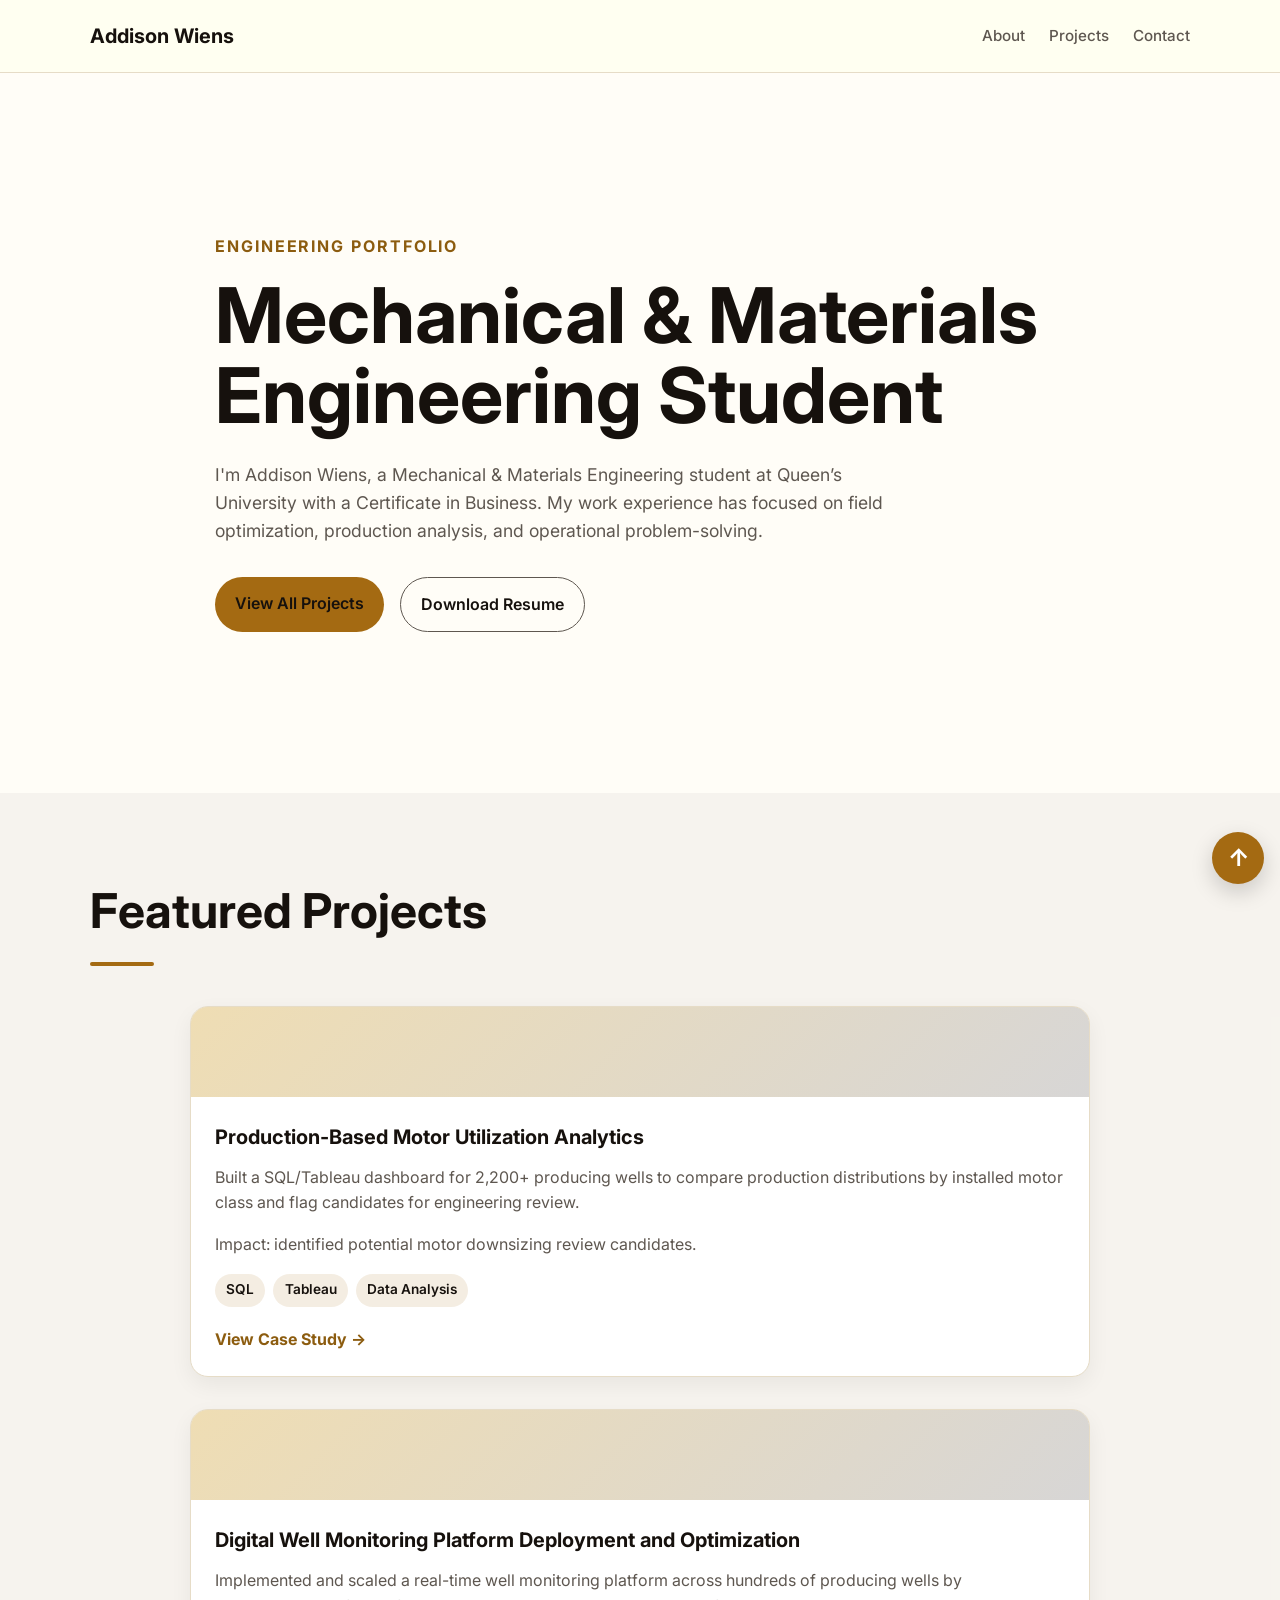
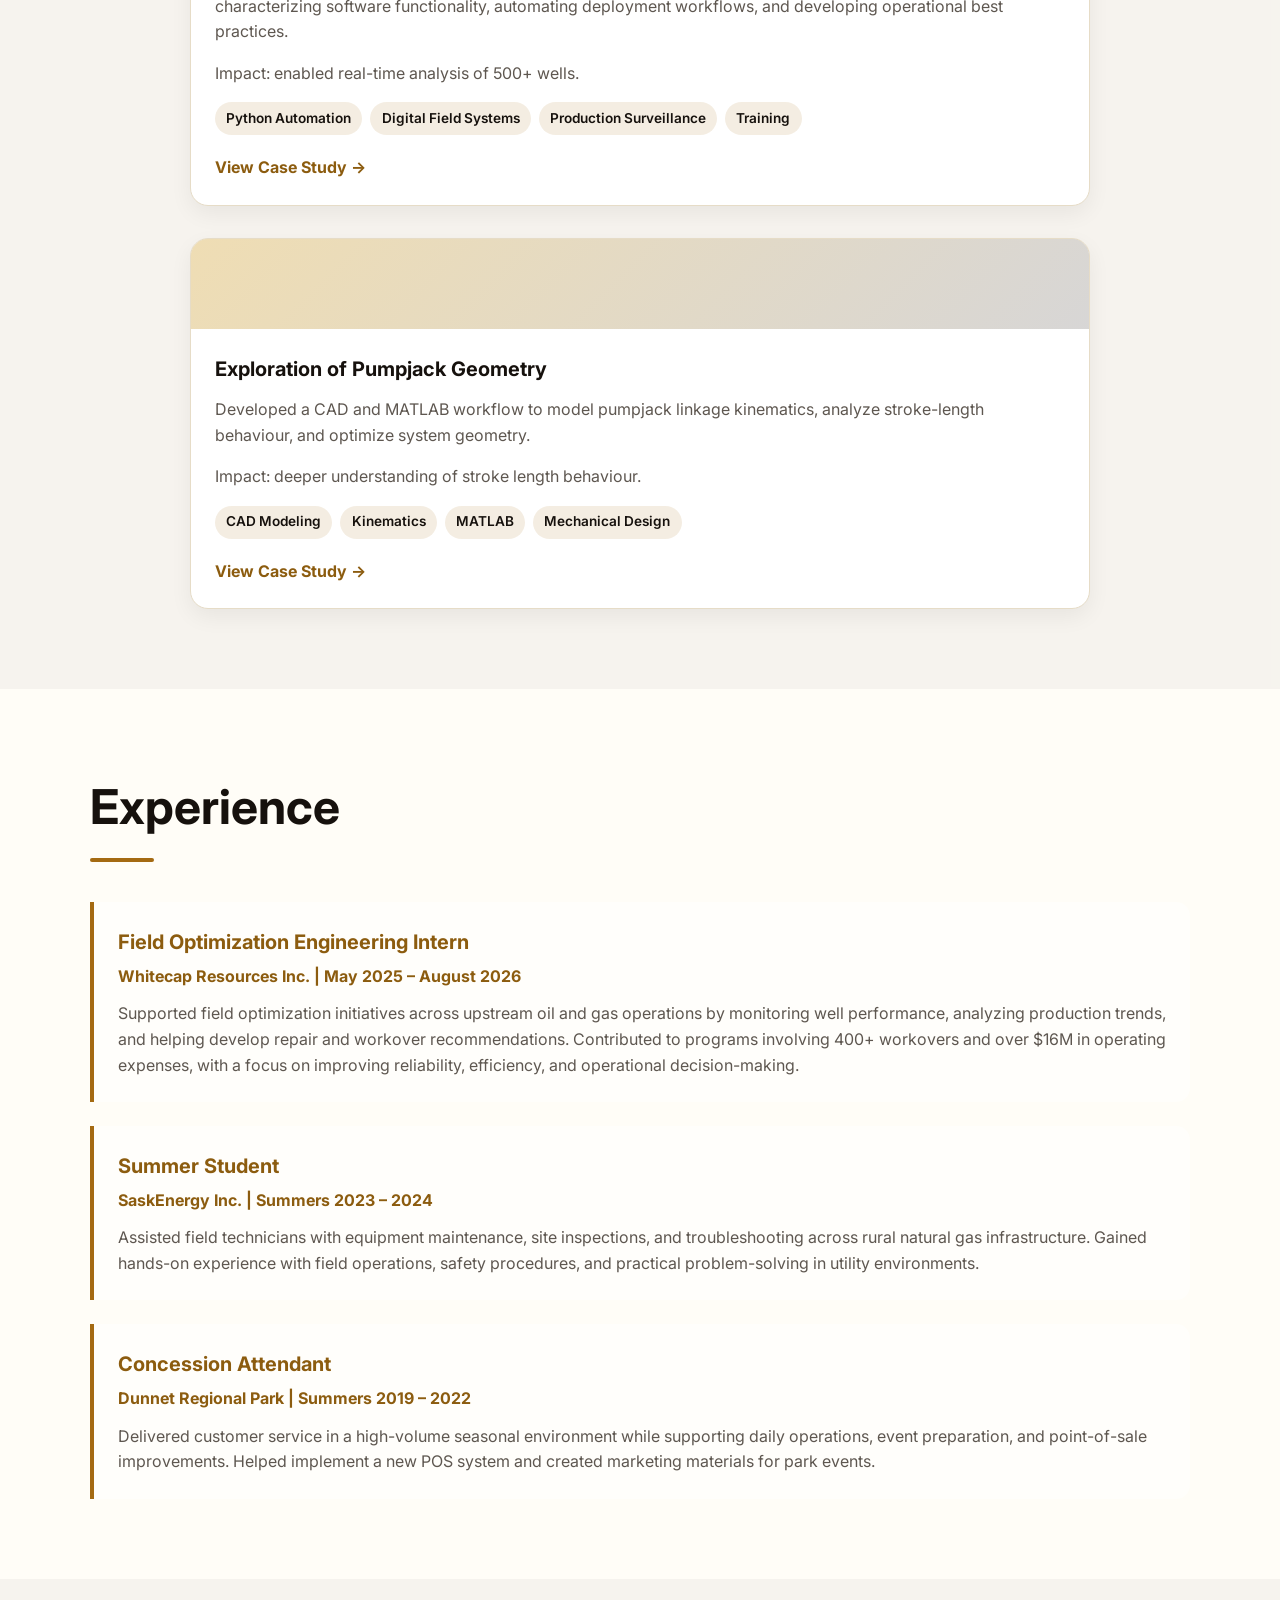
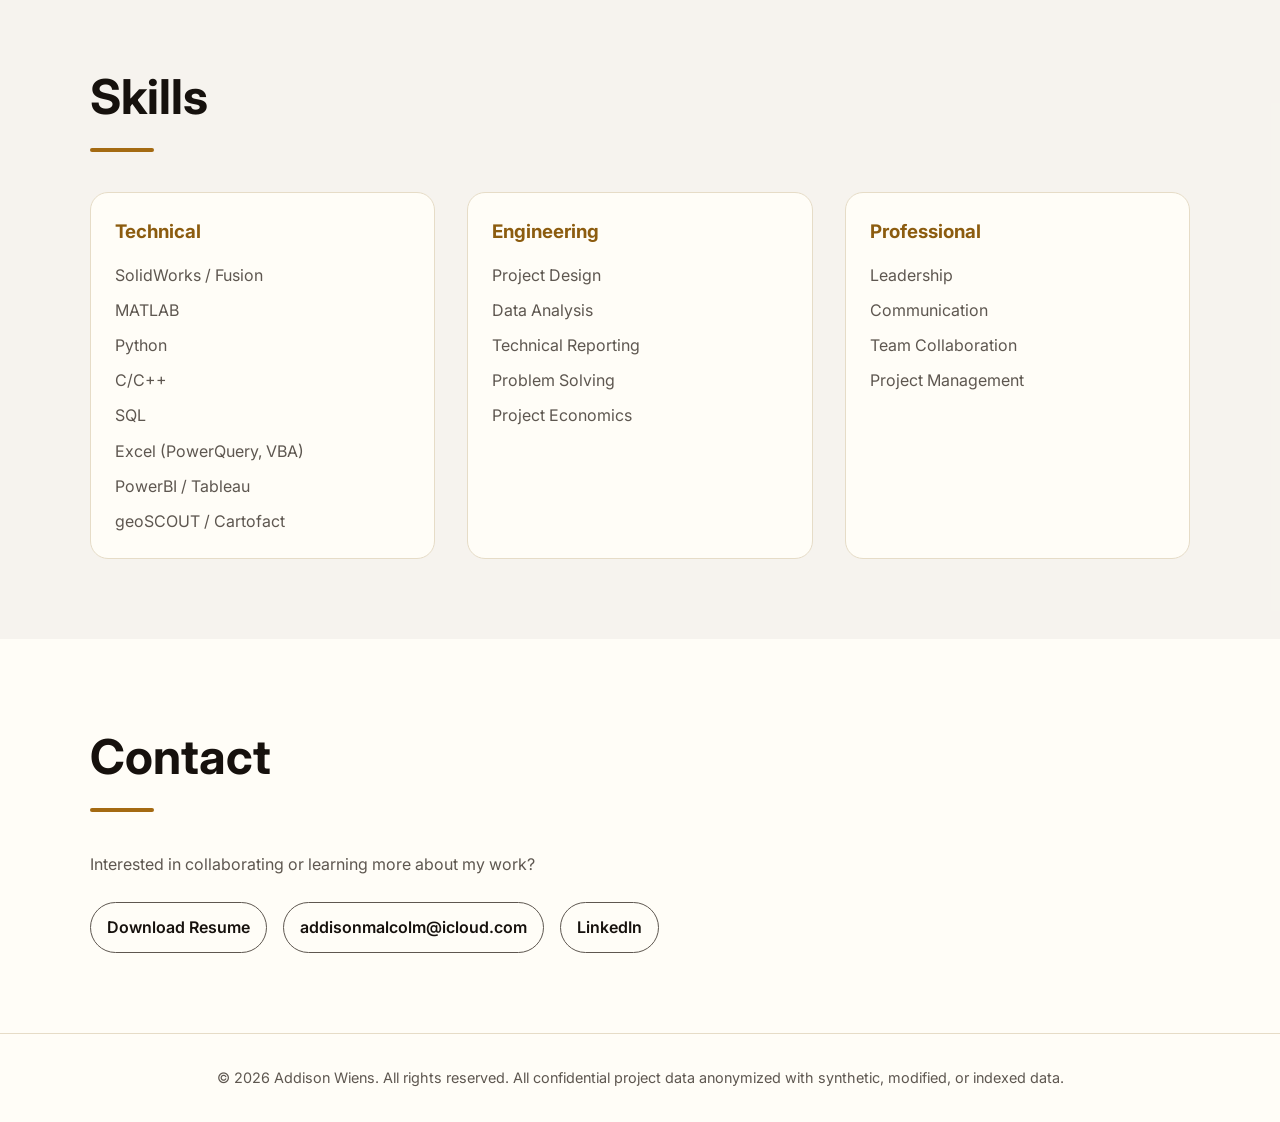
<file: index.html>
<!DOCTYPE html>
<html lang="en">
  <head>
    <meta charset="UTF-8" />
    <meta name="viewport" content="width=device-width, initial-scale=1.0" />
    <title>Addison Wiens | Engineering Portfolio</title>

    <!-- Google Font -->
    <link rel="preconnect" href="https://fonts.googleapis.com" />
    <link rel="preconnect" href="https://fonts.gstatic.com" crossorigin />
    <link
      href="https://fonts.googleapis.com/css2?family=Inter:wght@300;400;500;600;700&display=swap"
      rel="stylesheet"
    />

    <!-- CSS -->
    <link rel="stylesheet" href="style.css" />
  </head>

  <body id="top">
    <!-- =========================
       HEADER / NAVIGATION
  ========================== -->
    <header class="header">
      <div class="container nav-container">
        <h1 class="logo">Addison Wiens</h1>

        <nav class="nav">
          <ul class="nav-links">
            <li><a href="about.html">About</a></li>
            <li><a href="projects.html">Projects</a></li>
            <li><a href="#contact">Contact</a></li>
          </ul>
        </nav>
      </div>
    </header>

    <!-- =========================
       HERO SECTION
  ========================== -->
    <section class="hero">
      <div class="container hero-content">
        <div class="hero-text">
          <p class="hero-subtitle">Engineering Portfolio</p>

          <h2>Mechanical & Materials Engineering Student</h2>

          <p class="hero-description">
            I'm Addison Wiens, a Mechanical & Materials Engineering student at
            Queen’s University with a Certificate in Business. My work
            experience has focused on field optimization, production analysis,
            and operational problem-solving.
          </p>

          <div class="hero-buttons">
            <a href="projects.html" class="btn-primary">View All Projects</a>

            <a
              href="addison_wiens_resume_2026.pdf"
              target="_blank"
              rel="noopener noreferrer"
              class="btn-secondary"
            >
              Download Resume
            </a>
          </div>
        </div>
      </div>
    </section>
    <!-- =========================
       PROJECTS SECTION
  ========================== -->
    <section id="projects" class="section section-alt">
      <div class="container">
        <div class="section-title">
          <h2>Featured Projects</h2>
          <div class="title-line"></div>
        </div>

        <div class="project-grid">
          <article class="project-card">
            <div class="project-image" aria-hidden="true"></div>

            <div class="project-content">
              <h3>Production-Based Motor Utilization Analytics</h3>

              <p>
                Built a SQL/Tableau dashboard for 2,200+ producing wells to
                compare production distributions by installed motor class and
                flag candidates for engineering review.
              </p>
              <p class="project-impact">
                Impact: identified potential motor downsizing review candidates.
              </p>

              <div class="project-tags">
                <span>SQL</span>
                <span>Tableau</span>
                <span>Data Analysis</span>
              </div>

              <a href="production-motor-utilization.html" class="project-link">
                View Case Study →
              </a>
            </div>
          </article>

          <article class="project-card">
            <div class="project-image" aria-hidden="true"></div>

            <div class="project-content">
              <h3>
                Digital Well Monitoring Platform Deployment and Optimization
              </h3>

              <p>
                Implemented and scaled a real-time well monitoring platform
                across hundreds of producing wells by characterizing software
                functionality, automating deployment workflows, and developing
                operational best practices.
              </p>
              <p class="project-impact">
                Impact: enabled real-time analysis of 500+ wells.
              </p>

              <div class="project-tags">
                <span>Python Automation</span>
                <span>Digital Field Systems</span>
                <span>Production Surveillance</span>
                <span>Training</span>
              </div>

              <a href="digital_well_monitoring.html" class="project-link">
                View Case Study →
              </a>
            </div>
          </article>

          <article class="project-card">
            <div class="project-image" aria-hidden="true"></div>

            <div class="project-content">
              <h3>Exploration of Pumpjack Geometry</h3>

              <p>
                Developed a CAD and MATLAB workflow to model pumpjack linkage
                kinematics, analyze stroke-length behaviour, and optimize system
                geometry.
              </p>
              <p class="project-impact">
                Impact: deeper understanding of stroke length behaviour.
              </p>

              <div class="project-tags">
                <span>CAD Modeling</span>
                <span>Kinematics</span>
                <span>MATLAB</span>
                <span>Mechanical Design</span>
              </div>

              <a href="pumpjack_model.html" class="project-link">
                View Case Study →
              </a>
            </div>
          </article>
        </div>
      </div>
    </section>

    <!-- =========================
       EXPERIENCE SECTION
  ========================== -->
    <section id="experience" class="section">
      <div class="container">
        <div class="section-title">
          <h2>Experience</h2>
          <div class="title-line"></div>
        </div>

        <div class="timeline">
          <div class="timeline-item">
            <h3>Field Optimization Engineering Intern</h3>

            <p class="timeline-company">
              Whitecap Resources Inc. | May 2025 – August 2026
            </p>

            <p>
              Supported field optimization initiatives across upstream oil and
              gas operations by monitoring well performance, analyzing
              production trends, and helping develop repair and workover
              recommendations. Contributed to programs involving 400+ workovers
              and over $16M in operating expenses, with a focus on improving
              reliability, efficiency, and operational decision-making.
            </p>
          </div>

          <div class="timeline-item">
            <h3>Summer Student</h3>

            <p class="timeline-company">
              SaskEnergy Inc. | Summers 2023 – 2024
            </p>

            <p>
              Assisted field technicians with equipment maintenance, site
              inspections, and troubleshooting across rural natural gas
              infrastructure. Gained hands-on experience with field operations,
              safety procedures, and practical problem-solving in utility
              environments.
            </p>
          </div>

          <div class="timeline-item">
            <h3>Concession Attendant</h3>

            <p class="timeline-company">
              Dunnet Regional Park | Summers 2019 – 2022
            </p>

            <p>
              Delivered customer service in a high-volume seasonal environment
              while supporting daily operations, event preparation, and
              point-of-sale improvements. Helped implement a new POS system and
              created marketing materials for park events.
            </p>
          </div>
        </div>
      </div>
    </section>
    <!-- =========================
       SKILLS SECTION
  ========================== -->
    <section id="skills" class="section section-alt">
      <div class="container">
        <div class="section-title">
          <h2>Skills</h2>
          <div class="title-line"></div>
        </div>

        <div class="skills-grid">
          <div class="skill-category">
            <h3>Technical</h3>

            <ul>
              <li>SolidWorks / Fusion</li>
              <li>MATLAB</li>
              <li>Python</li>
              <li>C/C++</li>
              <li>SQL</li>
              <li>Excel (PowerQuery, VBA)</li>
              <li>PowerBI / Tableau</li>
              <li>geoSCOUT / Cartofact</li>
            </ul>
          </div>

          <div class="skill-category">
            <h3>Engineering</h3>

            <ul>
              <li>Project Design</li>
              <li>Data Analysis</li>
              <li>Technical Reporting</li>
              <li>Problem Solving</li>
              <li>Project Economics</li>
            </ul>
          </div>

          <div class="skill-category">
            <h3>Professional</h3>

            <ul>
              <li>Leadership</li>
              <li>Communication</li>
              <li>Team Collaboration</li>
              <li>Project Management</li>
            </ul>
          </div>
        </div>
      </div>
    </section>

    <!-- =========================
       CONTACT SECTION
  ========================== -->
    <section id="contact" class="section">
      <div class="container">
        <div class="section-title">
          <h2>Contact</h2>
          <div class="title-line"></div>
        </div>

        <div class="contact-content">
          <p>Interested in collaborating or learning more about my work?</p>

          <div class="contact-links">
            <a href="addison_wiens_resume_2026.pdf"> Download Resume </a>

            <a href="mailto:addisonmalcolm@icloud.com">
              addisonmalcolm@icloud.com
            </a>

            <a
              href="https://ca.linkedin.com/in/addison-wiens-8a478a259"
              target="_blank"
              rel="noopener noreferrer"
            >
              LinkedIn
            </a>
          </div>
        </div>
      </div>
    </section>

    <!-- =========================
       FOOTER
  ========================== -->
    <footer class="footer">
      <div class="container">
        <p>
          © 2026 Addison Wiens. All rights reserved. All confidential project
          data anonymized with synthetic, modified, or indexed data.
        </p>
      </div>
    </footer>
    <a href="#top" class="back-to-top" aria-label="Back to top"> ↑ </a>
  </body>
</html>
</file>
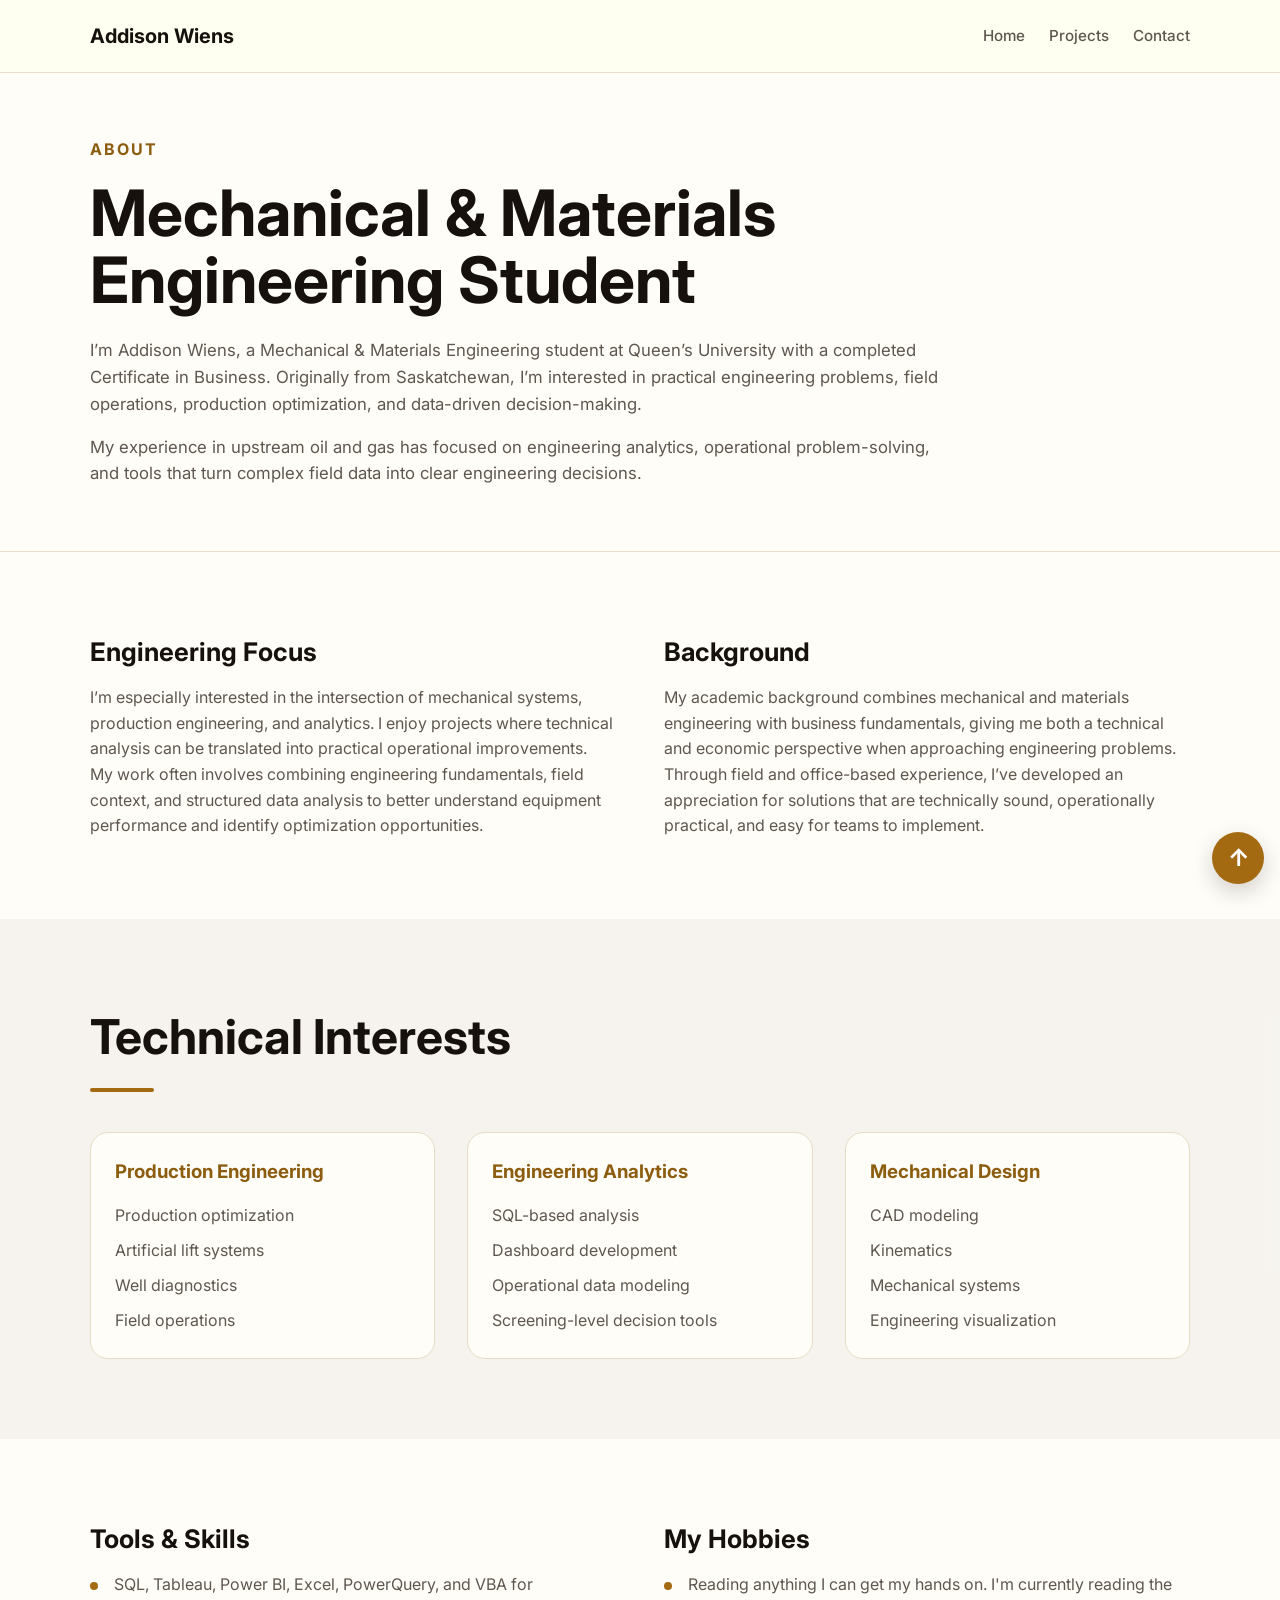
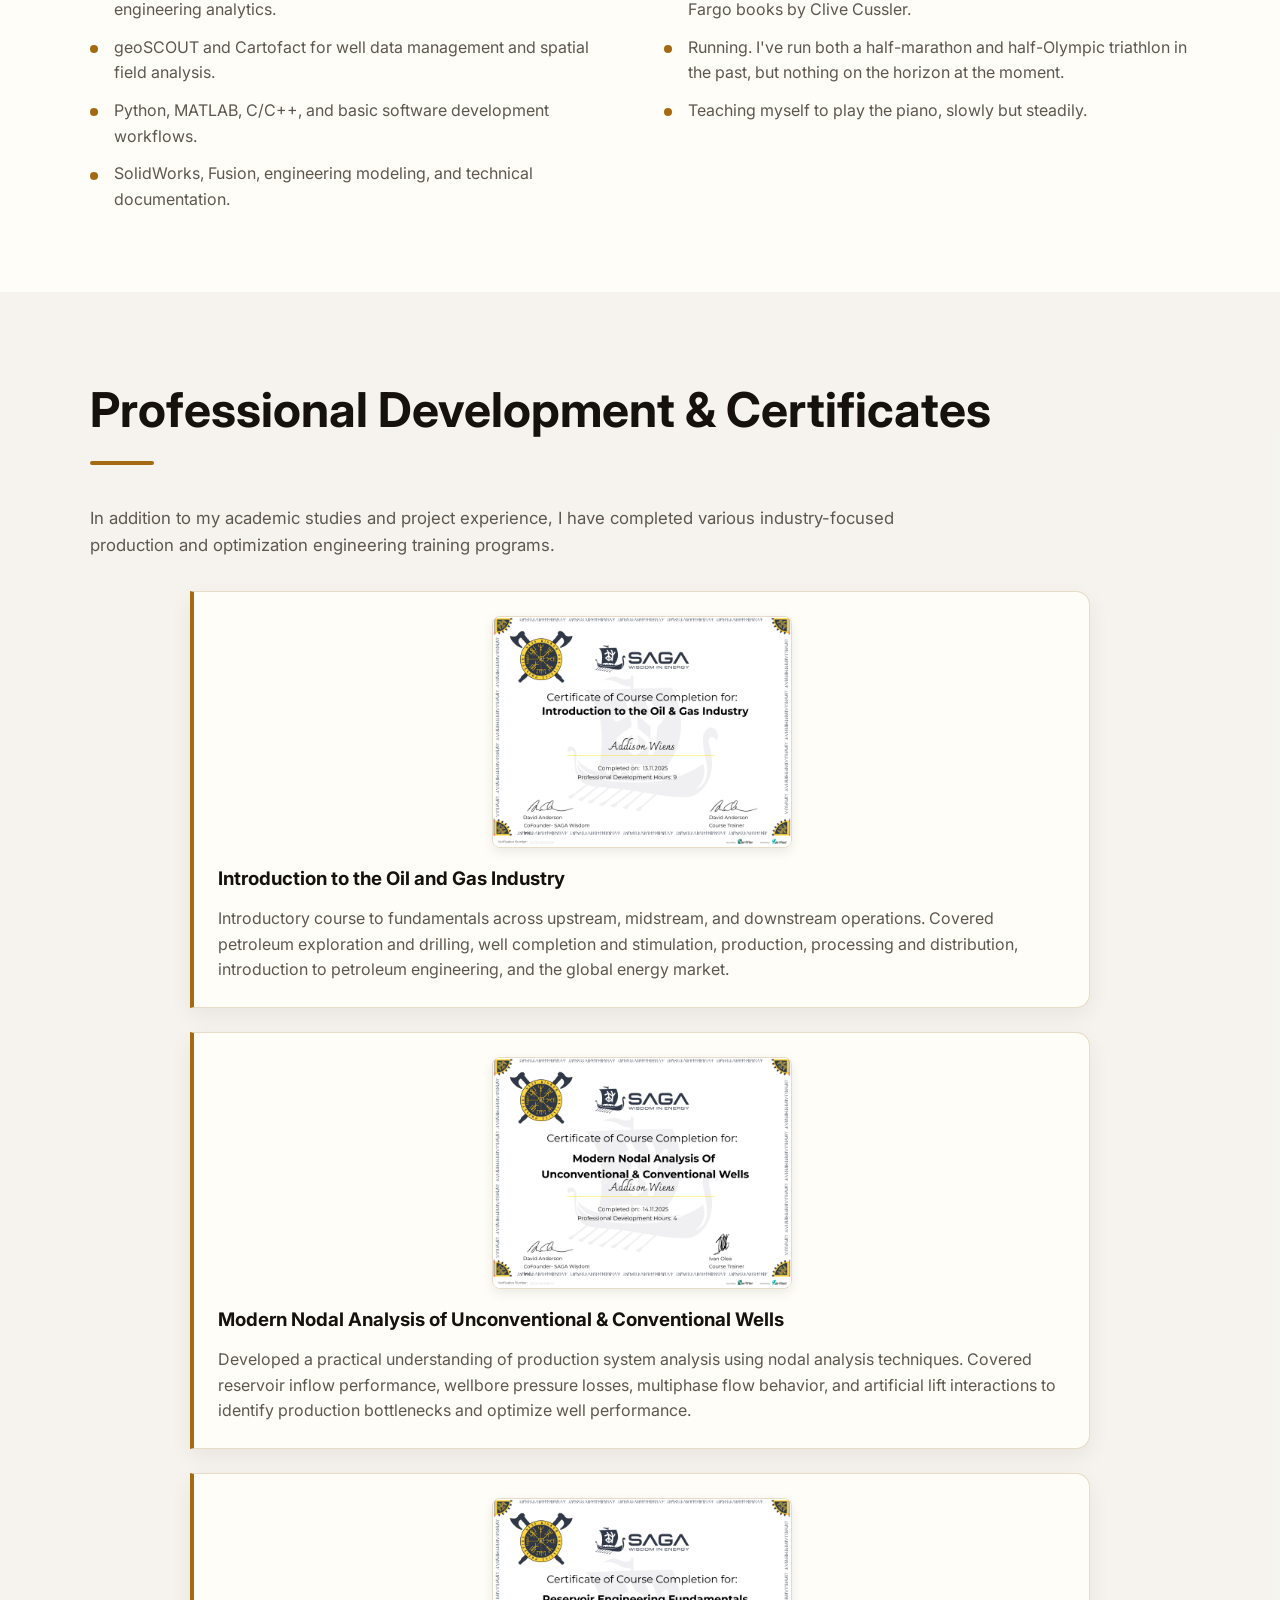
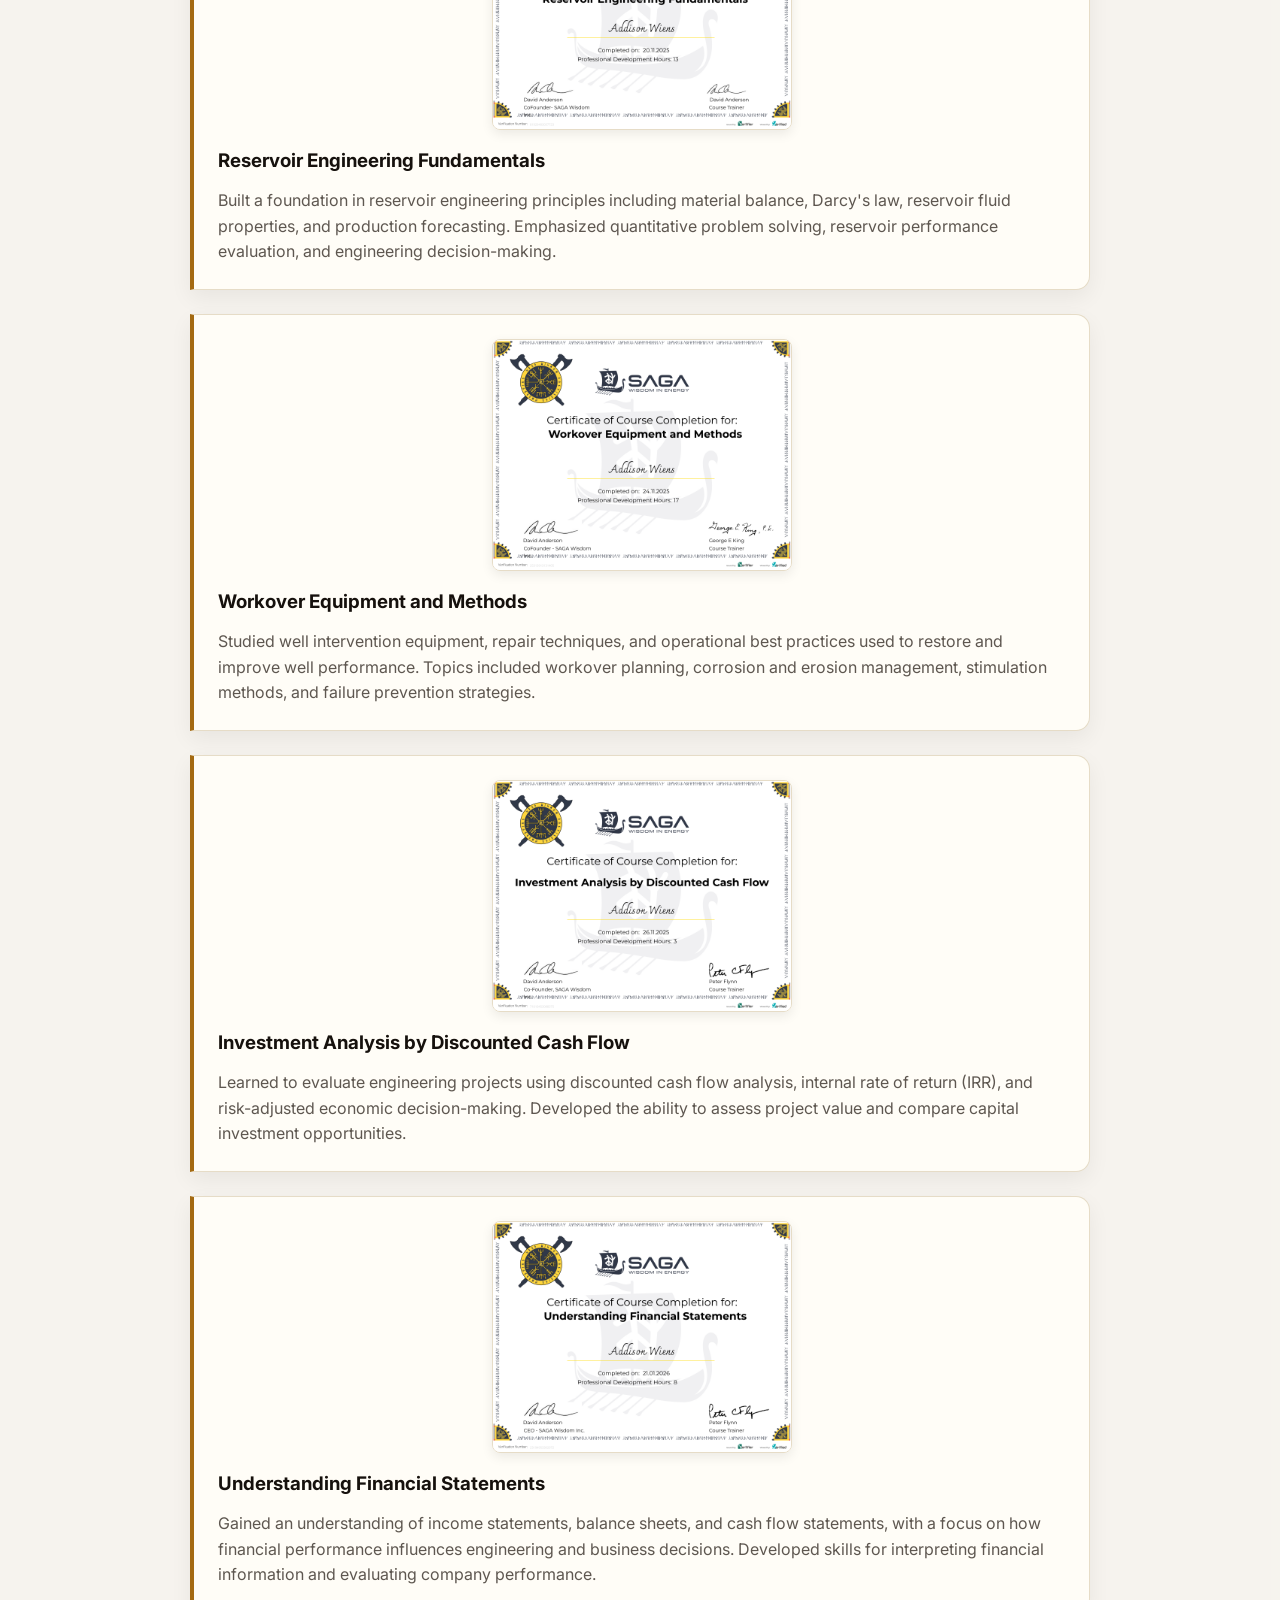
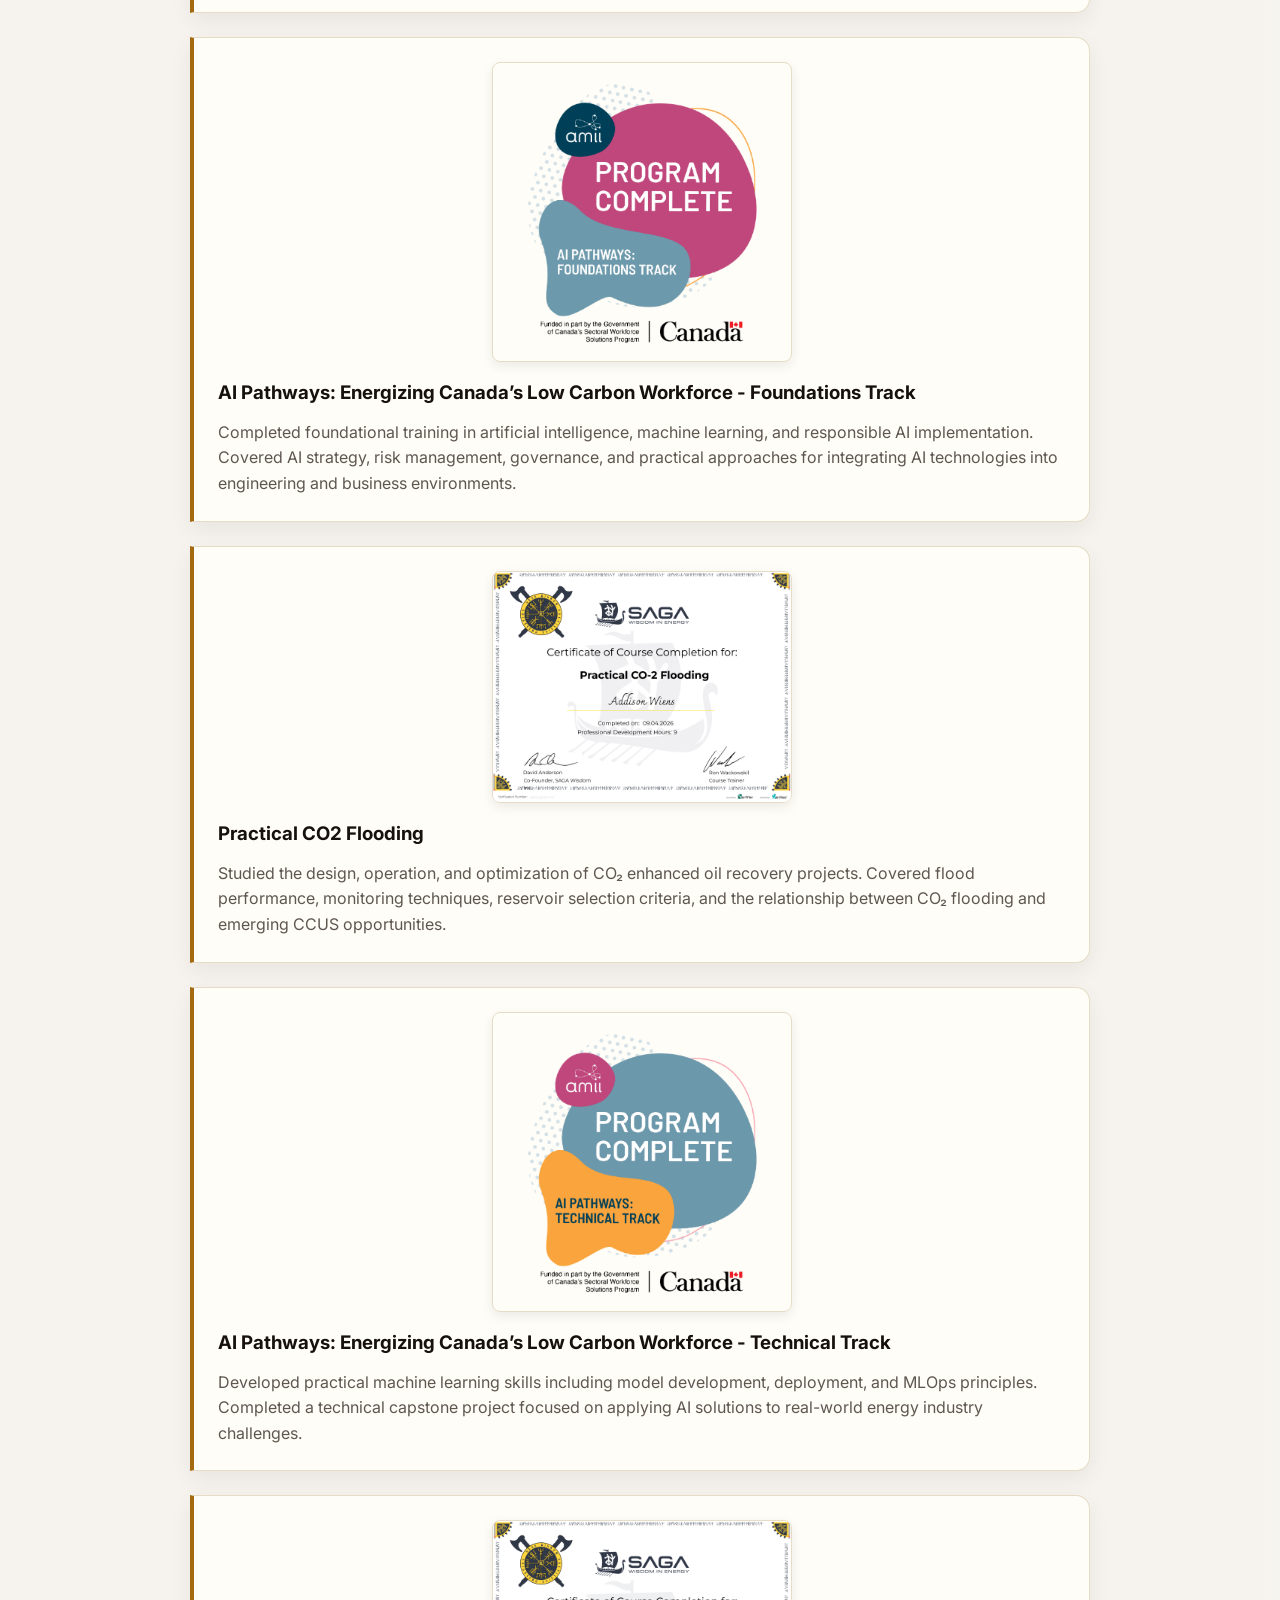
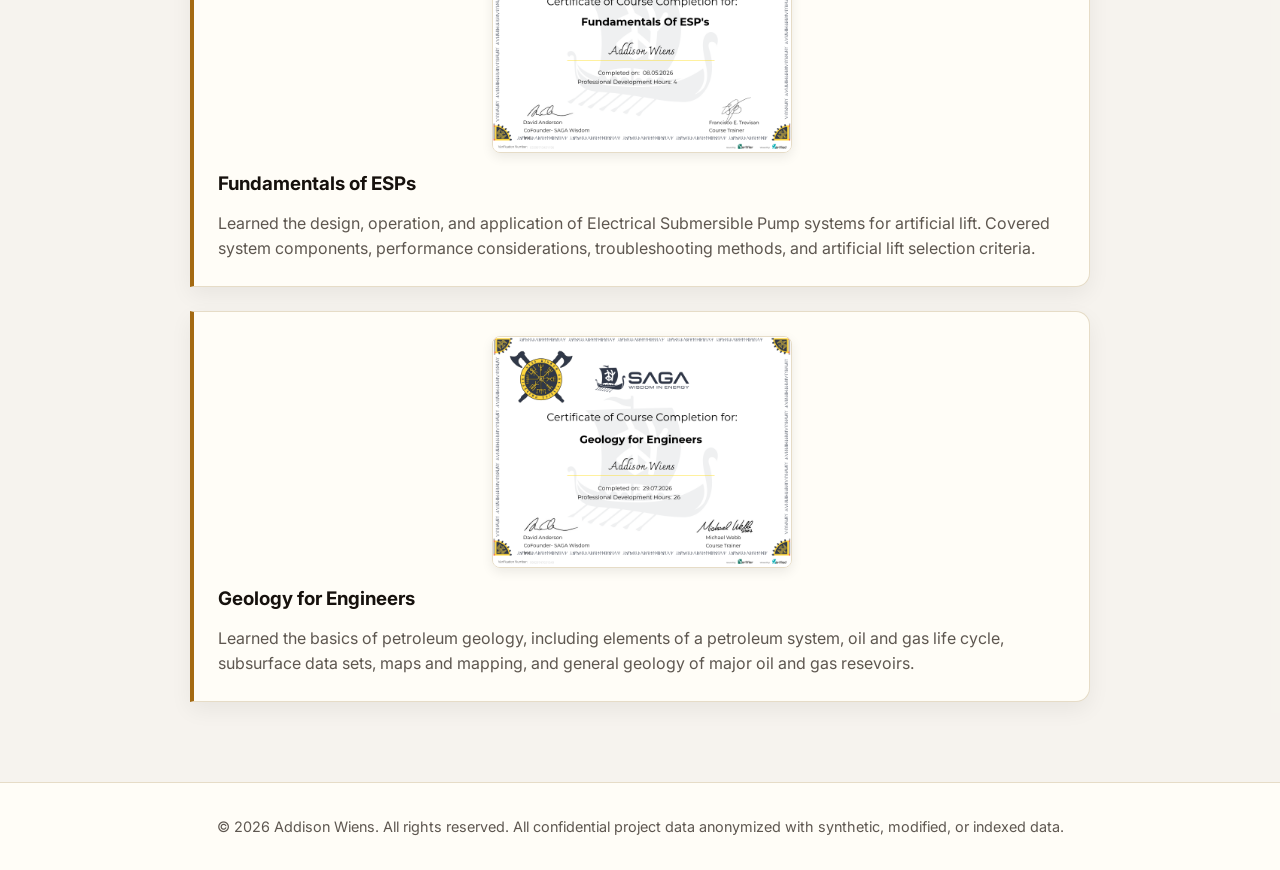
<file: about.html>
<!DOCTYPE html>
<html lang="en">
  <head>
    <meta charset="UTF-8" />
    <meta name="viewport" content="width=device-width, initial-scale=1.0" />

    <title>About | Addison Wiens</title>

    <link rel="preconnect" href="https://fonts.googleapis.com" />
    <link rel="preconnect" href="https://fonts.gstatic.com" crossorigin />

    <link
      href="https://fonts.googleapis.com/css2?family=Inter:wght@300;400;500;600;700&display=swap"
      rel="stylesheet"
    />

    <link rel="stylesheet" href="style.css" />
  </head>

  <body id="top">
    <header class="header">
      <div class="container nav-container">
        <h1 class="logo">Addison Wiens</h1>

        <nav class="nav">
          <ul class="nav-links">
            <li><a href="index.html">Home</a></li>
            <li><a href="projects.html">Projects</a></li>
            <li><a href="index.html#contact">Contact</a></li>
          </ul>
        </nav>
      </div>
    </header>

    <main>
      <section class="project-hero">
        <div class="container">
          <p class="hero-subtitle">About</p>

          <h2>Mechanical & Materials Engineering Student</h2>

          <p class="project-summary">
            I’m Addison Wiens, a Mechanical & Materials Engineering student at
            Queen’s University with a completed Certificate in Business.
            Originally from Saskatchewan, I’m interested in practical
            engineering problems, field operations, production optimization, and
            data-driven decision-making.
          </p>

          <p class="project-summary">
            My experience in upstream oil and gas has focused on engineering
            analytics, operational problem-solving, and tools that turn complex
            field data into clear engineering decisions.
          </p>
        </div>
      </section>

      <section class="section">
        <div class="container project-detail-grid">
          <div>
            <h2>Engineering Focus</h2>

            <p>
              I’m especially interested in the intersection of mechanical
              systems, production engineering, and analytics. I enjoy projects
              where technical analysis can be translated into practical
              operational improvements.
            </p>

            <p>
              My work often involves combining engineering fundamentals, field
              context, and structured data analysis to better understand
              equipment performance and identify optimization opportunities.
            </p>
          </div>

          <div>
            <h2>Background</h2>

            <p>
              My academic background combines mechanical and materials
              engineering with business fundamentals, giving me both a technical
              and economic perspective when approaching engineering problems.
            </p>

            <p>
              Through field and office-based experience, I’ve developed an
              appreciation for solutions that are technically sound,
              operationally practical, and easy for teams to implement.
            </p>
          </div>
        </div>
      </section>

      <section class="section section-alt">
        <div class="container">
          <div class="section-title">
            <h2>Technical Interests</h2>
            <div class="title-line"></div>
          </div>

          <div class="skills-grid">
            <div class="skill-category">
              <h3>Production Engineering</h3>
              <ul>
                <li>Production optimization</li>
                <li>Artificial lift systems</li>
                <li>Well diagnostics</li>
                <li>Field operations</li>
              </ul>
            </div>

            <div class="skill-category">
              <h3>Engineering Analytics</h3>
              <ul>
                <li>SQL-based analysis</li>
                <li>Dashboard development</li>
                <li>Operational data modeling</li>
                <li>Screening-level decision tools</li>
              </ul>
            </div>

            <div class="skill-category">
              <h3>Mechanical Design</h3>
              <ul>
                <li>CAD modeling</li>
                <li>Kinematics</li>
                <li>Mechanical systems</li>
                <li>Engineering visualization</li>
              </ul>
            </div>
          </div>
        </div>
      </section>

      <section class="section">
        <div class="container project-detail-grid">
          <div>
            <h2>Tools & Skills</h2>

            <ul class="project-bullets">
              <li>
                SQL, Tableau, Power BI, Excel, PowerQuery, and VBA for
                engineering analytics.
              </li>

              <li>
                geoSCOUT and Cartofact for well data management and spatial
                field analysis.
              </li>

              <li>
                Python, MATLAB, C/C++, and basic software development workflows.
              </li>

              <li>
                SolidWorks, Fusion, engineering modeling, and technical
                documentation.
              </li>
            </ul>
          </div>

          <div>
            <h2>My Hobbies</h2>

            <ul class="project-bullets">
              <li>
                Reading anything I can get my hands on. I'm currently reading
                the Fargo books by Clive Cussler.
              </li>
              <li>
                Running. I've run both a half-marathon and half-Olympic
                triathlon in the past, but nothing on the horizon at the moment.
              </li>
              <li>Teaching myself to play the piano, slowly but steadily.</li>
            </ul>
          </div>
        </div>
      </section>

      <section class="section section-alt">
        <div class="container">
          <div class="section-title">
            <h2>Professional Development & Certificates</h2>
            <div class="title-line"></div>
          </div>

          <p class="project-summary">
            In addition to my academic studies and project experience, I have
            completed various industry-focused production and optimization
            engineering training programs.
          </p>

          <div class="cert-grid">
            <div class="cert-card">
              <img
                src="intro_to_oil.png"
                alt="Introduction to Oil and Gas Course Certificate"
                loading="lazy"
              />
              <h3>Introduction to the Oil and Gas Industry</h3>

              <p>
                Introductory course to fundamentals across upstream, midstream,
                and downstream operations. Covered petroleum exploration and
                drilling, well completion and stimulation, production,
                processing and distribution, introduction to petroleum
                engineering, and the global energy market.
              </p>
            </div>

            <div class="cert-card">
              <img
                src="nodal.png"
                alt="Modern Nodal Analysis of Unconventional & Conventional Wells Certificate"
                loading="lazy"
              />
              <h3>
                Modern Nodal Analysis of Unconventional & Conventional Wells
              </h3>

              <p>
                Developed a practical understanding of production system
                analysis using nodal analysis techniques. Covered reservoir
                inflow performance, wellbore pressure losses, multiphase flow
                behavior, and artificial lift interactions to identify
                production bottlenecks and optimize well performance.
              </p>
            </div>

            <div class="cert-card">
              <img
                src="res_eng.png"
                alt="Reservoir Engineering Fundamentals Certificate"
                loading="lazy"
              />
              <h3>Reservoir Engineering Fundamentals</h3>

              <p>
                Built a foundation in reservoir engineering principles including
                material balance, Darcy's law, reservoir fluid properties, and
                production forecasting. Emphasized quantitative problem solving,
                reservoir performance evaluation, and engineering
                decision-making.
              </p>
            </div>

            <div class="cert-card">
              <img
                src="workovers.png"
                alt="Workover Equipment and Methods Certificate"
                loading="lazy"
              />
              <h3>Workover Equipment and Methods</h3>

              <p>
                Studied well intervention equipment, repair techniques, and
                operational best practices used to restore and improve well
                performance. Topics included workover planning, corrosion and
                erosion management, stimulation methods, and failure prevention
                strategies.
              </p>
            </div>

            <div class="cert-card">
              <img
                src="investment.png"
                alt="Investment Analysis by Discounted Cash Flow Certificate"
                loading="lazy"
              />
              <h3>Investment Analysis by Discounted Cash Flow</h3>

              <p>
                Learned to evaluate engineering projects using discounted cash
                flow analysis, internal rate of return (IRR), and risk-adjusted
                economic decision-making. Developed the ability to assess
                project value and compare capital investment opportunities.
              </p>
            </div>

            <div class="cert-card">
              <img
                src="fin_statements.png"
                alt="Understanding Financial Statements Certificate"
                loading="lazy"
              />
              <h3>Understanding Financial Statements</h3>

              <p>
                Gained an understanding of income statements, balance sheets,
                and cash flow statements, with a focus on how financial
                performance influences engineering and business decisions.
                Developed skills for interpreting financial information and
                evaluating company performance.
              </p>
            </div>

            <div class="cert-card">
              <img
                src="amii_found.png"
                alt="AI Pathways: Energizing Canada’s Low Carbon Workforce - Foundations Track Certificate"
                loading="lazy"
              />
              <h3>
                AI Pathways: Energizing Canada’s Low Carbon Workforce -
                Foundations Track
              </h3>

              <p>
                Completed foundational training in artificial intelligence,
                machine learning, and responsible AI implementation. Covered AI
                strategy, risk management, governance, and practical approaches
                for integrating AI technologies into engineering and business
                environments.
              </p>
            </div>

            <div class="cert-card">
              <img
                src="co2.png"
                alt="Practical CO2 Flooding Certificate"
                loading="lazy"
              />
              <h3>Practical CO2 Flooding</h3>

              <p>
                Studied the design, operation, and optimization of CO₂ enhanced
                oil recovery projects. Covered flood performance, monitoring
                techniques, reservoir selection criteria, and the relationship
                between CO₂ flooding and emerging CCUS opportunities.
              </p>
            </div>

            <div class="cert-card">
              <img
                src="amii_tech.png"
                alt="AI Pathways: Energizing Canada’s Low Carbon Workforce - Technical Track Certificate"
                loading="lazy"
              />
              <h3>
                AI Pathways: Energizing Canada’s Low Carbon Workforce -
                Technical Track
              </h3>

              <p>
                Developed practical machine learning skills including model
                development, deployment, and MLOps principles. Completed a
                technical capstone project focused on applying AI solutions to
                real-world energy industry challenges.
              </p>
            </div>

            <div class="cert-card">
              <img
                src="esps.png"
                alt="Fundamentals of ESPs Certificate"
                loading="lazy"
              />
              <h3>Fundamentals of ESPs</h3>

              <p>
                Learned the design, operation, and application of Electrical
                Submersible Pump systems for artificial lift. Covered system
                components, performance considerations, troubleshooting methods,
                and artificial lift selection criteria.
              </p>
            </div>

	    <div class="cert-card">
              <img
                src="geology.png"
                alt="Geology for Engineers Certificate"
                loading="lazy"
              />
              <h3>Geology for Engineers</h3>

              <p>
                Learned the basics of petroleum geology, including elements of a petroleum system,
		oil and gas life cycle, subsurface data sets, maps and mapping, and general geology
		of major oil and gas resevoirs.
              </p>
            </div>
          </div>
        </div>
      </section>
    </main>

    <footer class="footer">
      <div class="container">
        <p>
          © 2026 Addison Wiens. All rights reserved. All confidential project
          data anonymized with synthetic, modified, or indexed data.
        </p>
      </div>

    </footer>
    <a href="#top" class="back-to-top" aria-label="Back to top"> ↑ </a>
  </body>
</html>
</file>
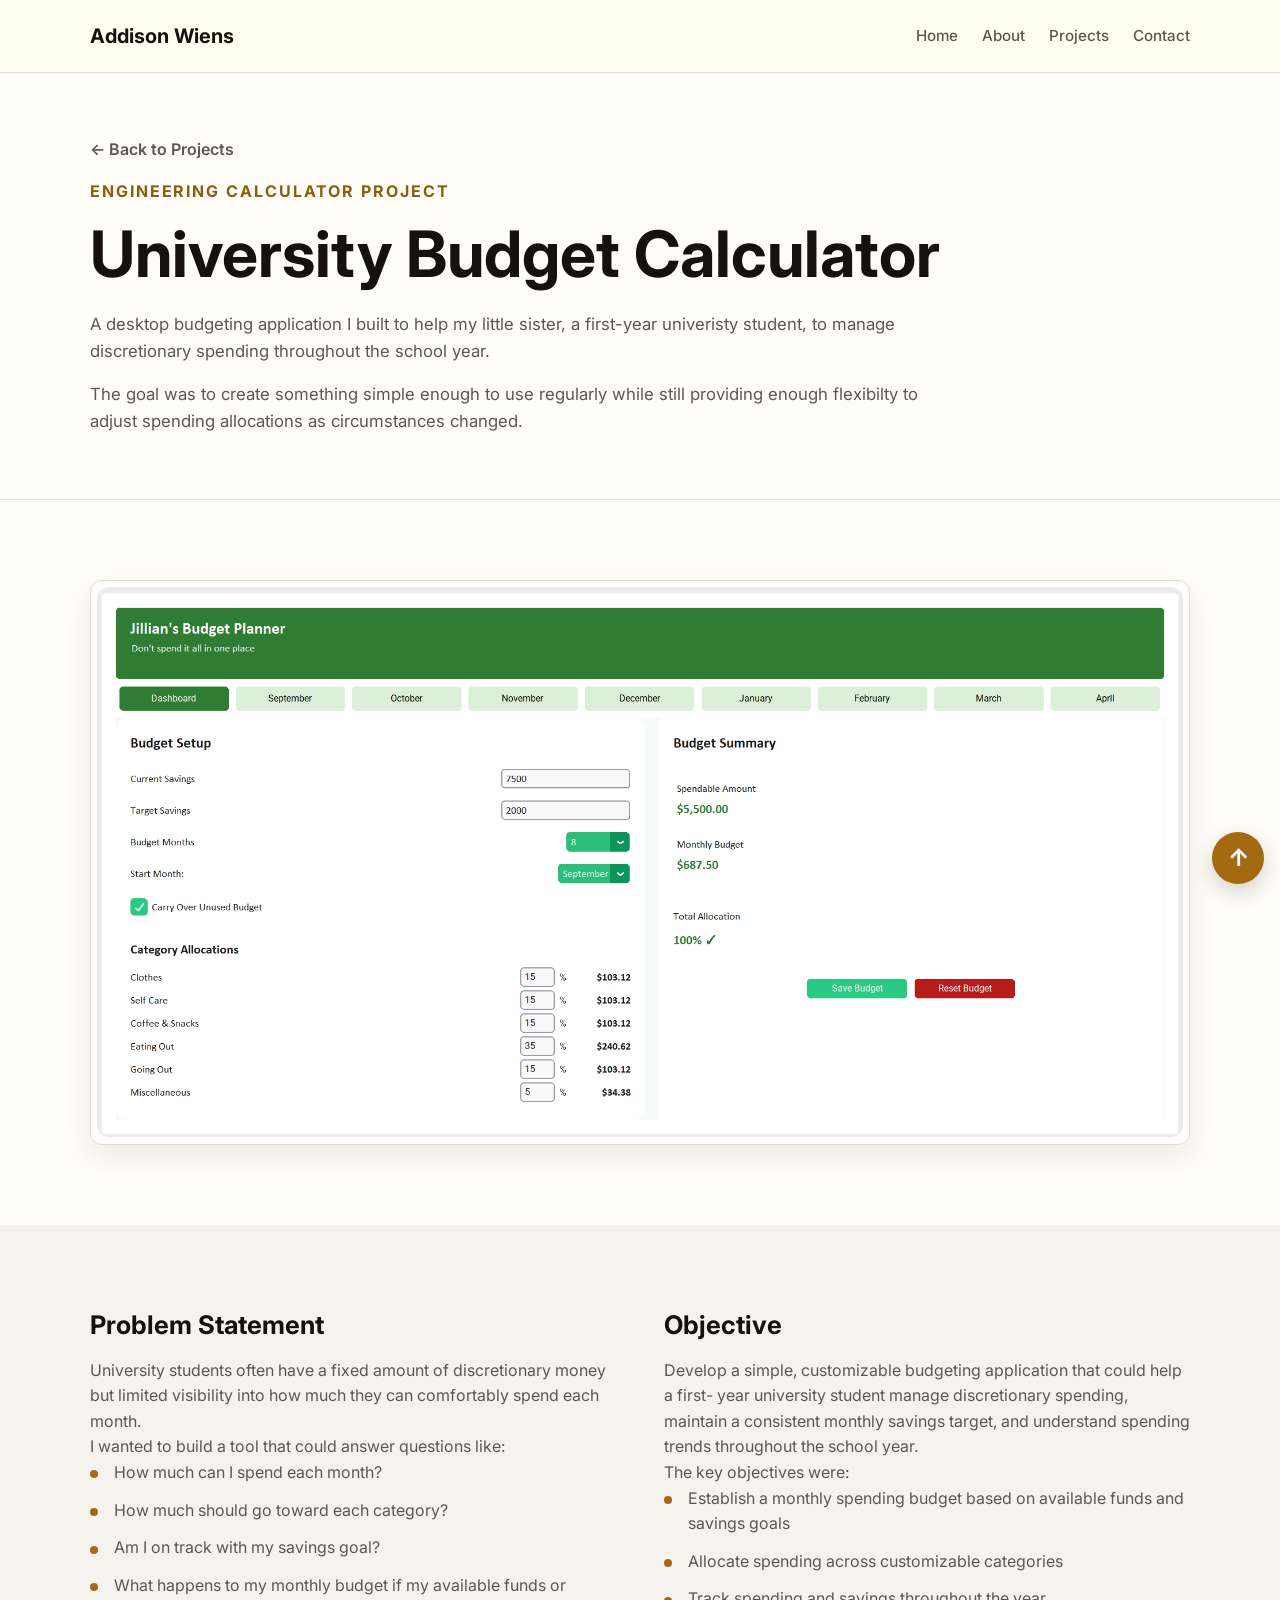
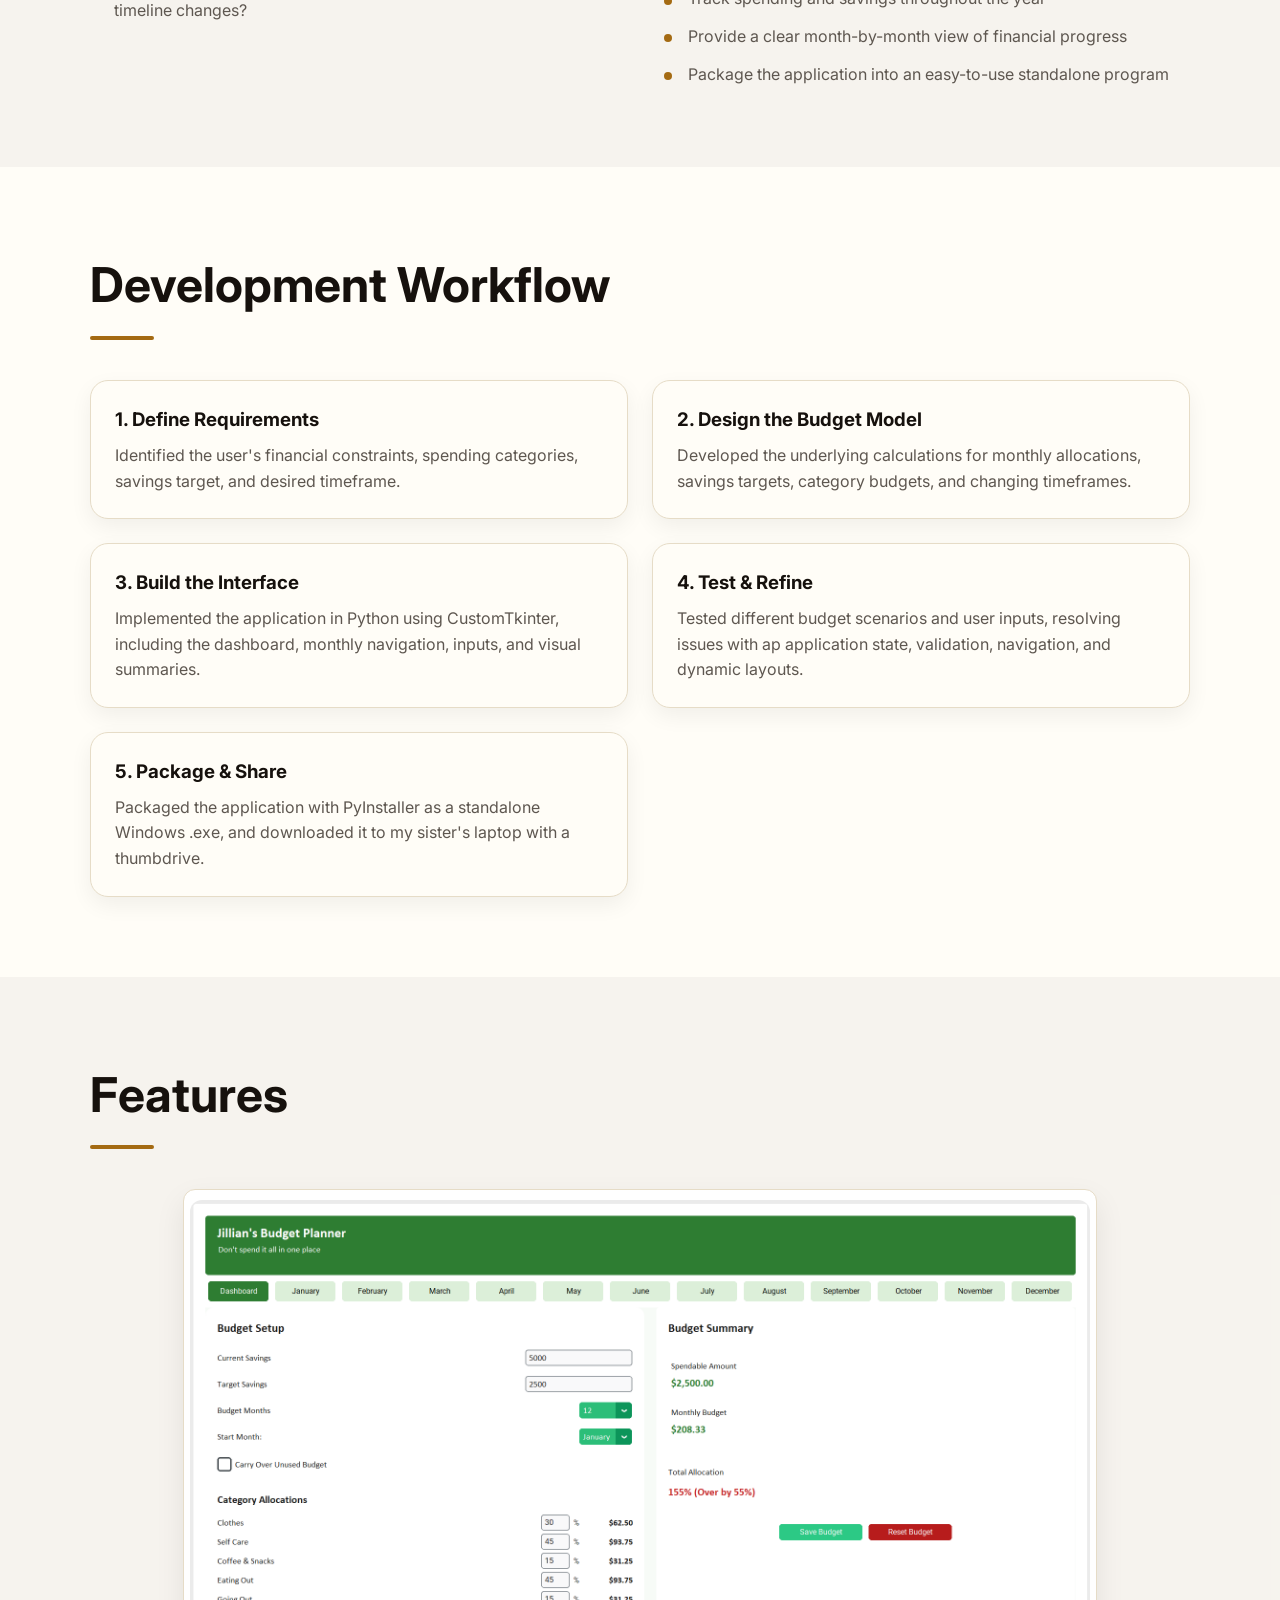
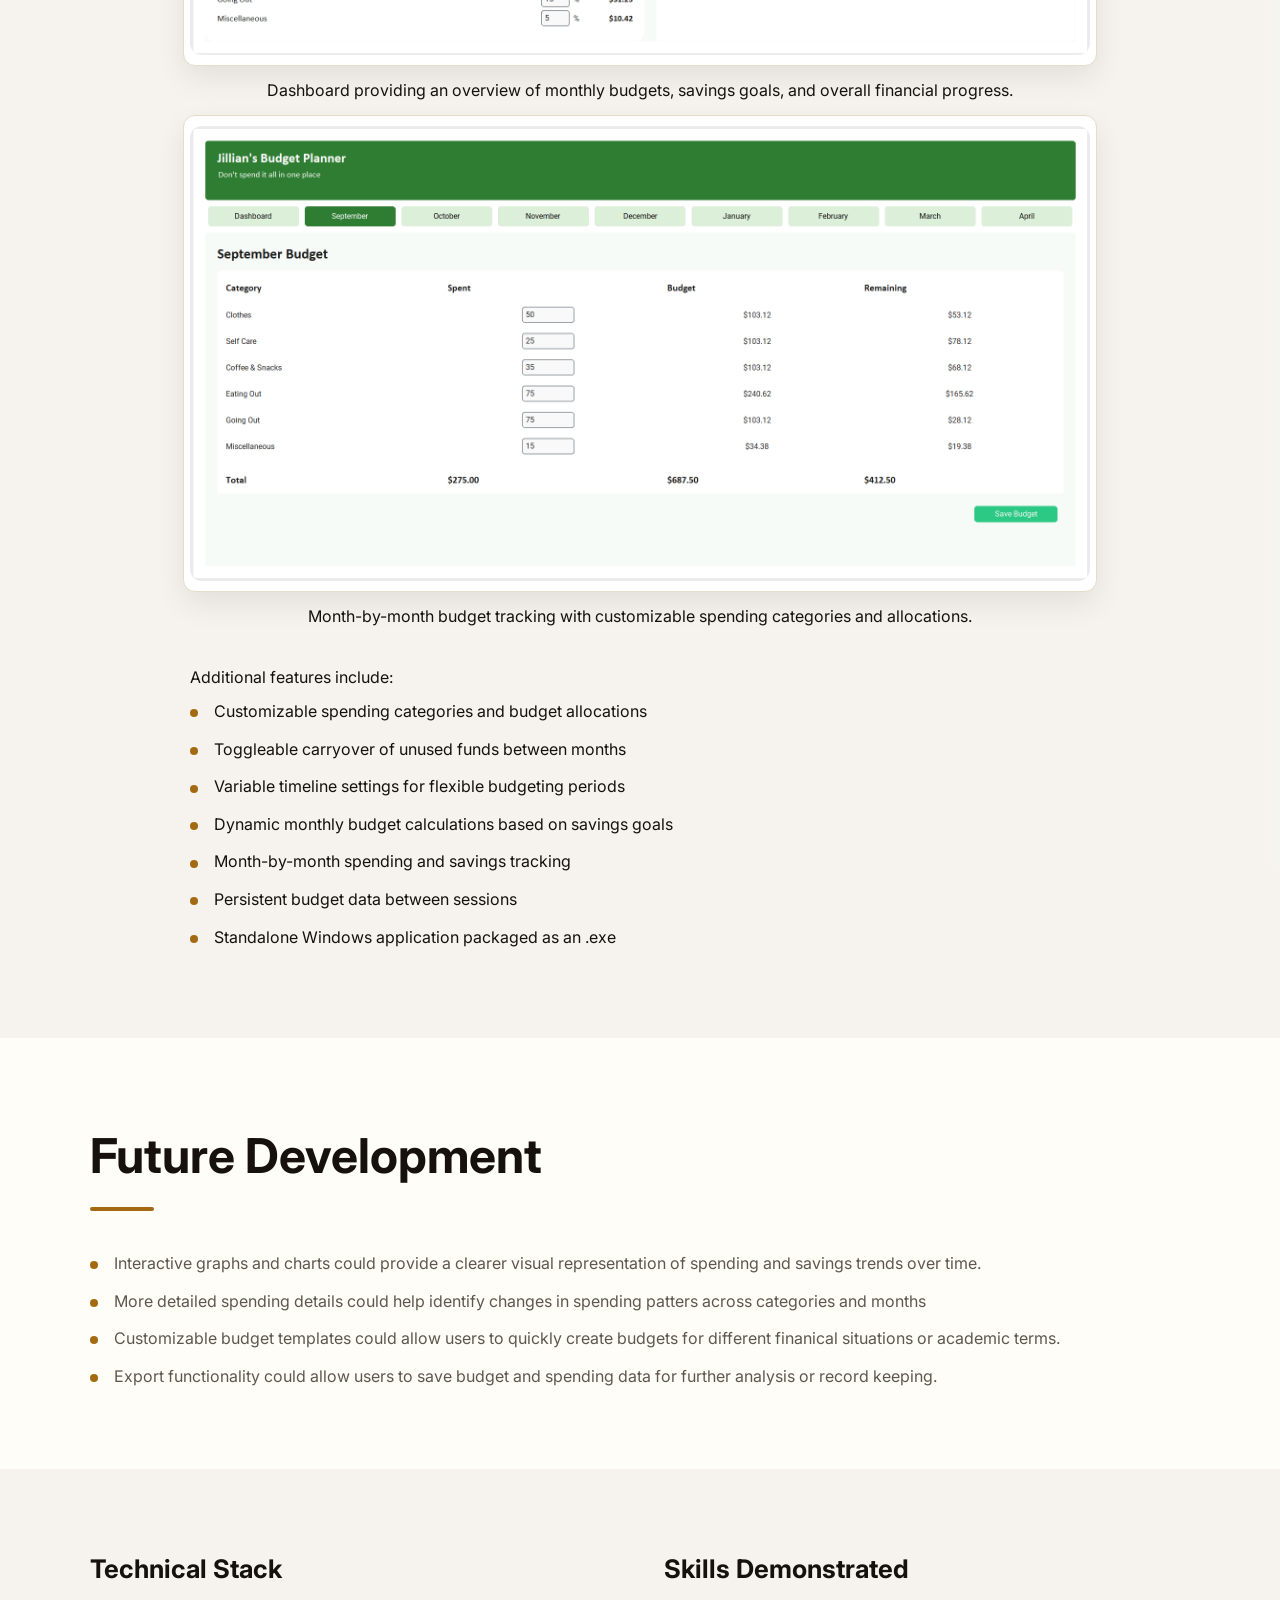
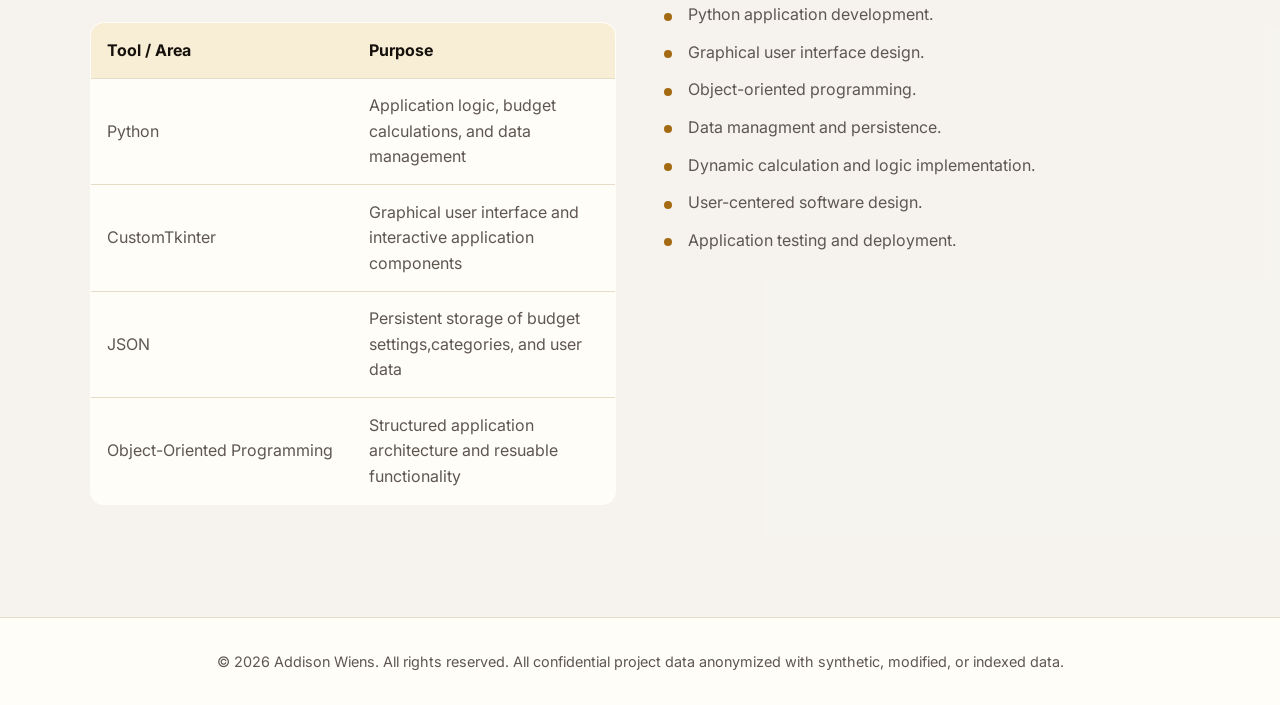
<file: budget_calculator.html>
<!DOCTYPE html>
<html lang="en">
  <head>
    <meta charset="UTF-8" />
    <meta name="viewport" content="width=device-width, initial-scale=1.0" />

    <title>Budget Calculator | Addison Wiens</title>

    <link rel="preconnect" href="https://fonts.googleapis.com" />
    <link rel="preconnect" href="https://fonts.gstatic.com" crossorigin />
    <link
      href="https://fonts.googleapis.com/css2?family=Inter:wght@300;400;500;600;700&display=swap"
      rel="stylesheet"
    />

    <link rel="stylesheet" href="style.css" />
  </head>

  <body id="top">
    <header class="header">
      <div class="container nav-container">
        <h1 class="logo">Addison Wiens</h1>

        <nav class="nav">
          <ul class="nav-links">
            <li><a href="index.html">Home</a></li>
            <li><a href="about.html">About</a></li>
            <li><a href="projects.html">Projects</a></li>
            <li><a href="index.html#contact">Contact</a></li>
          </ul>
        </nav>
      </div>
    </header>

    <main>
      <section class="project-hero">
        <div class="container">
          <a href="projects.html" class="back-link">← Back to Projects</a>

          <p class="hero-subtitle">Engineering Calculator Project</p>

          <h2>University Budget Calculator</h2>

          <p class="project-summary">
            A desktop budgeting application I built to help my little sister, a first-year 
	    univeristy student, to manage discretionary spending throughout the school 
	    year.
          </p>

          <p class="project-summary">
            The goal was to create something simple enough to use regularly while still 
	    providing enough flexibilty to adjust spending allocations as circumstances 
	    changed. 
          </p>
        </div>
      </section>

      <section class="section">
        <div class="container">
          <div class="project-feature-image-large">
            <img
              src="budget_calc_dashboard.png"
              alt="Budget Calculator Dashboard"
            />
          </div>
        </div>
      </section>

      <section class="section section-alt">
        <div class="container project-detail-grid">
          <div>
            <h2>Problem Statement</h2>
            <p>
              University students often have a fixed amount of discretionary money but
	      limited visibility into how much they can comfortably spend each month.
            </p>

            <p>
              I wanted to build a tool that could answer questions like:
	    </p>
              <ul class="project-bullets">
	        <li>How much can I spend each month?</li>
	        <li>How much should go toward each category?</li>
	        <li>Am I on track with my savings goal?</li>
	        <li>What happens to my monthly budget if my available funds or timeline
	        changes?</li>
              </ul>
          </div>

          <div>
            <h2>Objective</h2>
            <p>
              Develop a simple, customizable budgeting application that could help a first-
	      year university student manage discretionary spending, maintain a consistent
	      monthly savings target, and understand spending trends throughout the school
	      year. 
            </p>

            <p>
              The key objectives were:
	    </p>
              <ul class="project-bullets">
	        <li>Establish a monthly spending budget based on available funds and 
		savings goals</li>
	        <li>Allocate spending across customizable categories</li>
	        <li>Track spending and savings throughout the year</li>
	        <li>Provide a clear month-by-month view of financial progress</li>
	        <li>Package the application into an easy-to-use standalone program</li>
              </ul>
          </div>
        </div>
      </section>

      <section class="section">
        <div class="container">
          <div class="section-title">
            <h2>Development Workflow</h2>
            <div class="title-line"></div>
          </div>

          <div class="methodology-list">
            <div>
              <h3>1. Define Requirements</h3>
              <p>
                Identified the user's financial constraints, spending categories, savings 
		target, and desired timeframe. 
              </p>
            </div>

            <div>
              <h3>2. Design the Budget Model</h3>
              <p>
                Developed the underlying calculations for monthly allocations, savings
		targets, category budgets, and changing timeframes.
              </p>
            </div>

            <div>
              <h3>3. Build the Interface</h3>
              <p>
                Implemented the application in Python using CustomTkinter, including the 
		dashboard, monthly navigation, inputs, and visual summaries. 
              </p>
            </div>

            <div>
              <h3>4. Test & Refine</h3>
              <p>
                Tested different budget scenarios and user inputs, resolving issues with ap		application state, validation, navigation, and dynamic layouts.
              </p>
            </div>

            <div>
              <h3>5. Package & Share</h3>
              <p>
                Packaged the application with PyInstaller as a standalone Windows .exe, and
		downloaded it to my sister's laptop with a thumbdrive.
              </p>
            </div>
          </div>
        </div>
      </section>

<section class="section section-alt">
  <div class="container">
    <div class="section-title">
      <h2>Features</h2>
      <div class="title-line"></div>
    </div>

    <div class="features-gallery">
      <div class="project-feature-image-large">
      <figure>
        <img
          src="budget_calc_dash.png"
          alt="University Budgeting App dashboard"
        />
      </div>

        <figcaption>
          Dashboard providing an overview of monthly budgets, savings goals,
          and overall financial progress.
        </figcaption>
      </figure>

      
      <div class="project-feature-image-large">
      <figure>
        <img
          src="budget_calc_month.png"
          alt="Monthly budget tracking interface"
        />
      </div>

        <figcaption>
          Month-by-month budget tracking with customizable spending
          categories and allocations.
        </figcaption>
      </figure>


      <p> Additional features include: </p>
      <ul class="project-bullets-b">
        <li>Customizable spending categories and budget allocations</li>
        <li>Toggleable carryover of unused funds between months</li>
	<li>Variable timeline settings for flexible budgeting periods</li>
	<li>Dynamic monthly budget calculations based on savings goals</li>
	<li>Month-by-month spending and savings tracking</li>
	<li>Persistent budget data between sessions</li>
	<li>Standalone Windows application packaged as an .exe</li>
       </ul>

     </div>
  </div>
</section>

      <section class="section">
        <div class="container">
          <div class="section-title">
            <h2>Future Development</h2>
            <div class="title-line"></div>
          </div>

          <ul class="project-bullets">
            <li>
              Interactive graphs and charts could provide a clearer visual representation
	      of spending and savings trends over time.
            </li>
            <li>
            More detailed spending details could help identify changes in spending
	    patters across categories and months
            </li>
            <li>Customizable budget templates could allow users to quickly create
		budgets for different finanical situations or academic terms.</li>
            <li>
              Export functionality could allow users to save budget and spending data for
	      further analysis or record keeping. 
            </li>
          </ul>
        </div>
      </section>

      <section class="section section-alt">
        <div class="container project-detail-grid">
          <div>
            <h2>Technical Stack</h2>

            <table class="tech-table">
              <thead>
                <tr>
                  <th>Tool / Area</th>
                  <th>Purpose</th>
                </tr>
              </thead>

              <tbody>
                <tr>
                  <td>Python</td>
                  <td>Application logic, budget calculations, and data management</td>
                </tr>

                <tr>
                  <td>CustomTkinter</td>
                  <td>
                    Graphical user interface and interactive application components
                  </td>
                </tr>

                <tr>
                  <td>JSON</td>
                  <td>Persistent storage of budget settings,categories, and user data</td>
                </tr>

                <tr>
                  <td>Object-Oriented Programming</td>
                  <td>Structured application architecture and resuable functionality</td>
                </tr>
              </tbody>
            </table>
          </div>

          <div>
            <h2>Skills Demonstrated</h2>

            <ul class="project-bullets">
              <li>Python application development.</li>
              <li>Graphical user interface design.</li>
              <li>Object-oriented programming.</li>
              <li>Data managment and persistence.</li>
              <li>Dynamic calculation and logic implementation.</li>
              <li>User-centered software design.</li>
              <li>Application testing and deployment.</li>
            </ul>
          </div>
        </div>
      </section>
    </main>

    <footer class="footer">
      <div class="container">
        <p>
          © 2026 Addison Wiens. All rights reserved. All confidential project
          data anonymized with synthetic, modified, or indexed data.
        </p>
      </div>
    </footer>
    <a href="#top" class="back-to-top" aria-label="Back to top"> ↑ </a>
  </body>
</html>
</file>
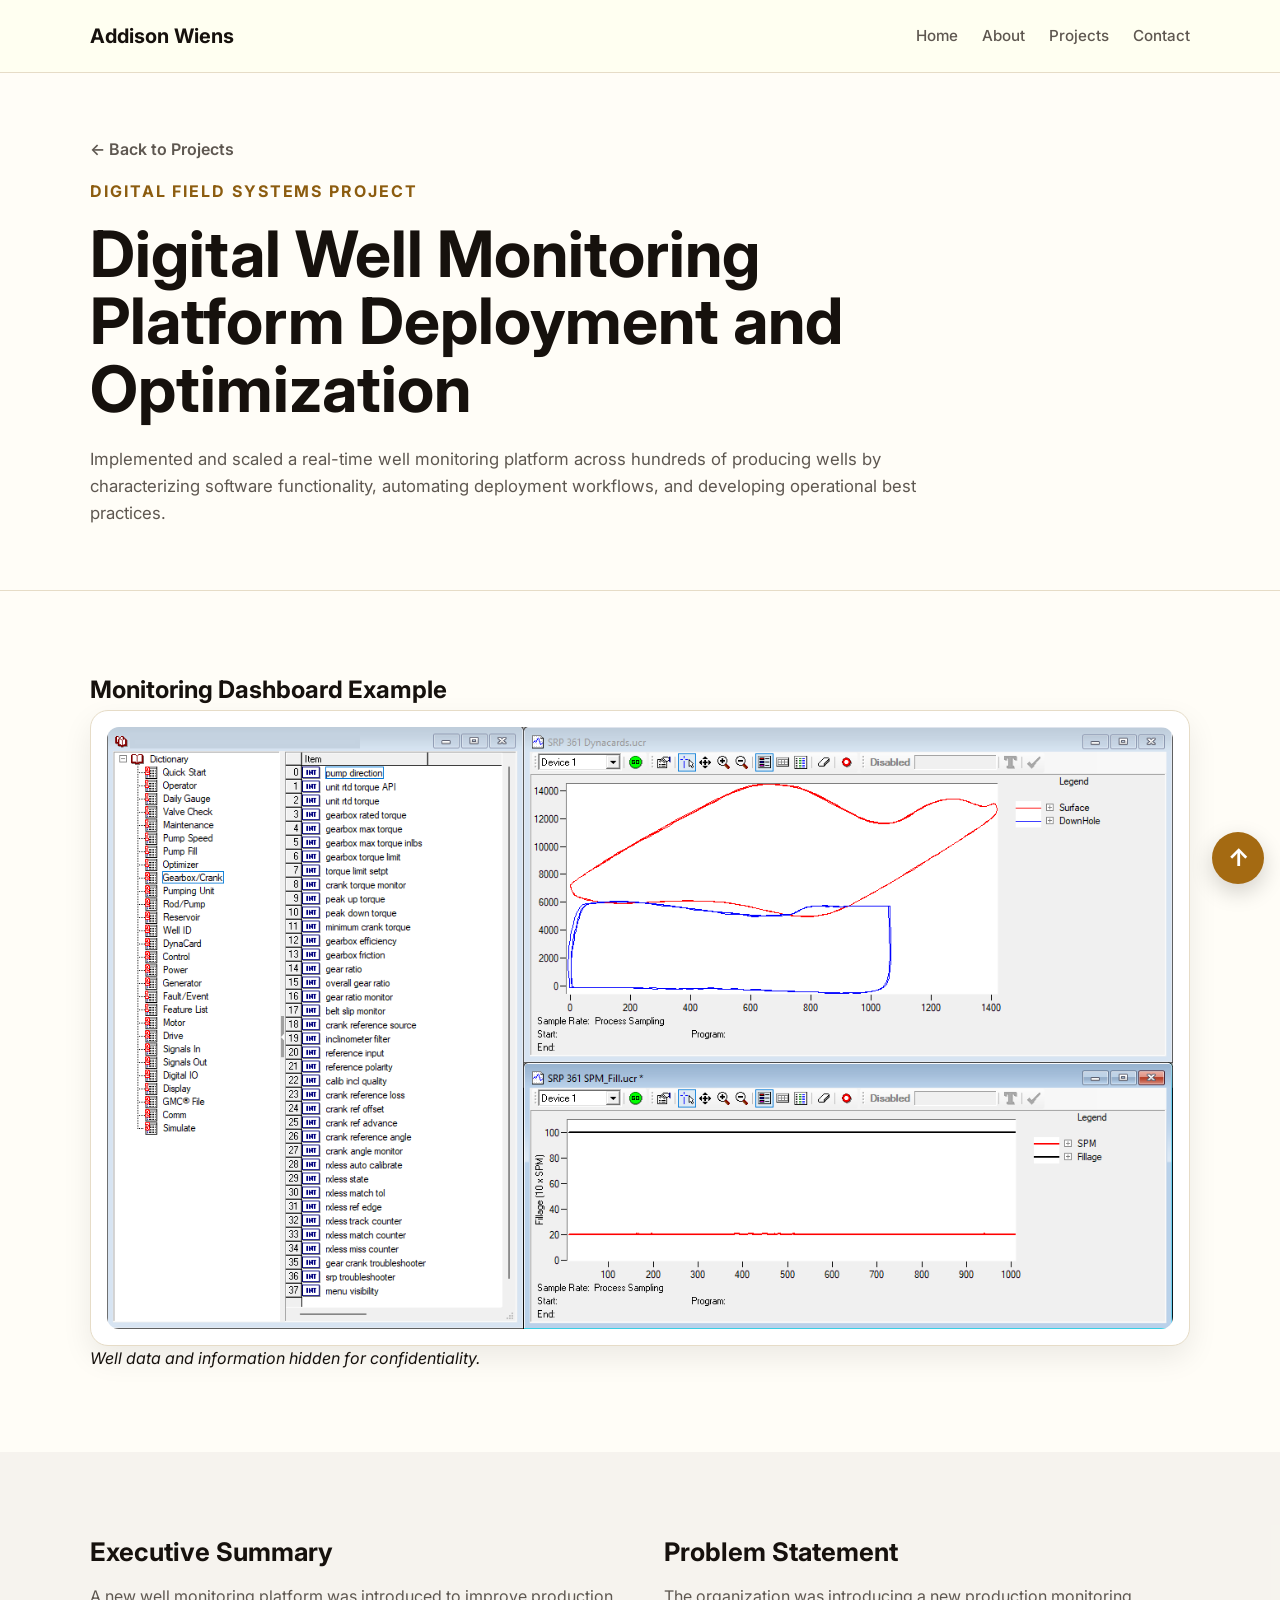
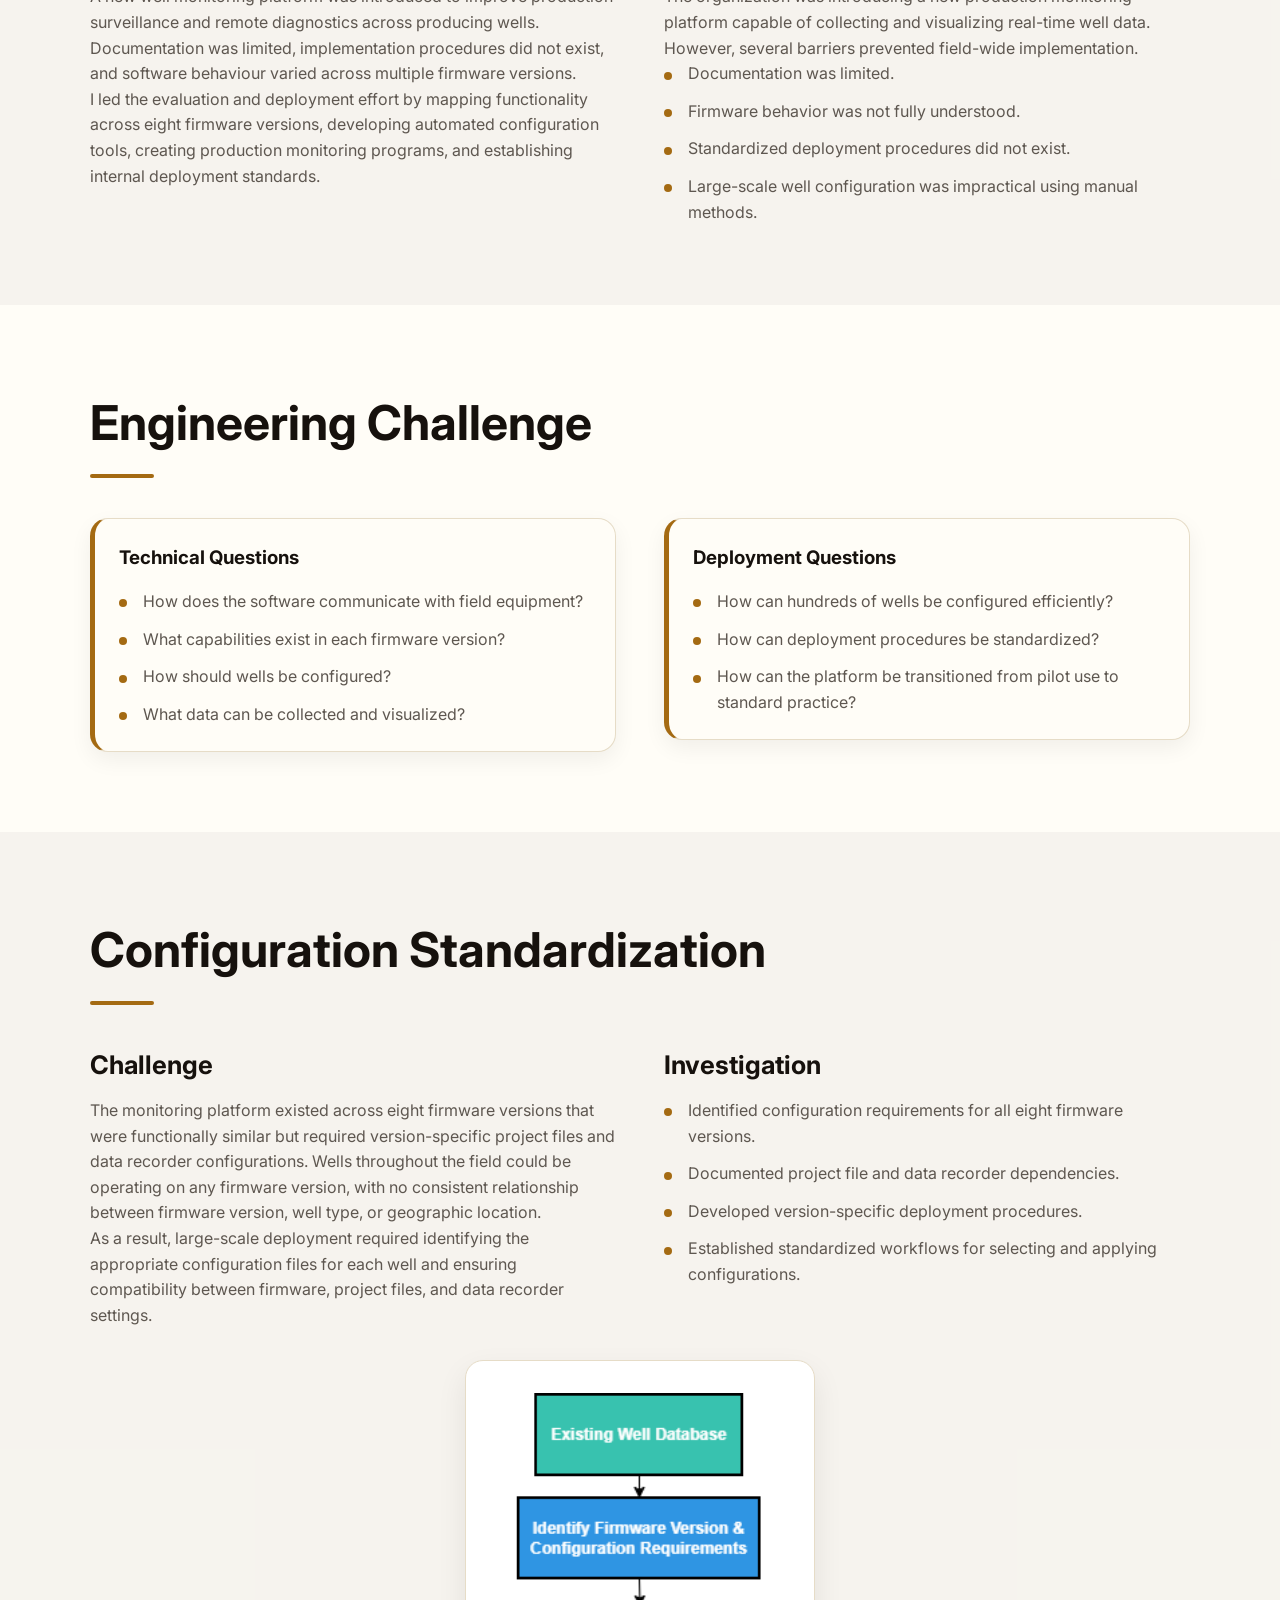
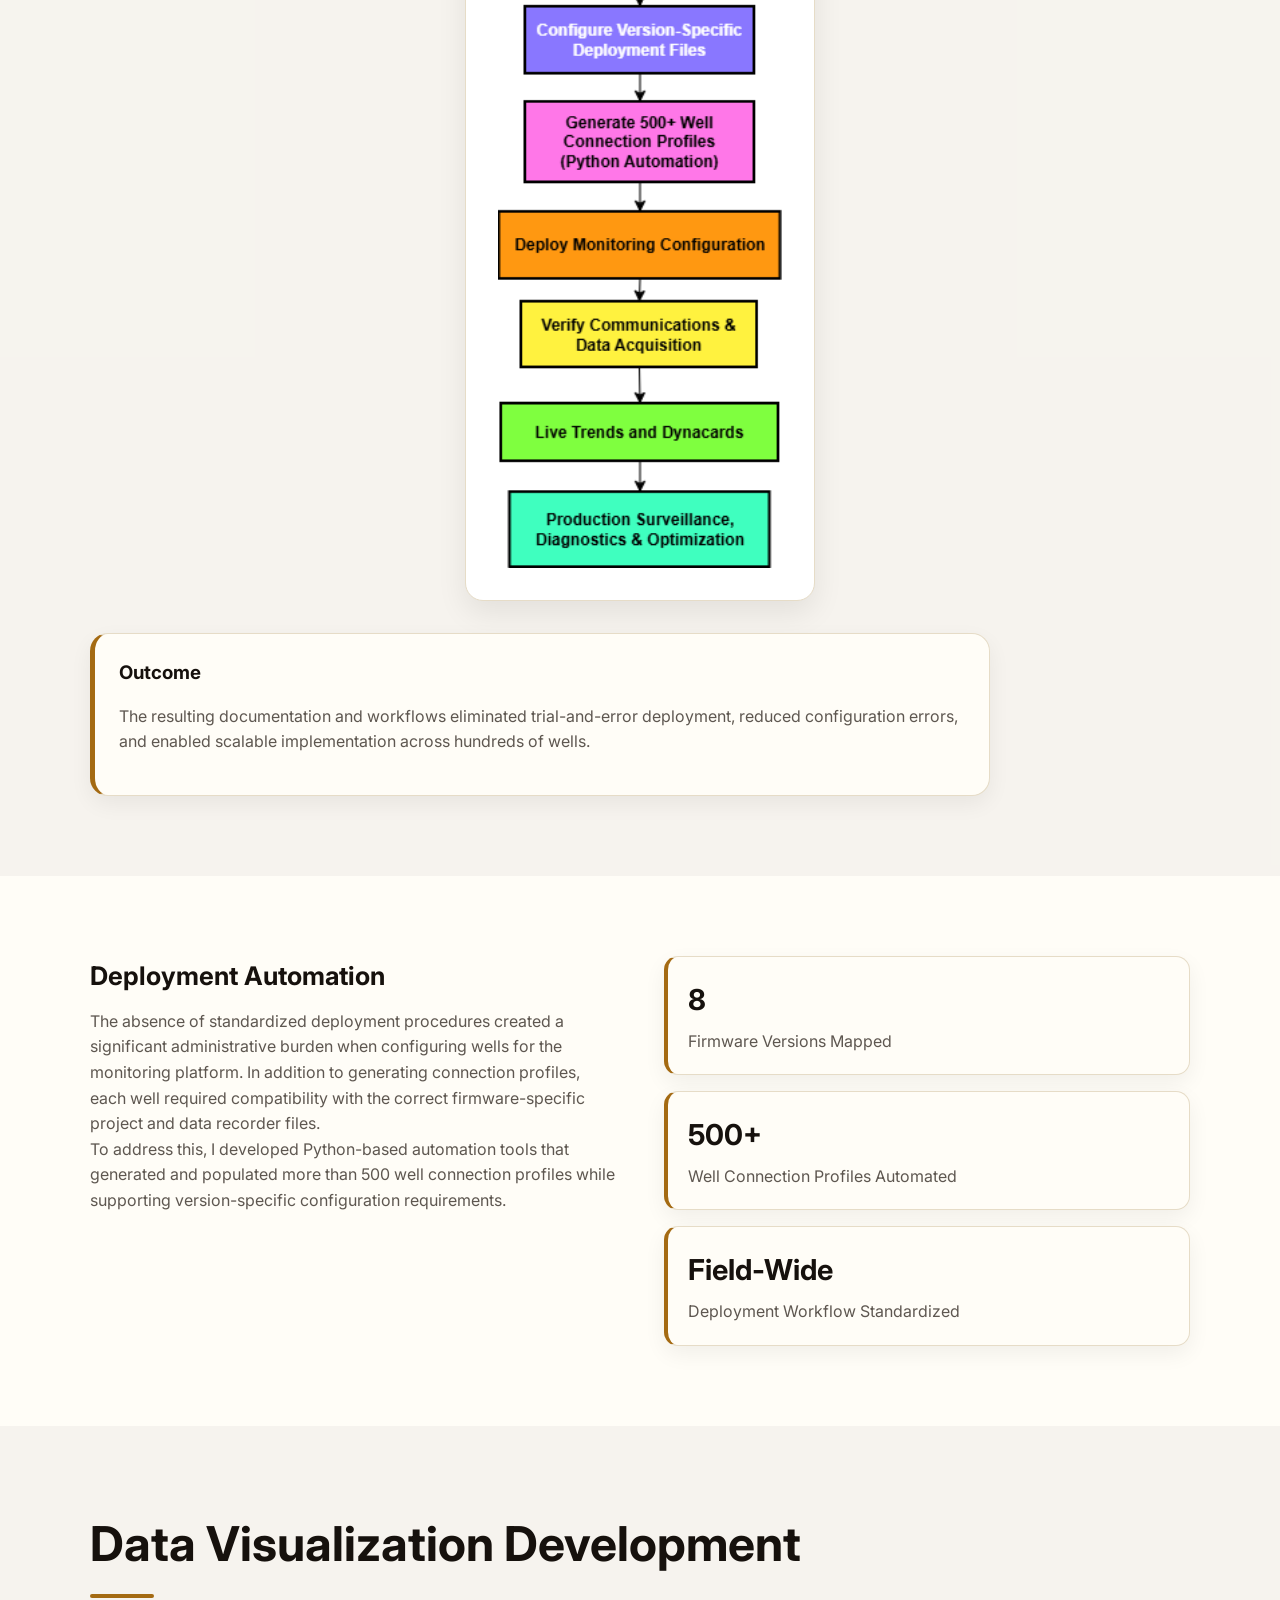
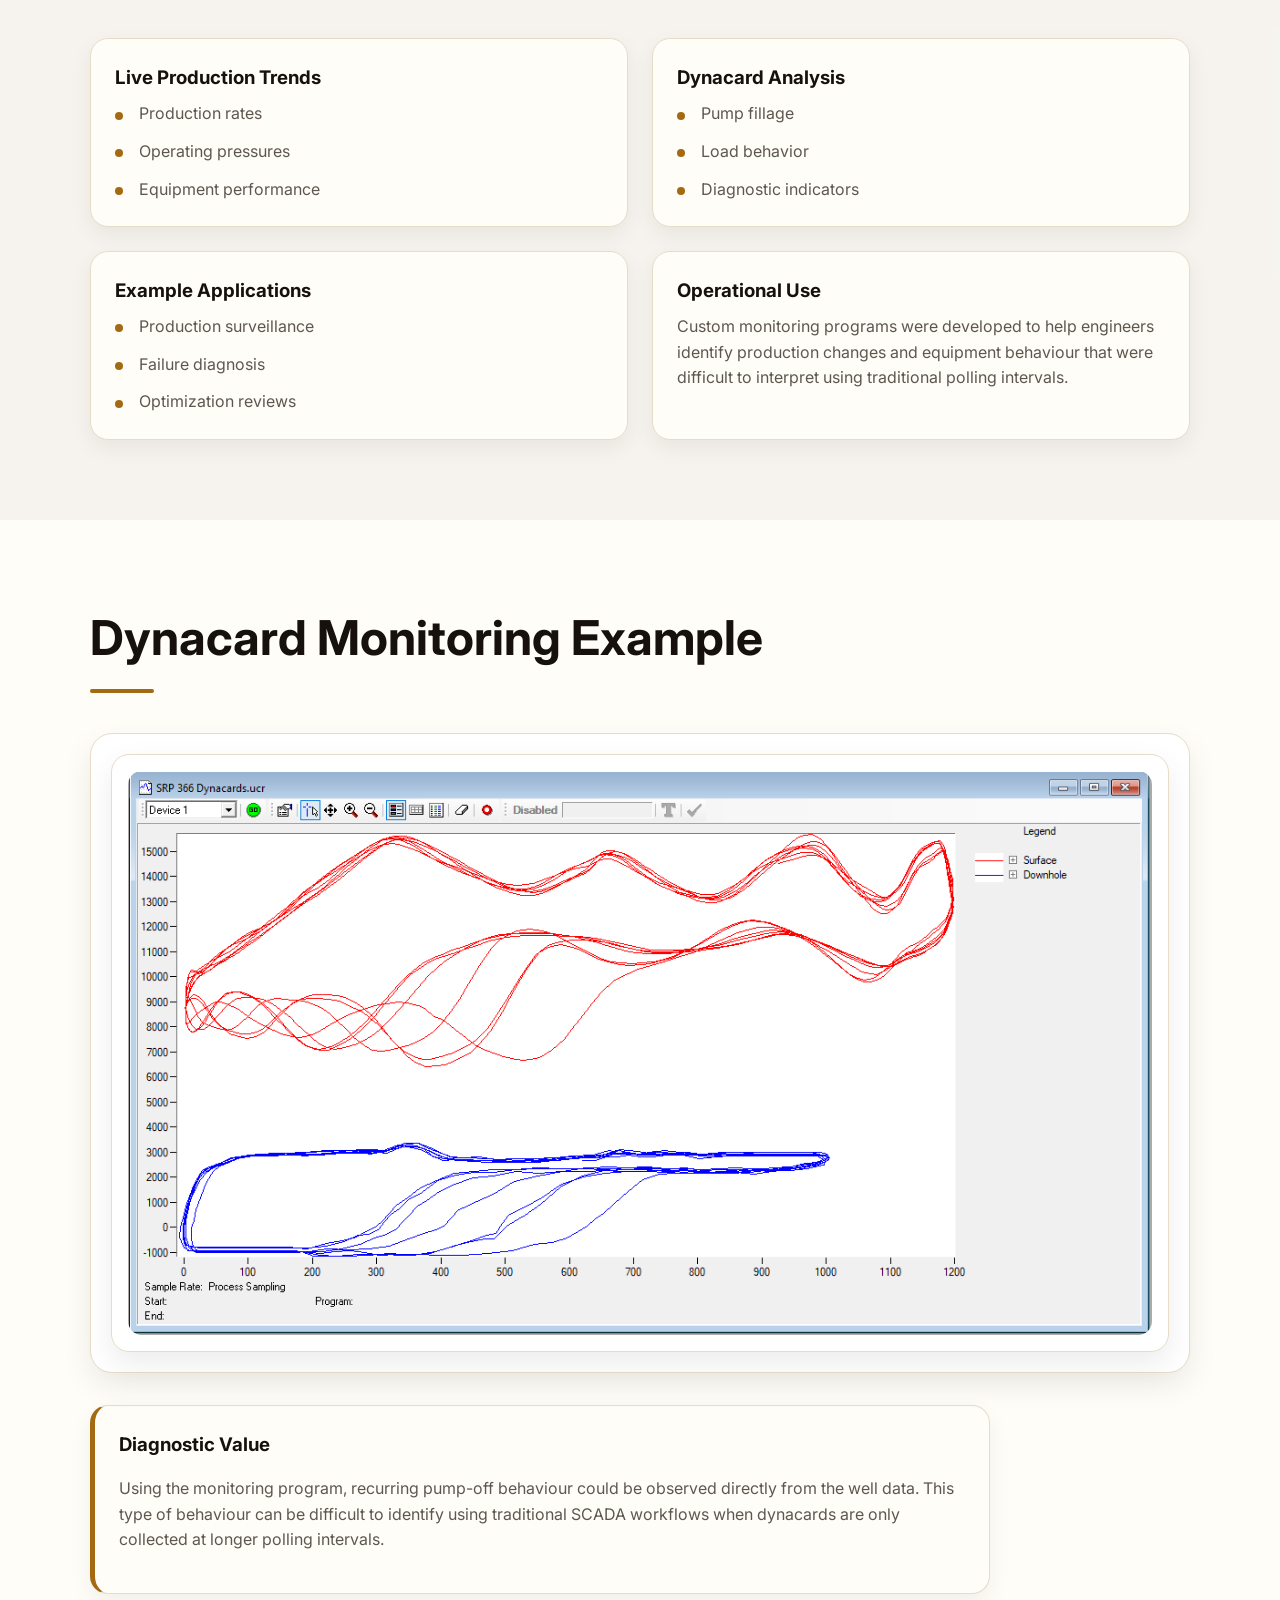
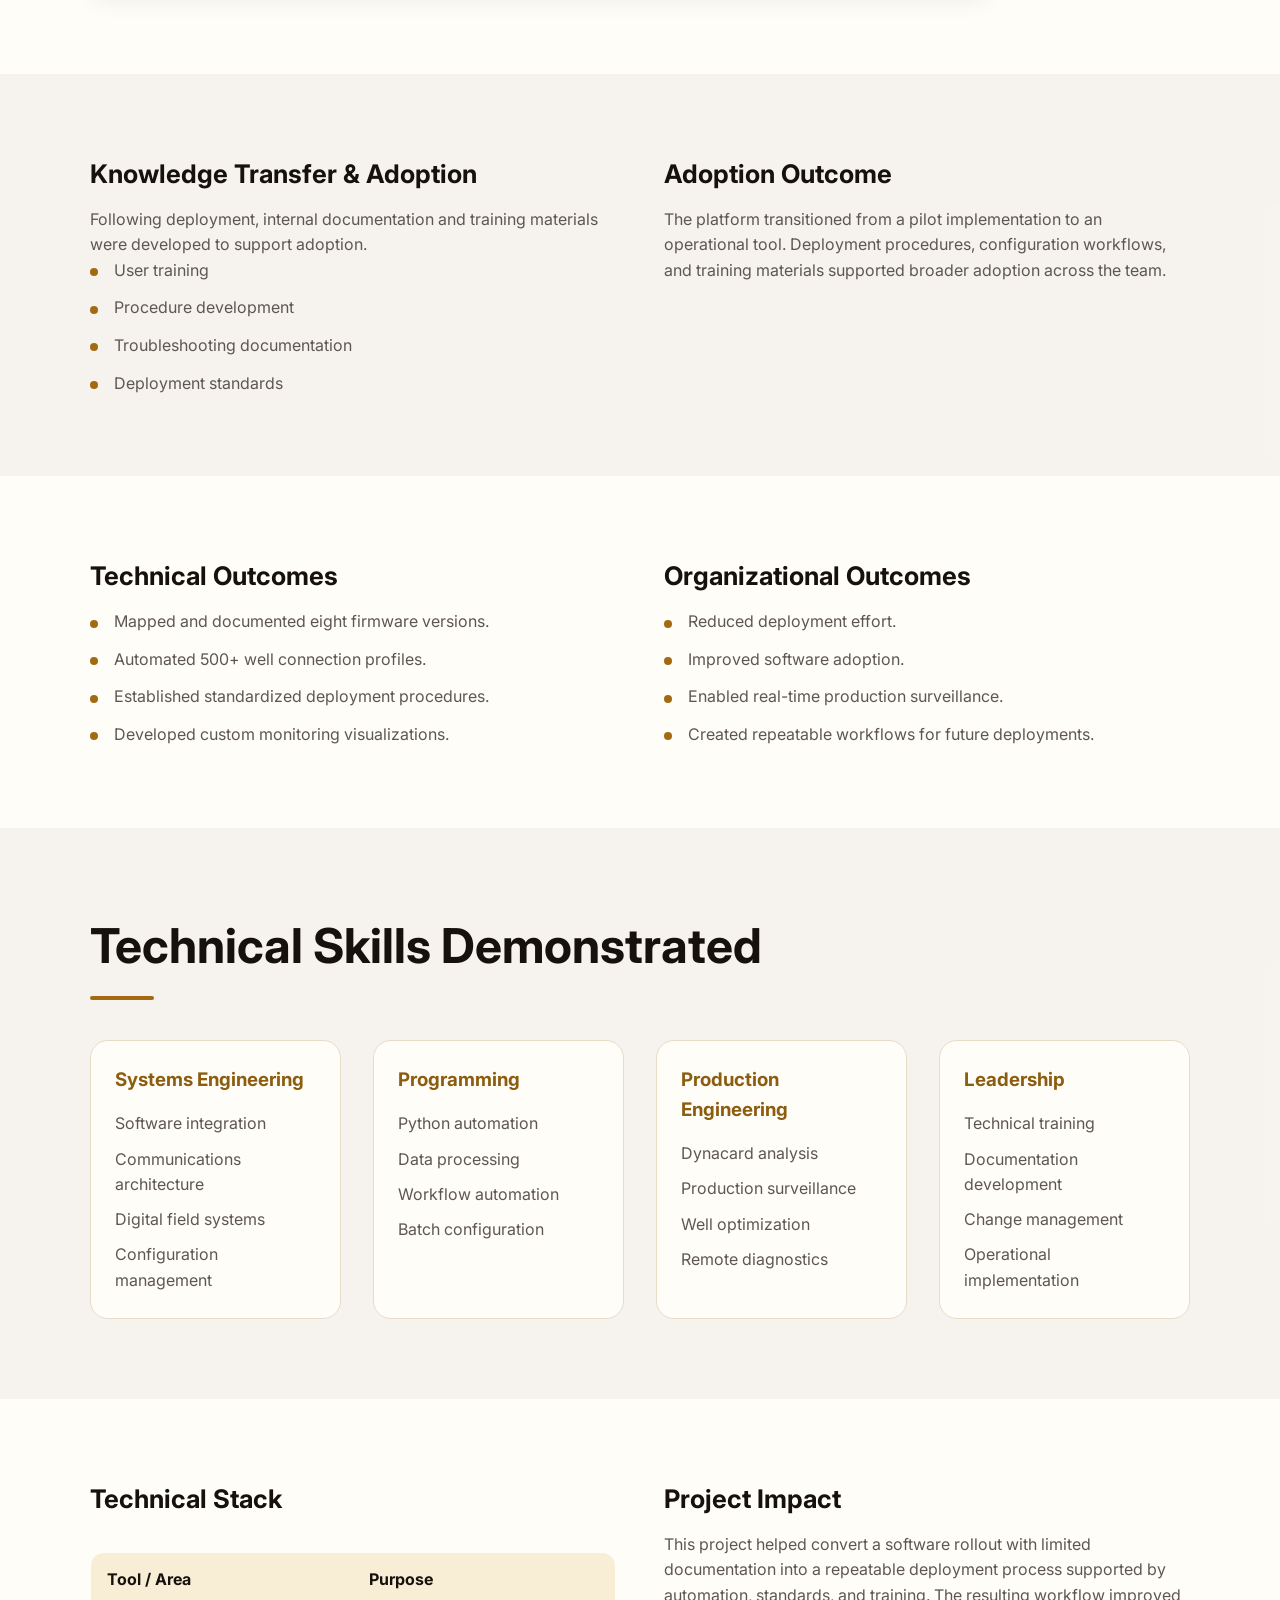
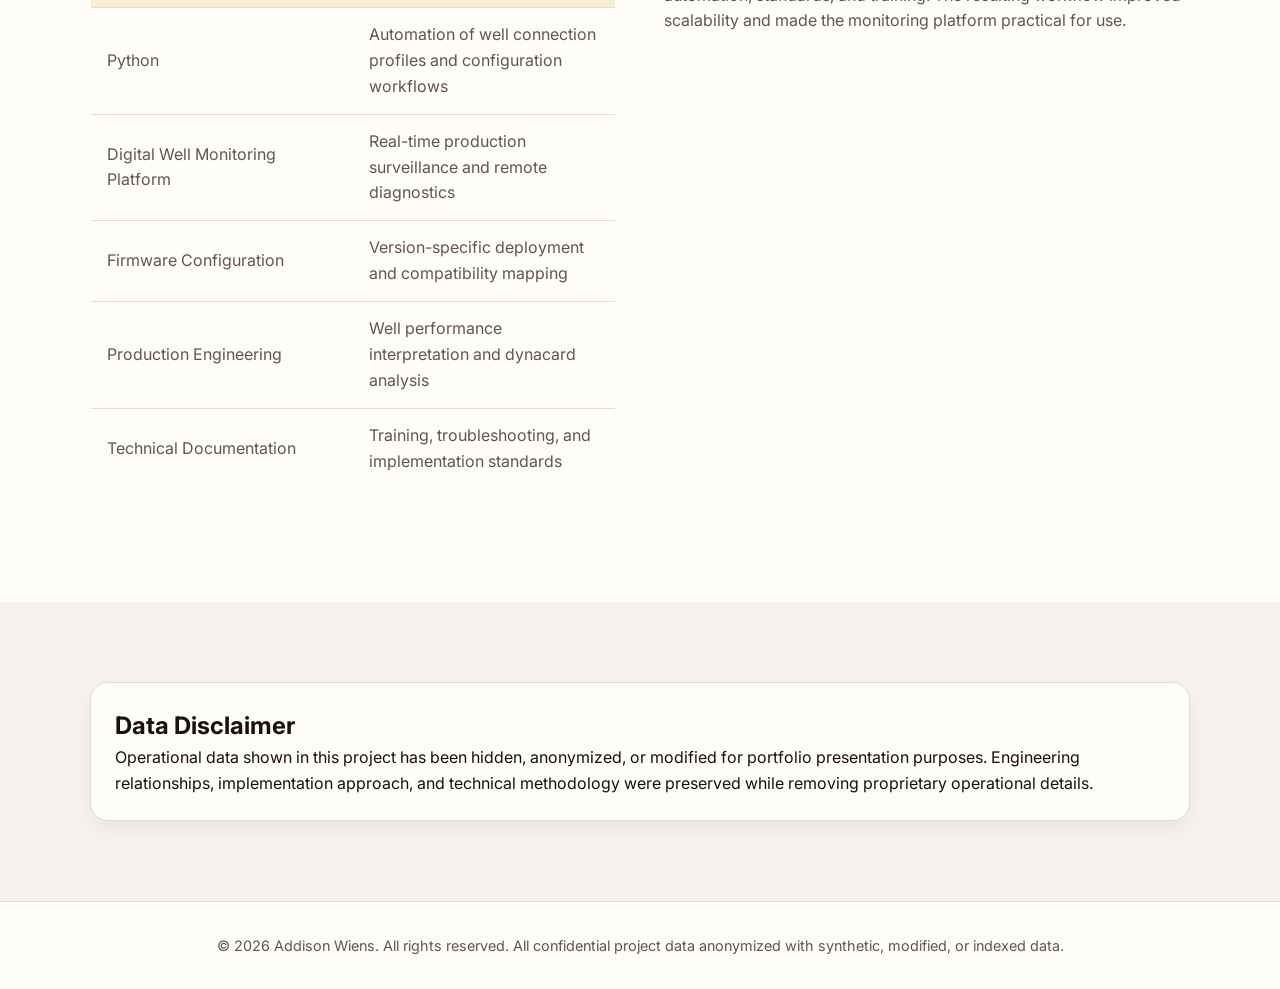
<file: digital_well_monitoring.html>
<!DOCTYPE html>
<html lang="en">
  <head>
    <meta charset="UTF-8" />
    <meta name="viewport" content="width=device-width, initial-scale=1.0" />

    <title>Digital Well Monitoring Platform Deployment | Addison Wiens</title>

    <link rel="preconnect" href="https://fonts.googleapis.com" />
    <link rel="preconnect" href="https://fonts.gstatic.com" crossorigin />
    <link
      href="https://fonts.googleapis.com/css2?family=Inter:wght@300;400;500;600;700&display=swap"
      rel="stylesheet"
    />

    <link rel="stylesheet" href="style.css" />
  </head>

  <body id="top">
    <header class="header">
      <div class="container nav-container">
        <h1 class="logo">Addison Wiens</h1>

        <nav class="nav">
          <ul class="nav-links">
            <li><a href="index.html">Home</a></li>
            <li><a href="about.html">About</a></li>
            <li><a href="projects.html">Projects</a></li>
            <li><a href="index.html#contact">Contact</a></li>
          </ul>
        </nav>
      </div>
    </header>

    <main>
      <section class="project-hero">
        <div class="container">
          <a href="projects.html" class="back-link">← Back to Projects</a>

          <p class="hero-subtitle">Digital Field Systems Project</p>

          <h2>Digital Well Monitoring Platform Deployment and Optimization</h2>

          <p class="project-summary">
            Implemented and scaled a real-time well monitoring platform across
            hundreds of producing wells by characterizing software
            functionality, automating deployment workflows, and developing
            operational best practices.
          </p>
        </div>
      </section>

      <section class="section">
        <div class="container">
          <h2>Monitoring Dashboard Example</h2>
          <div class="project-feature-image">
            <img
              src="uedit_dashboard.png"
              alt="Digital well monitoring dashboard"
            />
          </div>

          <p class="image-note">
            <em>Well data and information hidden for confidentiality.</em>
          </p>
        </div>
      </section>

      <section class="section section-alt">
        <div class="container project-detail-grid">
          <div>
            <h2>Executive Summary</h2>

            <p>
              A new well monitoring platform was introduced to improve
              production surveillance and remote diagnostics across producing
              wells. Documentation was limited, implementation procedures did
              not exist, and software behaviour varied across multiple firmware
              versions.
            </p>

            <p>
              I led the evaluation and deployment effort by mapping
              functionality across eight firmware versions, developing automated
              configuration tools, creating production monitoring programs, and
              establishing internal deployment standards.
            </p>
          </div>

          <div>
            <h2>Problem Statement</h2>

            <p>
              The organization was introducing a new production monitoring
              platform capable of collecting and visualizing real-time well
              data. However, several barriers prevented field-wide
              implementation.
            </p>

            <ul class="project-bullets">
              <li>Documentation was limited.</li>
              <li>Firmware behavior was not fully understood.</li>
              <li>Standardized deployment procedures did not exist.</li>
              <li>
                Large-scale well configuration was impractical using manual
                methods.
              </li>
            </ul>
          </div>
        </div>
      </section>

      <section class="section">
        <div class="container">
          <div class="section-title">
            <h2>Engineering Challenge</h2>
            <div class="title-line"></div>
          </div>

          <div class="project-detail-grid">
            <div class="case-study-card">
              <h3>Technical Questions</h3>

              <ul class="project-bullets">
                <li>How does the software communicate with field equipment?</li>
                <li>What capabilities exist in each firmware version?</li>
                <li>How should wells be configured?</li>
                <li>What data can be collected and visualized?</li>
              </ul>
            </div>

            <div class="case-study-card">
              <h3>Deployment Questions</h3>

              <ul class="project-bullets">
                <li>How can hundreds of wells be configured efficiently?</li>
                <li>How can deployment procedures be standardized?</li>
                <li>
                  How can the platform be transitioned from pilot use to
                  standard practice?
                </li>
              </ul>
            </div>
          </div>
        </div>
      </section>

      <section class="section section-alt">
        <div class="container">
          <div class="section-title">
            <h2>Configuration Standardization</h2>
            <div class="title-line"></div>
          </div>

          <div class="project-detail-grid">
            <div>
              <h2>Challenge</h2>

              <p>
                The monitoring platform existed across eight firmware versions
                that were functionally similar but required version-specific
                project files and data recorder configurations. Wells throughout
                the field could be operating on any firmware version, with no
                consistent relationship between firmware version, well type, or
                geographic location.
              </p>

              <p>
                As a result, large-scale deployment required identifying the
                appropriate configuration files for each well and ensuring
                compatibility between firmware, project files, and data recorder
                settings.
              </p>
            </div>

            <div>
              <h2>Investigation</h2>

              <ul class="project-bullets">
                <li>
                  Identified configuration requirements for all eight firmware
                  versions.
                </li>
                <li>Documented project file and data recorder dependencies.</li>
                <li>Developed version-specific deployment procedures.</li>
                <li>
                  Established standardized workflows for selecting and applying
                  configurations.
                </li>
              </ul>
            </div>
          </div>

          <div class="project-feature-image workflow">
            <img
              src="uedit_workflow.png"
              alt="Project workflow from data to automation to deployment"
            />
          </div>

          <div class="case-study-card">
            <h3>Outcome</h3>

            <p>
              The resulting documentation and workflows eliminated
              trial-and-error deployment, reduced configuration errors, and
              enabled scalable implementation across hundreds of wells.
            </p>
          </div>
        </div>
      </section>

      <section class="section">
        <div class="container project-detail-grid">
          <div>
            <h2>Deployment Automation</h2>

            <p>
              The absence of standardized deployment procedures created a
              significant administrative burden when configuring wells for the
              monitoring platform. In addition to generating connection
              profiles, each well required compatibility with the correct
              firmware-specific project and data recorder files.
            </p>

            <p>
              To address this, I developed Python-based automation tools that
              generated and populated more than 500 well connection profiles
              while supporting version-specific configuration requirements.
            </p>
          </div>

          <div class="deployment-metrics">
            <div class="deployment-metric-card">
              <h3>8</h3>
              <p>Firmware Versions Mapped</p>
            </div>

            <div class="deployment-metric-card">
              <h3>500+</h3>
              <p>Well Connection Profiles Automated</p>
            </div>

            <div class="deployment-metric-card">
              <h3>Field-Wide</h3>
              <p>Deployment Workflow Standardized</p>
            </div>
          </div>
        </div>
      </section>

      <section class="section section-alt">
        <div class="container">
          <div class="section-title">
            <h2>Data Visualization Development</h2>
            <div class="title-line"></div>
          </div>

          <div class="methodology-list">
            <div>
              <h3>Live Production Trends</h3>

              <ul class="project-bullets">
                <li>Production rates</li>
                <li>Operating pressures</li>
                <li>Equipment performance</li>
              </ul>
            </div>

            <div>
              <h3>Dynacard Analysis</h3>

              <ul class="project-bullets">
                <li>Pump fillage</li>
                <li>Load behavior</li>
                <li>Diagnostic indicators</li>
              </ul>
            </div>

            <div>
              <h3>Example Applications</h3>

              <ul class="project-bullets">
                <li>Production surveillance</li>
                <li>Failure diagnosis</li>
                <li>Optimization reviews</li>
              </ul>
            </div>

            <div>
              <h3>Operational Use</h3>

              <p>
                Custom monitoring programs were developed to help engineers
                identify production changes and equipment behaviour that were
                difficult to interpret using traditional polling intervals.
              </p>
            </div>
          </div>
        </div>
      </section>

      <section class="section">
        <div class="container">
          <div class="section-title">
            <h2>Dynacard Monitoring Example</h2>
            <div class="title-line"></div>
          </div>

          <div class="dashboard-showcase">
            <figure class="dashboard-large-card">
              <div class="project-feature-image">
                <img
                  src="uedit_dyna.png"
                  alt="Example surface and downhole dynacards"
                />
              </div>
            </figure>
          </div>

          <div class="case-study-card">
            <h3>Diagnostic Value</h3>

            <p>
              Using the monitoring program, recurring pump-off behaviour could
              be observed directly from the well data. This type of behaviour
              can be difficult to identify using traditional SCADA workflows
              when dynacards are only collected at longer polling intervals.
            </p>
          </div>
        </div>
      </section>

      <section class="section section-alt">
        <div class="container project-detail-grid">
          <div>
            <h2>Knowledge Transfer & Adoption</h2>

            <p>
              Following deployment, internal documentation and training
              materials were developed to support adoption.
            </p>

            <ul class="project-bullets">
              <li>User training</li>
              <li>Procedure development</li>
              <li>Troubleshooting documentation</li>
              <li>Deployment standards</li>
            </ul>
          </div>

          <div>
            <h2>Adoption Outcome</h2>

            <p>
              The platform transitioned from a pilot implementation to an
              operational tool. Deployment procedures, configuration workflows,
              and training materials supported broader adoption across the team.
            </p>
          </div>
        </div>
      </section>

      <section class="section">
        <div class="container project-detail-grid">
          <div>
            <h2>Technical Outcomes</h2>

            <ul class="project-bullets">
              <li>Mapped and documented eight firmware versions.</li>
              <li>Automated 500+ well connection profiles.</li>
              <li>Established standardized deployment procedures.</li>
              <li>Developed custom monitoring visualizations.</li>
            </ul>
          </div>

          <div>
            <h2>Organizational Outcomes</h2>

            <ul class="project-bullets">
              <li>Reduced deployment effort.</li>
              <li>Improved software adoption.</li>
              <li>Enabled real-time production surveillance.</li>
              <li>Created repeatable workflows for future deployments.</li>
            </ul>
          </div>
        </div>
      </section>

      <section class="section section-alt">
        <div class="container">
          <div class="section-title">
            <h2>Technical Skills Demonstrated</h2>
            <div class="title-line"></div>
          </div>

          <div class="skills-grid">
            <div class="skill-category">
              <h3>Systems Engineering</h3>
              <ul>
                <li>Software integration</li>
                <li>Communications architecture</li>
                <li>Digital field systems</li>
                <li>Configuration management</li>
              </ul>
            </div>

            <div class="skill-category">
              <h3>Programming</h3>
              <ul>
                <li>Python automation</li>
                <li>Data processing</li>
                <li>Workflow automation</li>
                <li>Batch configuration</li>
              </ul>
            </div>

            <div class="skill-category">
              <h3>Production Engineering</h3>
              <ul>
                <li>Dynacard analysis</li>
                <li>Production surveillance</li>
                <li>Well optimization</li>
                <li>Remote diagnostics</li>
              </ul>
            </div>

            <div class="skill-category">
              <h3>Leadership</h3>
              <ul>
                <li>Technical training</li>
                <li>Documentation development</li>
                <li>Change management</li>
                <li>Operational implementation</li>
              </ul>
            </div>
          </div>
        </div>
      </section>

      <section class="section">
        <div class="container project-detail-grid">
          <div>
            <h2>Technical Stack</h2>

            <table class="tech-table">
              <thead>
                <tr>
                  <th>Tool / Area</th>
                  <th>Purpose</th>
                </tr>
              </thead>

              <tbody>
                <tr>
                  <td>Python</td>
                  <td>
                    Automation of well connection profiles and configuration
                    workflows
                  </td>
                </tr>

                <tr>
                  <td>Digital Well Monitoring Platform</td>
                  <td>
                    Real-time production surveillance and remote diagnostics
                  </td>
                </tr>

                <tr>
                  <td>Firmware Configuration</td>
                  <td>Version-specific deployment and compatibility mapping</td>
                </tr>

                <tr>
                  <td>Production Engineering</td>
                  <td>Well performance interpretation and dynacard analysis</td>
                </tr>

                <tr>
                  <td>Technical Documentation</td>
                  <td>
                    Training, troubleshooting, and implementation standards
                  </td>
                </tr>
              </tbody>
            </table>
          </div>

          <div>
            <h2>Project Impact</h2>

            <p>
              This project helped convert a software rollout with limited
              documentation into a repeatable deployment process supported by
              automation, standards, and training. The resulting workflow
              improved scalability and made the monitoring platform practical
              for use.
            </p>
          </div>
        </div>
      </section>

      <section class="section section-alt">
        <div class="container">
          <div class="data-disclaimer">
            <h2>Data Disclaimer</h2>

            <p>
              Operational data shown in this project has been hidden,
              anonymized, or modified for portfolio presentation purposes.
              Engineering relationships, implementation approach, and technical
              methodology were preserved while removing proprietary operational
              details.
            </p>
          </div>
        </div>
      </section>
    </main>

    <footer class="footer">
      <div class="container">
        <p>
          © 2026 Addison Wiens. All rights reserved. All confidential project
          data anonymized with synthetic, modified, or indexed data.
        </p>
      </div>
    </footer>
    <a href="#top" class="back-to-top" aria-label="Back to top"> ↑ </a>
  </body>
</html>
</file>
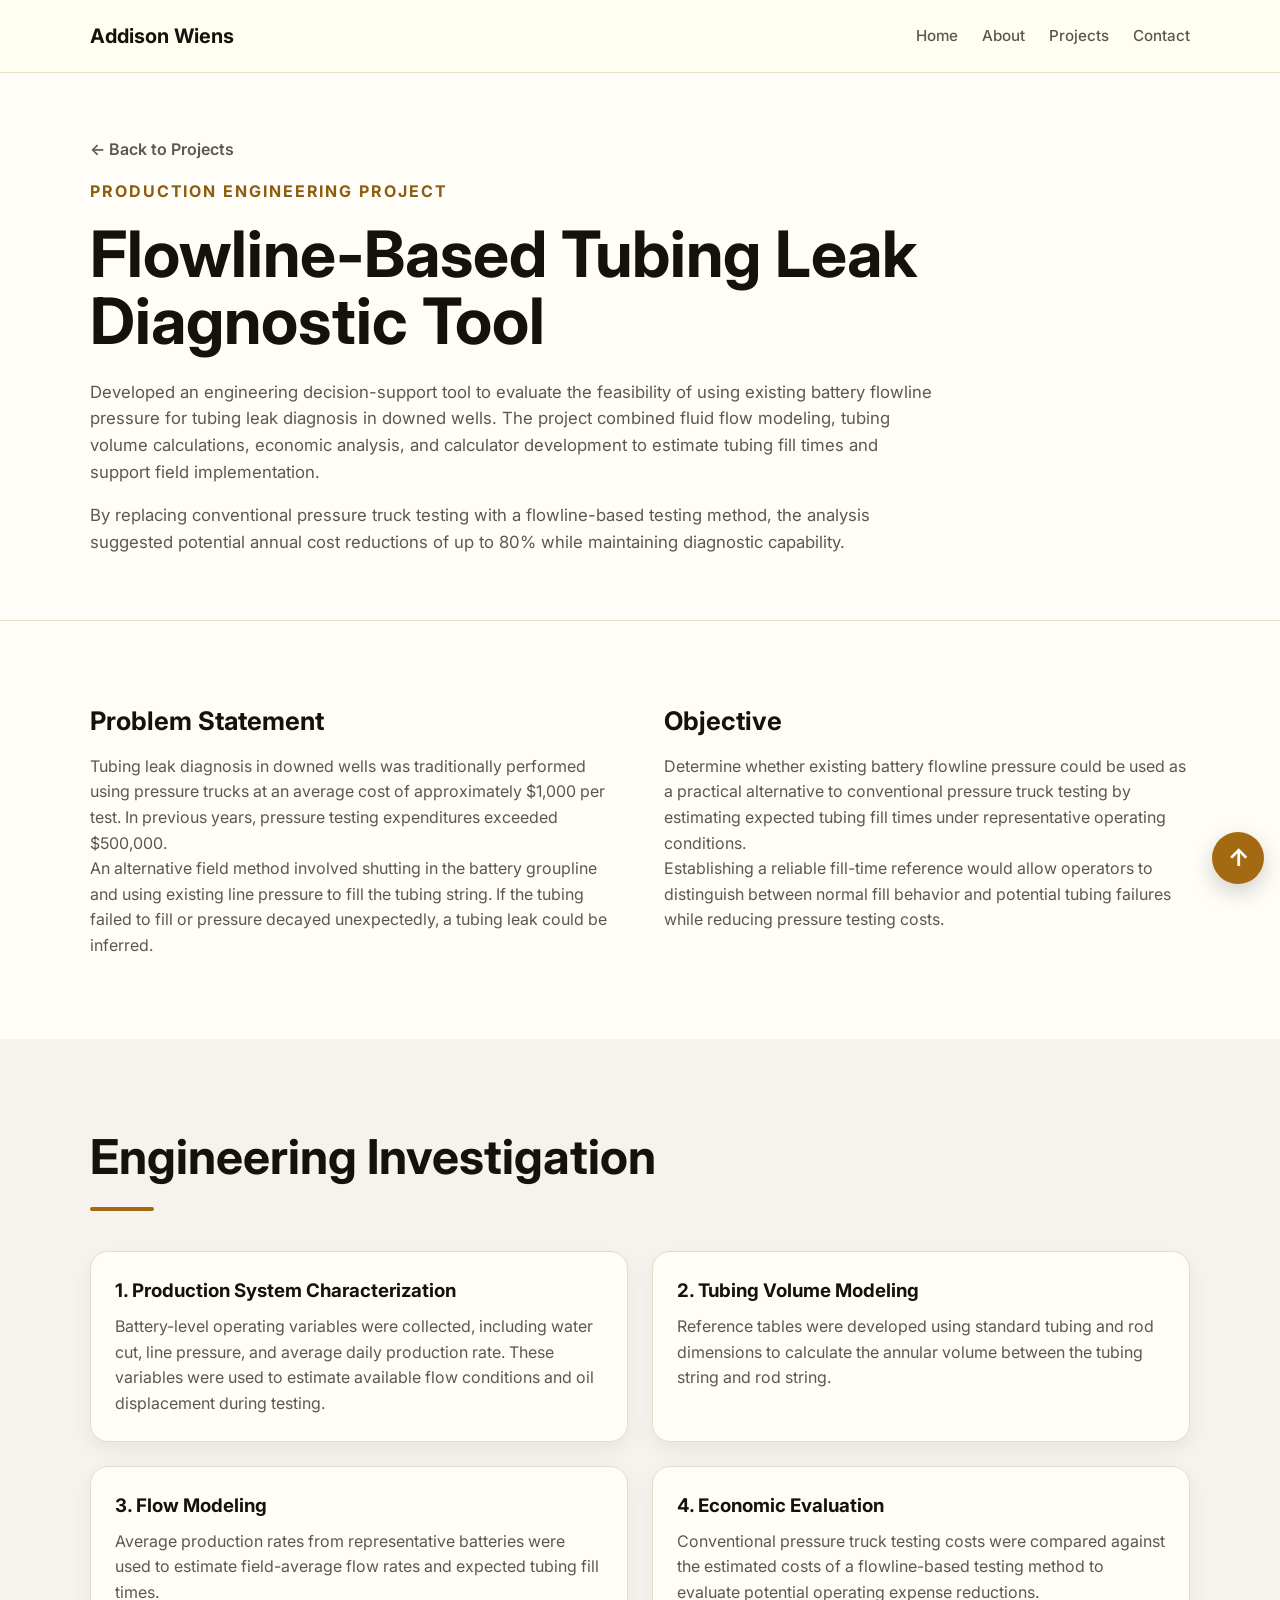
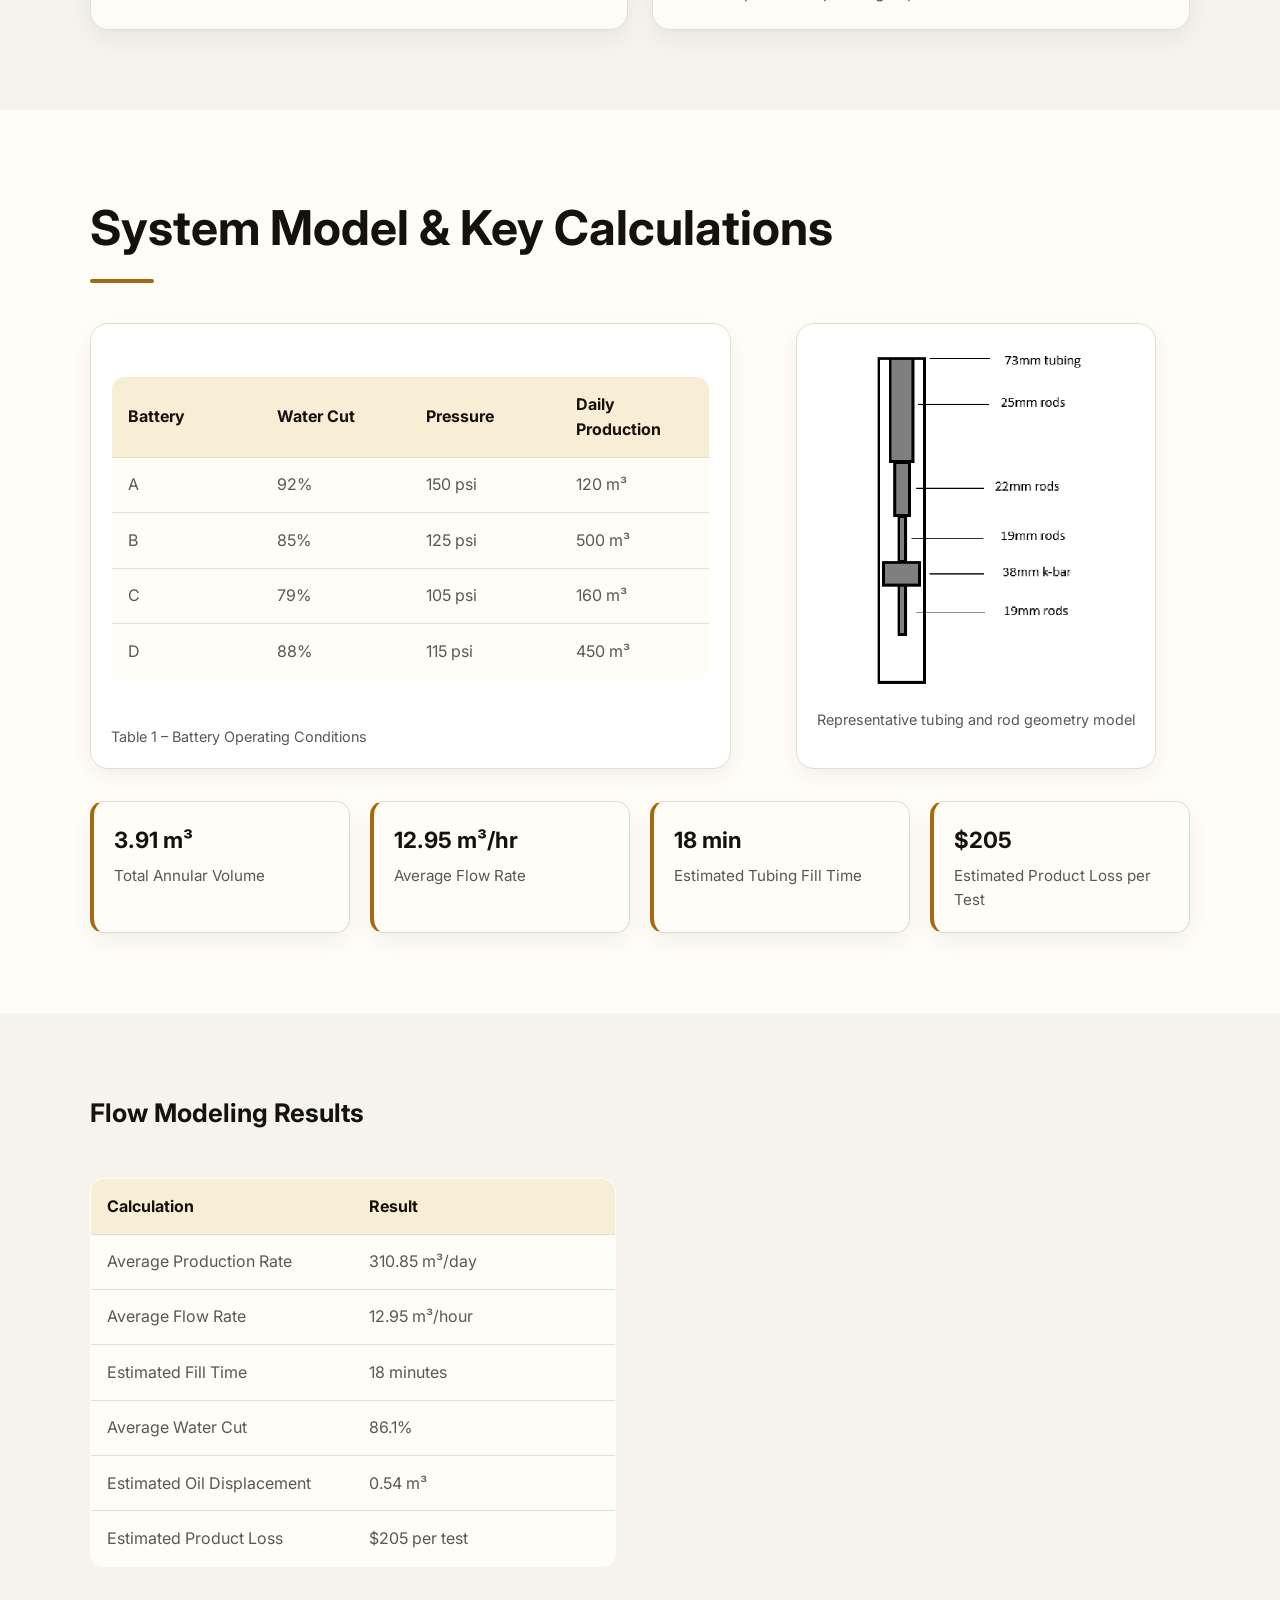
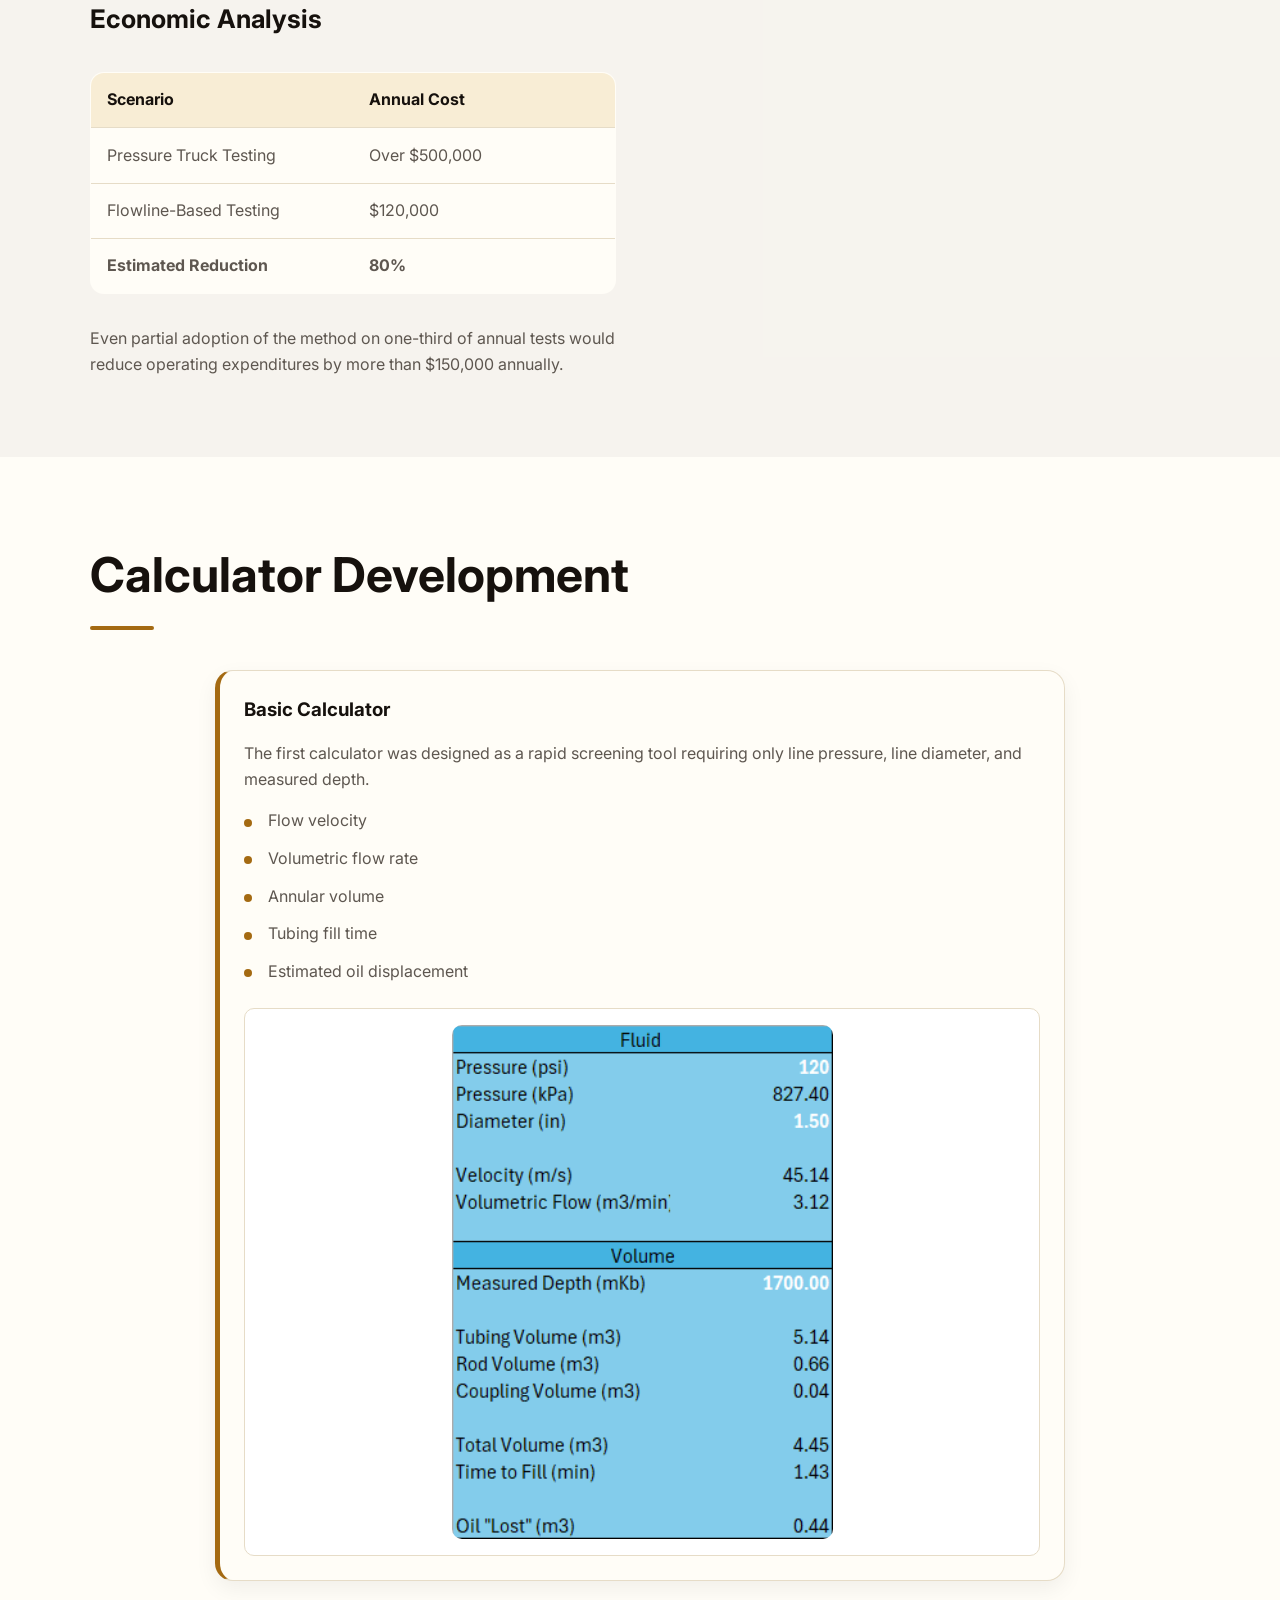
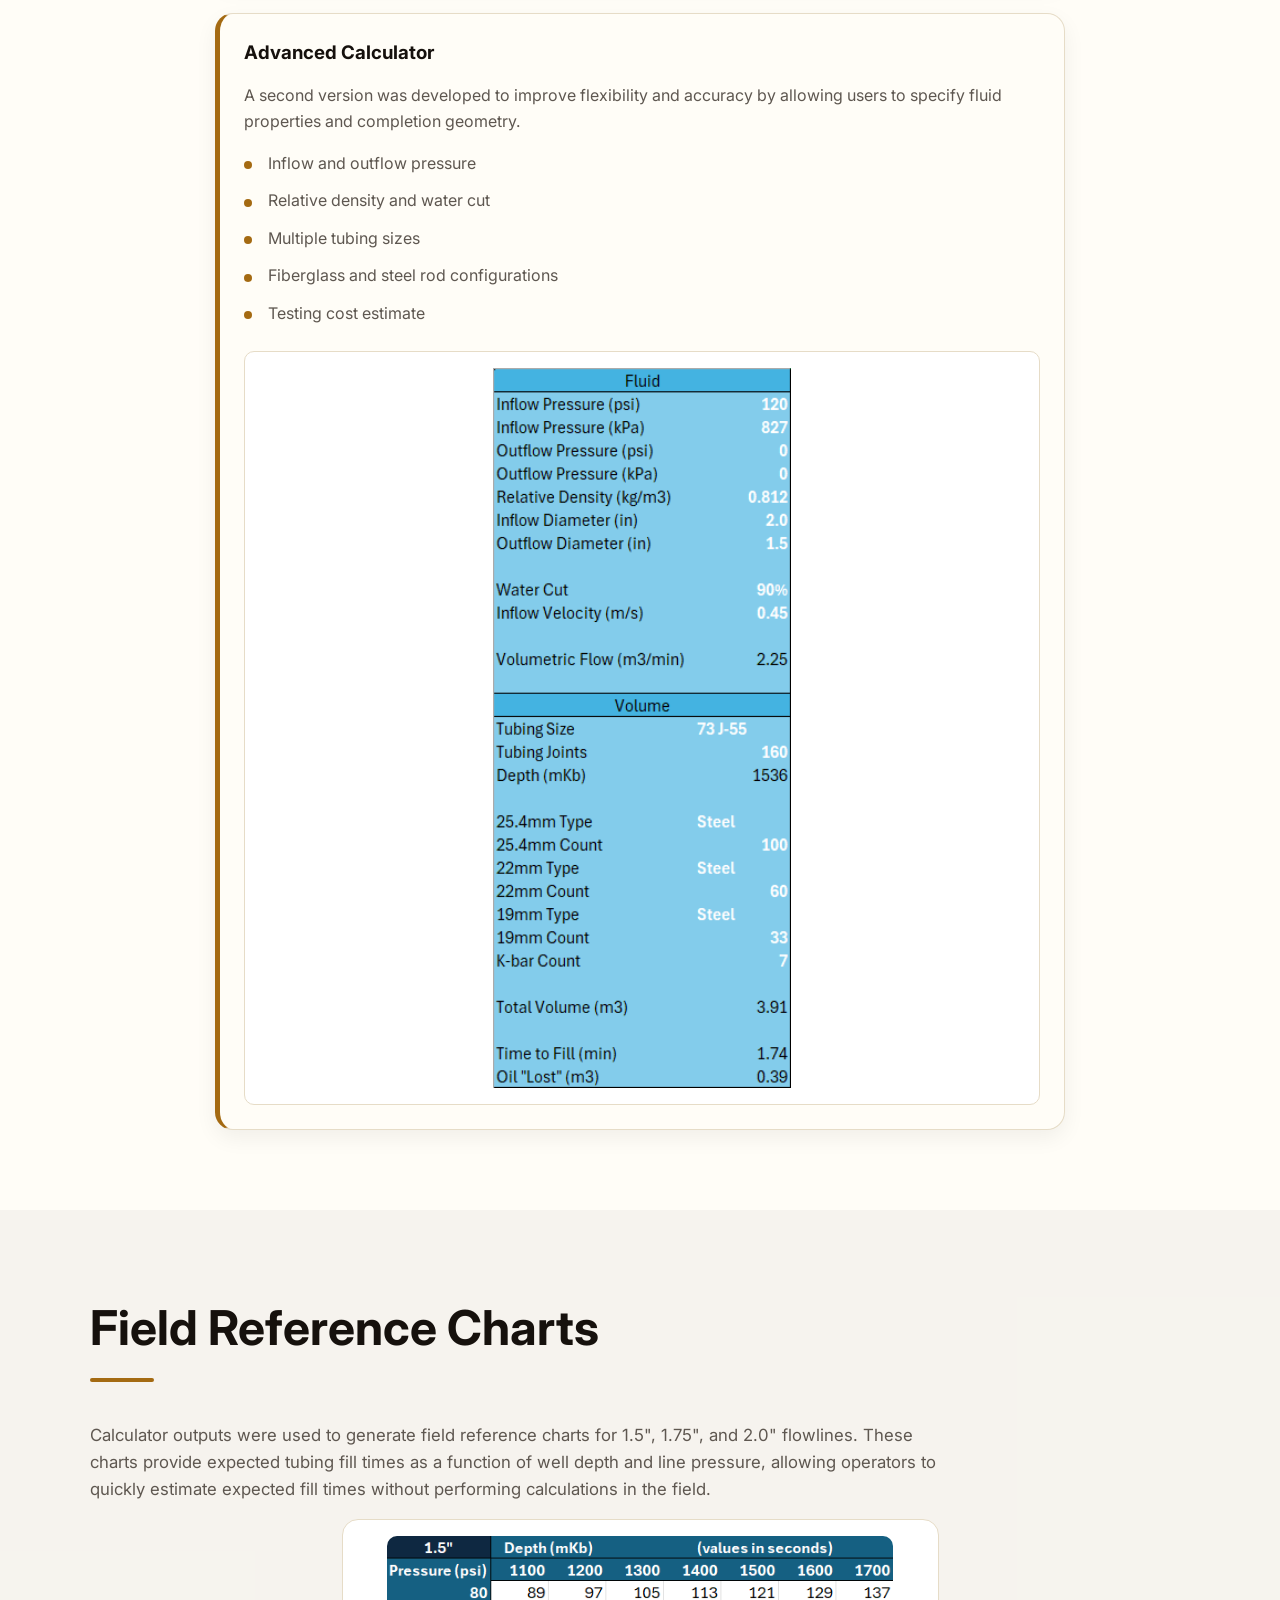
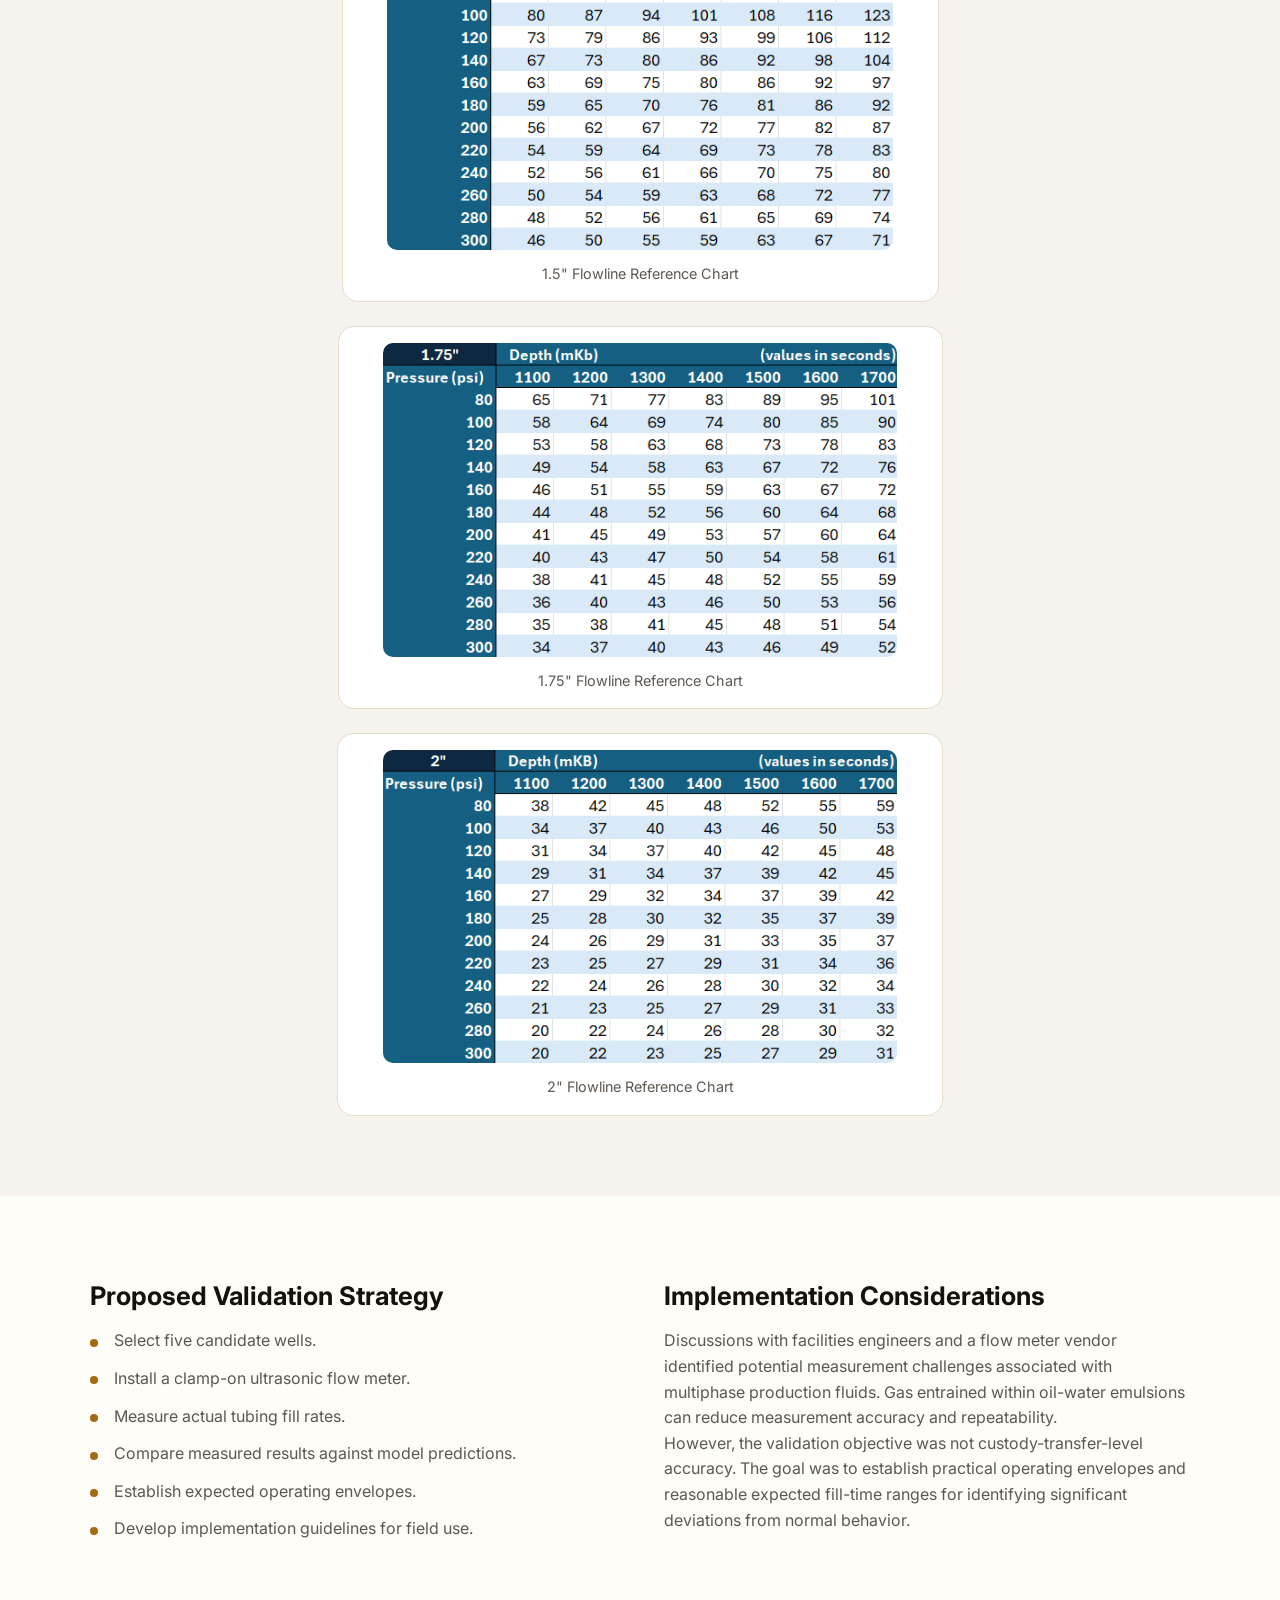
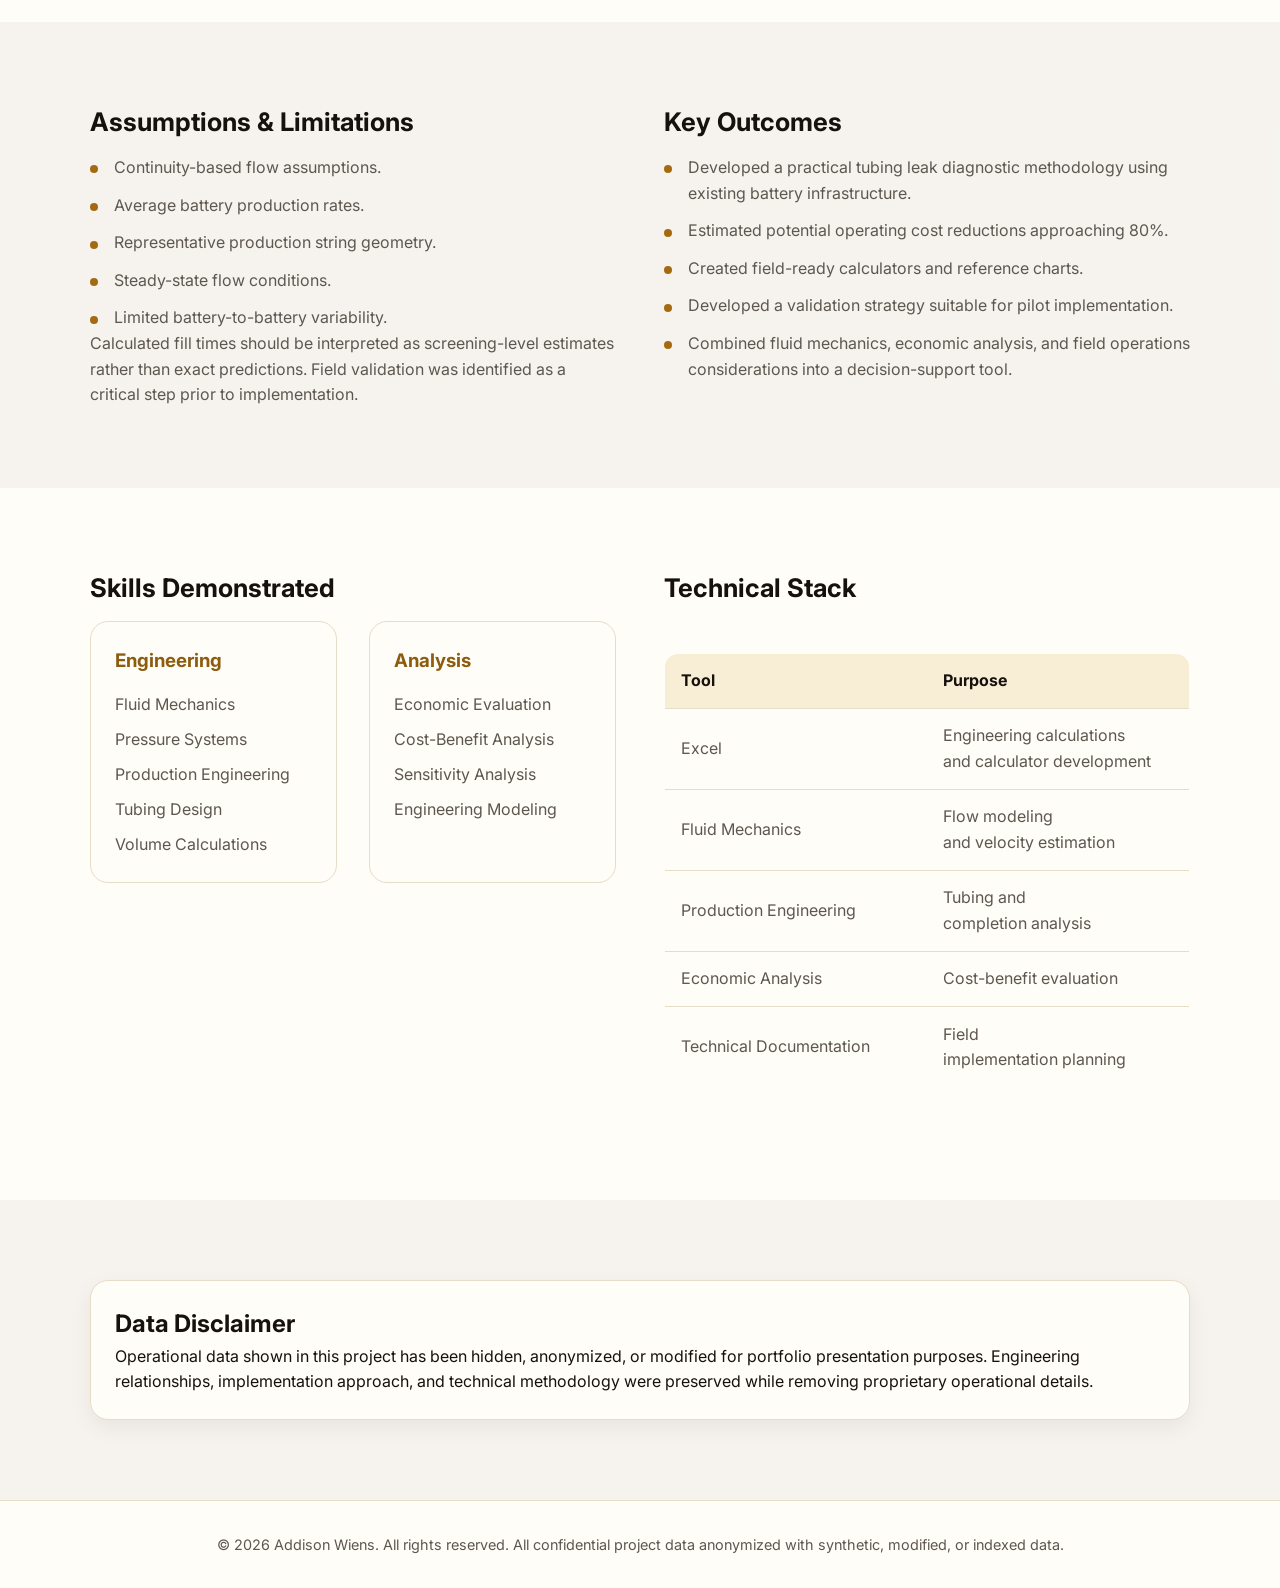
<file: flowline-tubing-leak-detection.html>
<!DOCTYPE html>
<html lang="en">
  <head>
    <meta charset="UTF-8" />
    <meta name="viewport" content="width=device-width, initial-scale=1.0" />

    <title>Flowline-Based Tubing Leak Diagnostic Tool | Addison Wiens</title>

    <link rel="preconnect" href="https://fonts.googleapis.com" />
    <link rel="preconnect" href="https://fonts.gstatic.com" crossorigin />
    <link
      href="https://fonts.googleapis.com/css2?family=Inter:wght@300;400;500;600;700&display=swap"
      rel="stylesheet"
    />

    <link rel="stylesheet" href="style.css" />
  </head>

  <body id="top">
    <header class="header">
      <div class="container nav-container">
        <h1 class="logo">Addison Wiens</h1>

        <nav class="nav">
          <ul class="nav-links">
            <li><a href="index.html">Home</a></li>
            <li><a href="about.html">About</a></li>
            <li><a href="projects.html">Projects</a></li>
            <li><a href="index.html#contact">Contact</a></li>
          </ul>
        </nav>
      </div>
    </header>

    <main>
      <section class="project-hero">
        <div class="container">
          <a href="projects.html" class="back-link">← Back to Projects</a>

          <p class="hero-subtitle">Production Engineering Project</p>

          <h2>Flowline-Based Tubing Leak Diagnostic Tool</h2>

          <p class="project-summary">
            Developed an engineering decision-support tool to evaluate the
            feasibility of using existing battery flowline pressure for tubing
            leak diagnosis in downed wells. The project combined fluid flow
            modeling, tubing volume calculations, economic analysis, and
            calculator development to estimate tubing fill times and support
            field implementation.
          </p>

          <p class="project-summary">
            By replacing conventional pressure truck testing with a
            flowline-based testing method, the analysis suggested potential
            annual cost reductions of up to 80% while maintaining diagnostic
            capability.
          </p>
        </div>
      </section>

      <section class="section">
        <div class="container project-detail-grid">
          <div>
            <h2>Problem Statement</h2>
            <p>
              Tubing leak diagnosis in downed wells was traditionally performed
              using pressure trucks at an average cost of approximately $1,000
              per test. In previous years, pressure testing expenditures
              exceeded $500,000.
            </p>

            <p>
              An alternative field method involved shutting in the battery
              groupline and using existing line pressure to fill the tubing
              string. If the tubing failed to fill or pressure decayed
              unexpectedly, a tubing leak could be inferred.
            </p>
          </div>

          <div>
            <h2>Objective</h2>
            <p>
              Determine whether existing battery flowline pressure could be used
              as a practical alternative to conventional pressure truck testing
              by estimating expected tubing fill times under representative
              operating conditions.
            </p>

            <p>
              Establishing a reliable fill-time reference would allow operators
              to distinguish between normal fill behavior and potential tubing
              failures while reducing pressure testing costs.
            </p>
          </div>
        </div>
      </section>

      <section class="section section-alt">
        <div class="container">
          <div class="section-title">
            <h2>Engineering Investigation</h2>
            <div class="title-line"></div>
          </div>

          <div class="methodology-list">
            <div>
              <h3>1. Production System Characterization</h3>
              <p>
                Battery-level operating variables were collected, including
                water cut, line pressure, and average daily production rate.
                These variables were used to estimate available flow conditions
                and oil displacement during testing.
              </p>
            </div>

            <div>
              <h3>2. Tubing Volume Modeling</h3>
              <p>
                Reference tables were developed using standard tubing and rod
                dimensions to calculate the annular volume between the tubing
                string and rod string.
              </p>
            </div>

            <div>
              <h3>3. Flow Modeling</h3>
              <p>
                Average production rates from representative batteries were used
                to estimate field-average flow rates and expected tubing fill
                times.
              </p>
            </div>

            <div>
              <h3>4. Economic Evaluation</h3>
              <p>
                Conventional pressure truck testing costs were compared against
                the estimated costs of a flowline-based testing method to
                evaluate potential operating expense reductions.
              </p>
            </div>
          </div>
        </div>
      </section>

      <section class="section">
        <div class="container">
          <div class="section-title">
            <h2>System Model & Key Calculations</h2>
            <div class="title-line"></div>
          </div>
          <div class="system-model-grid">
            <figure class="model-card">
              <div class="table-wrapper">
                <table class="tech-table">
                  <thead>
                    <tr>
                      <th>Battery</th>
                      <th>Water Cut</th>
                      <th>Pressure</th>
                      <th>Daily Production</th>
                    </tr>
                  </thead>
                  <tbody>
                    <tr>
                      <td>A</td>
                      <td>92%</td>
                      <td>150 psi</td>
                      <td>120 m³</td>
                    </tr>
                    <tr>
                      <td>B</td>
                      <td>85%</td>
                      <td>125 psi</td>
                      <td>500 m³</td>
                    </tr>
                    <tr>
                      <td>C</td>
                      <td>79%</td>
                      <td>105 psi</td>
                      <td>160 m³</td>
                    </tr>
                    <tr>
                      <td>D</td>
                      <td>88%</td>
                      <td>115 psi</td>
                      <td>450 m³</td>
                    </tr>
                  </tbody>
                </table>
              </div>
              <figcaption>Table 1 – Battery Operating Conditions</figcaption>
            </figure>
            <figure class="model-card model-diagram-card">
              <img
                src="rod_string_reference.png"
                alt="Representative tubing and rod geometry model"
              />
              <figcaption>
                Representative tubing and rod geometry model
              </figcaption>
            </figure>
          </div>
          <div class="results-highlight">
            <div class="metric-card">
              <h3>3.91 m³</h3>
              <p>Total Annular Volume</p>
            </div>
            <div class="metric-card">
              <h3>12.95 m³/hr</h3>
              <p>Average Flow Rate</p>
            </div>
            <div class="metric-card">
              <h3>18 min</h3>
              <p>Estimated Tubing Fill Time</p>
            </div>
            <div class="metric-card">
              <h3>$205</h3>
              <p>Estimated Product Loss per Test</p>
            </div>
          </div>
        </div>
      </section>

      <section class="section section-alt">
        <div class="container project-detail-grid">
          <div>
            <h2>Flow Modeling Results</h2>
            <div class="table-wrapper">
              <table class="tech-table">
                <thead>
                  <tr>
                    <th>Calculation</th>
                    <th>Result</th>
                  </tr>
                </thead>
                <tbody>
                  <tr>
                    <td>Average Production Rate</td>
                    <td>310.85 m³/day</td>
                  </tr>

                  <tr>
                    <td>Average Flow Rate</td>
                    <td>12.95 m³/hour</td>
                  </tr>

                  <tr>
                    <td>Estimated Fill Time</td>
                    <td>18 minutes</td>
                  </tr>

                  <tr>
                    <td>Average Water Cut</td>
                    <td>86.1%</td>
                  </tr>

                  <tr>
                    <td>Estimated Oil Displacement</td>
                    <td>0.54 m³</td>
                  </tr>

                  <tr>
                    <td>Estimated Product Loss</td>
                    <td>$205 per test</td>
                  </tr>
                </tbody>
              </table>
            </div>

            <div>
              <h2>Economic Analysis</h2>
              <table class="tech-table">
                <thead>
                  <tr>
                    <th>Scenario</th>
                    <th>Annual Cost</th>
                  </tr>
                </thead>

                <tbody>
                  <tr>
                    <td>Pressure Truck Testing</td>
                    <td>Over $500,000</td>
                  </tr>

                  <tr>
                    <td>Flowline-Based Testing</td>
                    <td>$120,000</td>
                  </tr>

                  <tr>
                    <td><strong>Estimated Reduction</strong></td>
                    <td><strong>80%</strong></td>
                  </tr>
                </tbody>
              </table>
            </div>

            <p>
              Even partial adoption of the method on one-third of annual tests
              would reduce operating expenditures by more than $150,000
              annually.
            </p>
          </div>
        </div>
      </section>

      <section class="section">
        <div class="container">
          <div class="section-title">
            <h2>Calculator Development</h2>
            <div class="title-line"></div>
          </div>

          <div class="calculator-grid">
            <div class="case-study-card calculator-card">
              <h3>Basic Calculator</h3>

              <p>
                The first calculator was designed as a rapid screening tool
                requiring only line pressure, line diameter, and measured depth.
              </p>

              <ul class="project-bullets">
                <li>Flow velocity</li>
                <li>Volumetric flow rate</li>
                <li>Annular volume</li>
                <li>Tubing fill time</li>
                <li>Estimated oil displacement</li>
              </ul>

              <div class="calculator-image">
                <img
                  src="basic_calculator.png"
                  alt="Basic tubing leak detection calculator"
                />
              </div>
            </div>

            <div class="case-study-card calculator-card">
              <h3>Advanced Calculator</h3>

              <p>
                A second version was developed to improve flexibility and
                accuracy by allowing users to specify fluid properties and
                completion geometry.
              </p>

              <ul class="project-bullets">
                <li>Inflow and outflow pressure</li>
                <li>Relative density and water cut</li>
                <li>Multiple tubing sizes</li>
                <li>Fiberglass and steel rod configurations</li>
                <li>Testing cost estimate</li>
              </ul>

              <div class="calculator-image">
                <img
                  src="advanced_calculator.png"
                  alt="Advanced tubing leak detection calculator"
                />
              </div>
            </div>
          </div>
        </div>
      </section>

      <section class="section section-alt">
        <div class="container">
          <div class="section-title">
            <h2>Field Reference Charts</h2>
            <div class="title-line"></div>
          </div>

          <p class="project-summary">
            Calculator outputs were used to generate field reference charts for
            1.5", 1.75", and 2.0" flowlines. These charts provide expected
            tubing fill times as a function of well depth and line pressure,
            allowing operators to quickly estimate expected fill times without
            performing calculations in the field.
          </p>

          <div class="reference-chart-gallery">
            <figure>
              <img
                src="1-5_Reference_Table.png"
                alt="1.5 Flowline Reference Chart"
              />
              <figcaption>1.5" Flowline Reference Chart</figcaption>
            </figure>

            <figure>
              <img
                src="1-75_Reference_Table.png"
                alt="1.75 Flowline Reference Chart"
              />
              <figcaption>1.75" Flowline Reference Chart</figcaption>
            </figure>

            <figure>
              <img
                src="2_Reference_Table.png"
                alt="2 Flowline Reference Chart"
              />
              <figcaption>2" Flowline Reference Chart</figcaption>
            </figure>
          </div>
        </div>
      </section>

      <section class="section">
        <div class="container project-detail-grid">
          <div>
            <h2>Proposed Validation Strategy</h2>

            <ul class="project-bullets">
              <li>Select five candidate wells.</li>
              <li>Install a clamp-on ultrasonic flow meter.</li>
              <li>Measure actual tubing fill rates.</li>
              <li>Compare measured results against model predictions.</li>
              <li>Establish expected operating envelopes.</li>
              <li>Develop implementation guidelines for field use.</li>
            </ul>
          </div>

          <div>
            <h2>Implementation Considerations</h2>

            <p>
              Discussions with facilities engineers and a flow meter vendor
              identified potential measurement challenges associated with
              multiphase production fluids. Gas entrained within oil-water
              emulsions can reduce measurement accuracy and repeatability.
            </p>

            <p>
              However, the validation objective was not custody-transfer-level
              accuracy. The goal was to establish practical operating envelopes
              and reasonable expected fill-time ranges for identifying
              significant deviations from normal behavior.
            </p>
          </div>
        </div>
      </section>

      <section class="section section-alt">
        <div class="container project-detail-grid">
          <div>
            <h2>Assumptions & Limitations</h2>

            <ul class="project-bullets">
              <li>Continuity-based flow assumptions.</li>
              <li>Average battery production rates.</li>
              <li>Representative production string geometry.</li>
              <li>Steady-state flow conditions.</li>
              <li>Limited battery-to-battery variability.</li>
            </ul>

            <p>
              Calculated fill times should be interpreted as screening-level
              estimates rather than exact predictions. Field validation was
              identified as a critical step prior to implementation.
            </p>
          </div>

          <div>
            <h2>Key Outcomes</h2>

            <ul class="project-bullets">
              <li>
                Developed a practical tubing leak diagnostic methodology using
                existing battery infrastructure.
              </li>
              <li>
                Estimated potential operating cost reductions approaching 80%.
              </li>
              <li>Created field-ready calculators and reference charts.</li>
              <li>
                Developed a validation strategy suitable for pilot
                implementation.
              </li>
              <li>
                Combined fluid mechanics, economic analysis, and field
                operations considerations into a decision-support tool.
              </li>
            </ul>
          </div>
        </div>
      </section>

      <section class="section">
        <div class="container project-detail-grid">
          <div>
            <h2>Skills Demonstrated</h2>

            <div class="skills-grid">
              <div class="skill-category">
                <h3>Engineering</h3>
                <ul>
                  <li>Fluid Mechanics</li>
                  <li>Pressure Systems</li>
                  <li>Production Engineering</li>
                  <li>Tubing Design</li>
                  <li>Volume Calculations</li>
                </ul>
              </div>

              <div class="skill-category">
                <h3>Analysis</h3>
                <ul>
                  <li>Economic Evaluation</li>
                  <li>Cost-Benefit Analysis</li>
                  <li>Sensitivity Analysis</li>
                  <li>Engineering Modeling</li>
                </ul>
              </div>
            </div>
          </div>

          <div>
            <h2>Technical Stack</h2>
            <div class="table-wrapper">
              <table class="tech-table">
                <thead>
                  <tr>
                    <th>Tool</th>
                    <th>Purpose</th>
                  </tr>
                </thead>

                <tbody>
                  <tr>
                    <td>Excel</td>
                    <td>Engineering calculations<br>and calculator development</td>
                  </tr>

                  <tr>
                    <td>Fluid Mechanics</td>
                    <td>Flow modeling<br>and velocity estimation</td>
                  </tr>

                  <tr>
                    <td>Production Engineering</td>
                    <td>Tubing and<br>completion analysis</td>
                  </tr>

                  <tr>
                    <td>Economic Analysis</td>
                    <td>Cost-benefit evaluation</td>
                  </tr>

                  <tr>
                    <td>Technical Documentation</td>
                    <td>Field<br>implementation planning</td>
                  </tr>
                </tbody>
              </table>
            </div>
          </div>
        </div>
      </section>

      <section class="section section-alt">
        <div class="container">
          <div class="data-disclaimer">
            <h2>Data Disclaimer</h2>

            <p>
              Operational data shown in this project has been hidden,
              anonymized, or modified for portfolio presentation purposes.
              Engineering relationships, implementation approach, and technical
              methodology were preserved while removing proprietary operational
              details.
            </p>
          </div>
        </div>
      </section>
    </main>

    <footer class="footer">
      <div class="container">
        <p>
          © 2026 Addison Wiens. All rights reserved. All confidential project
          data anonymized with synthetic, modified, or indexed data.
        </p>
      </div>
    </footer>
    <a href="#top" class="back-to-top" aria-label="Back to top"> ↑ </a>
  </body>
</html>
</file>
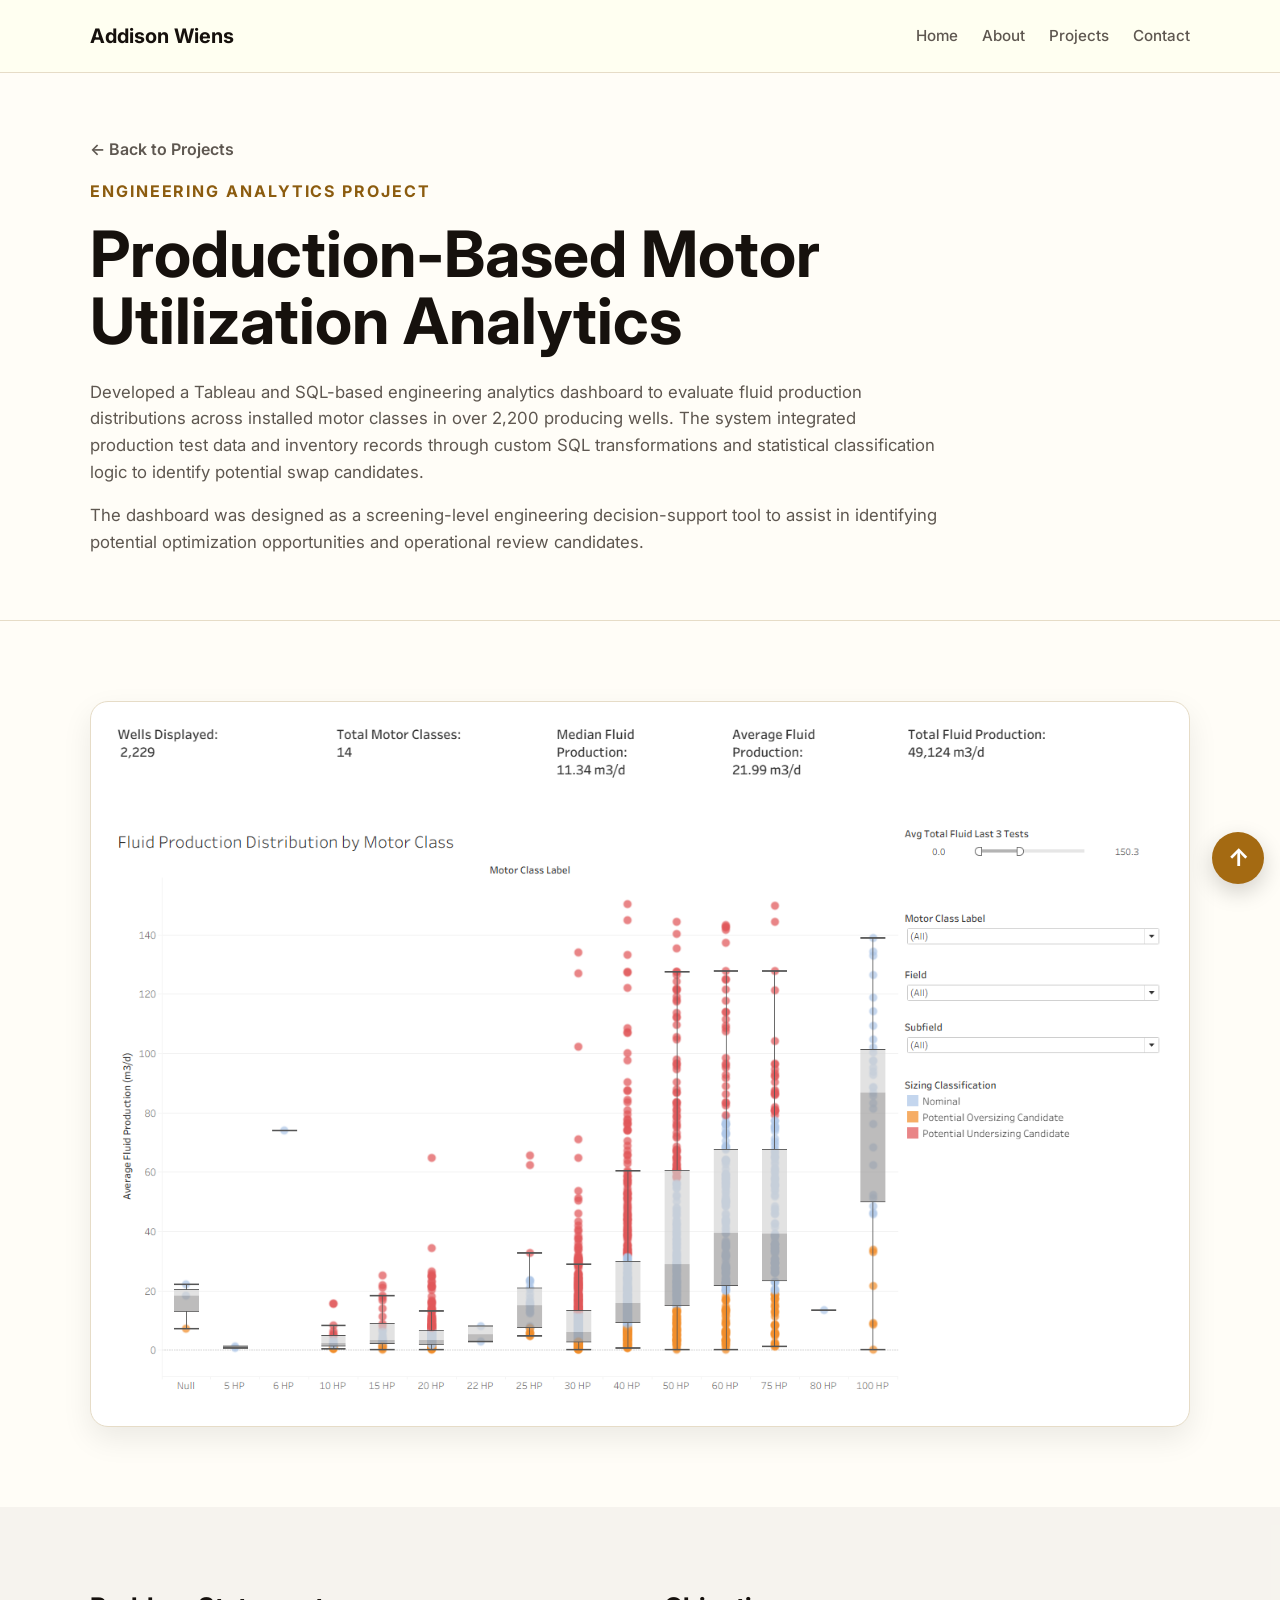
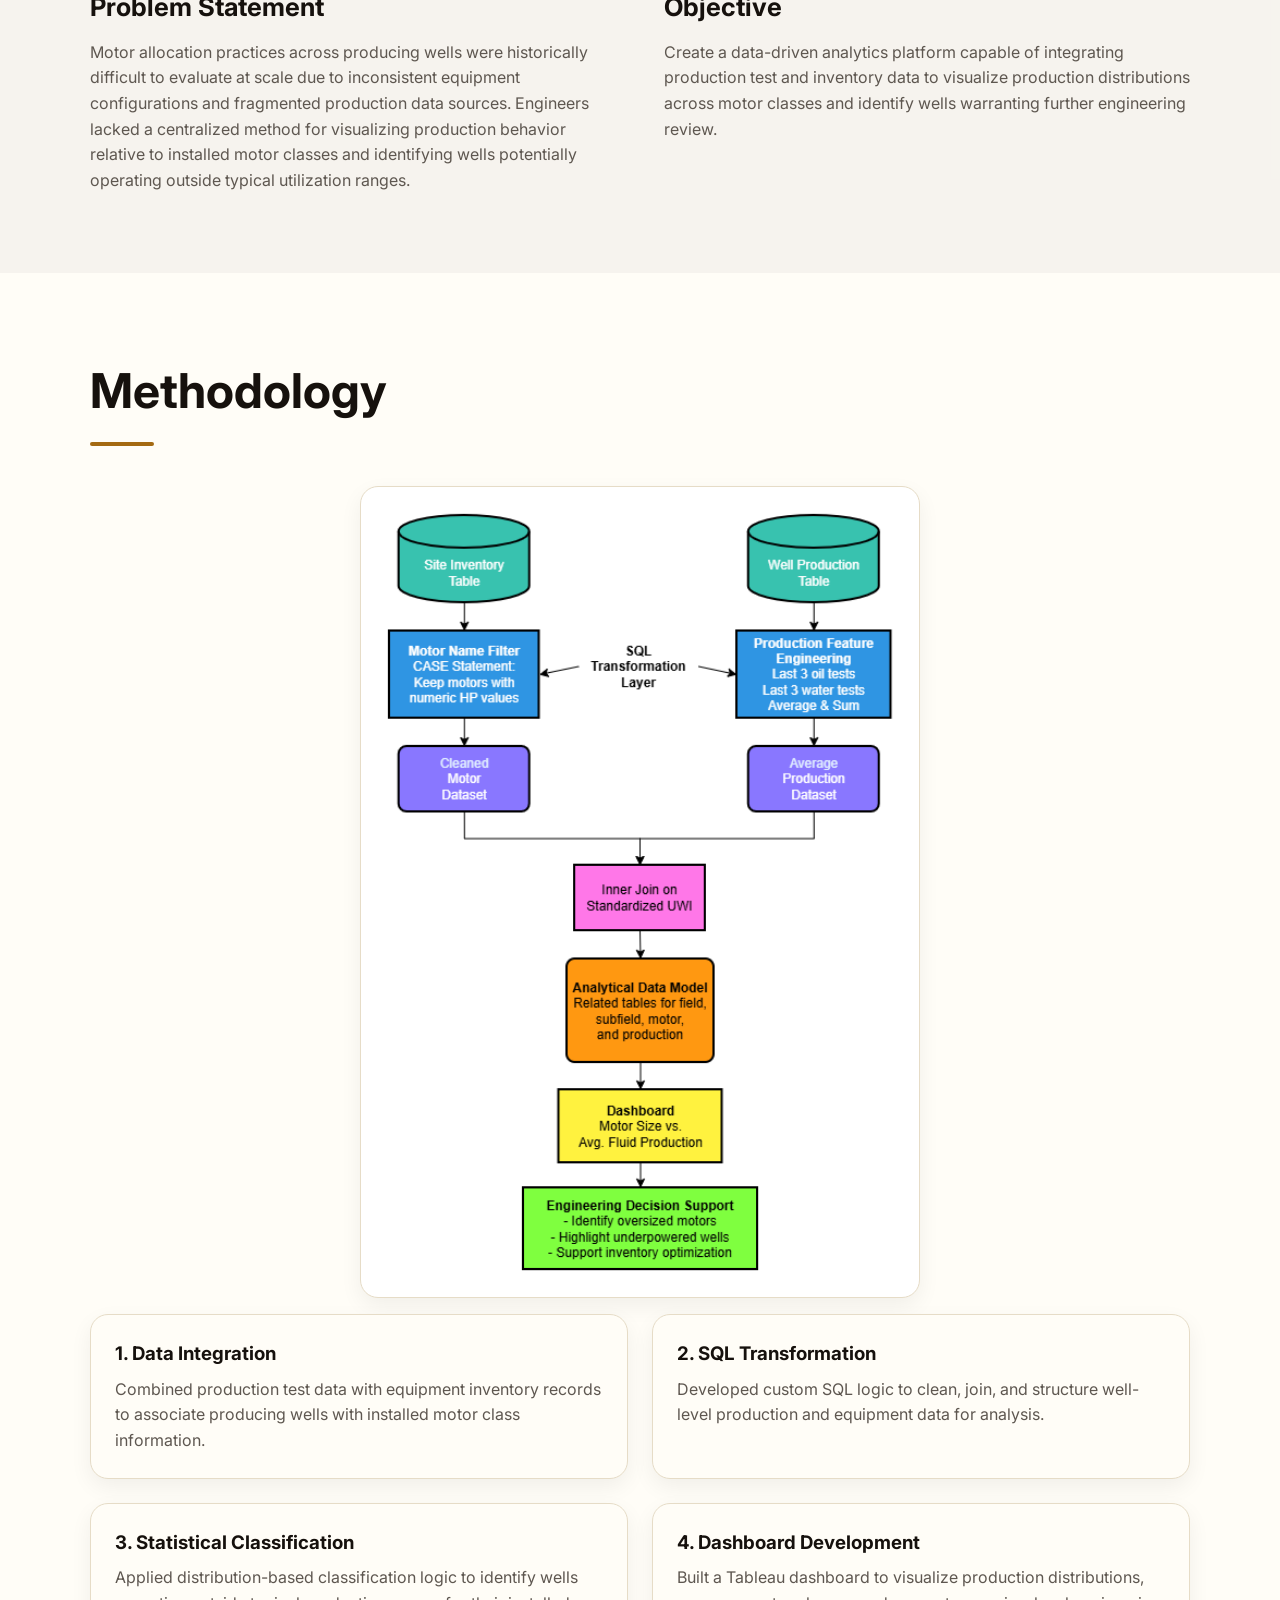
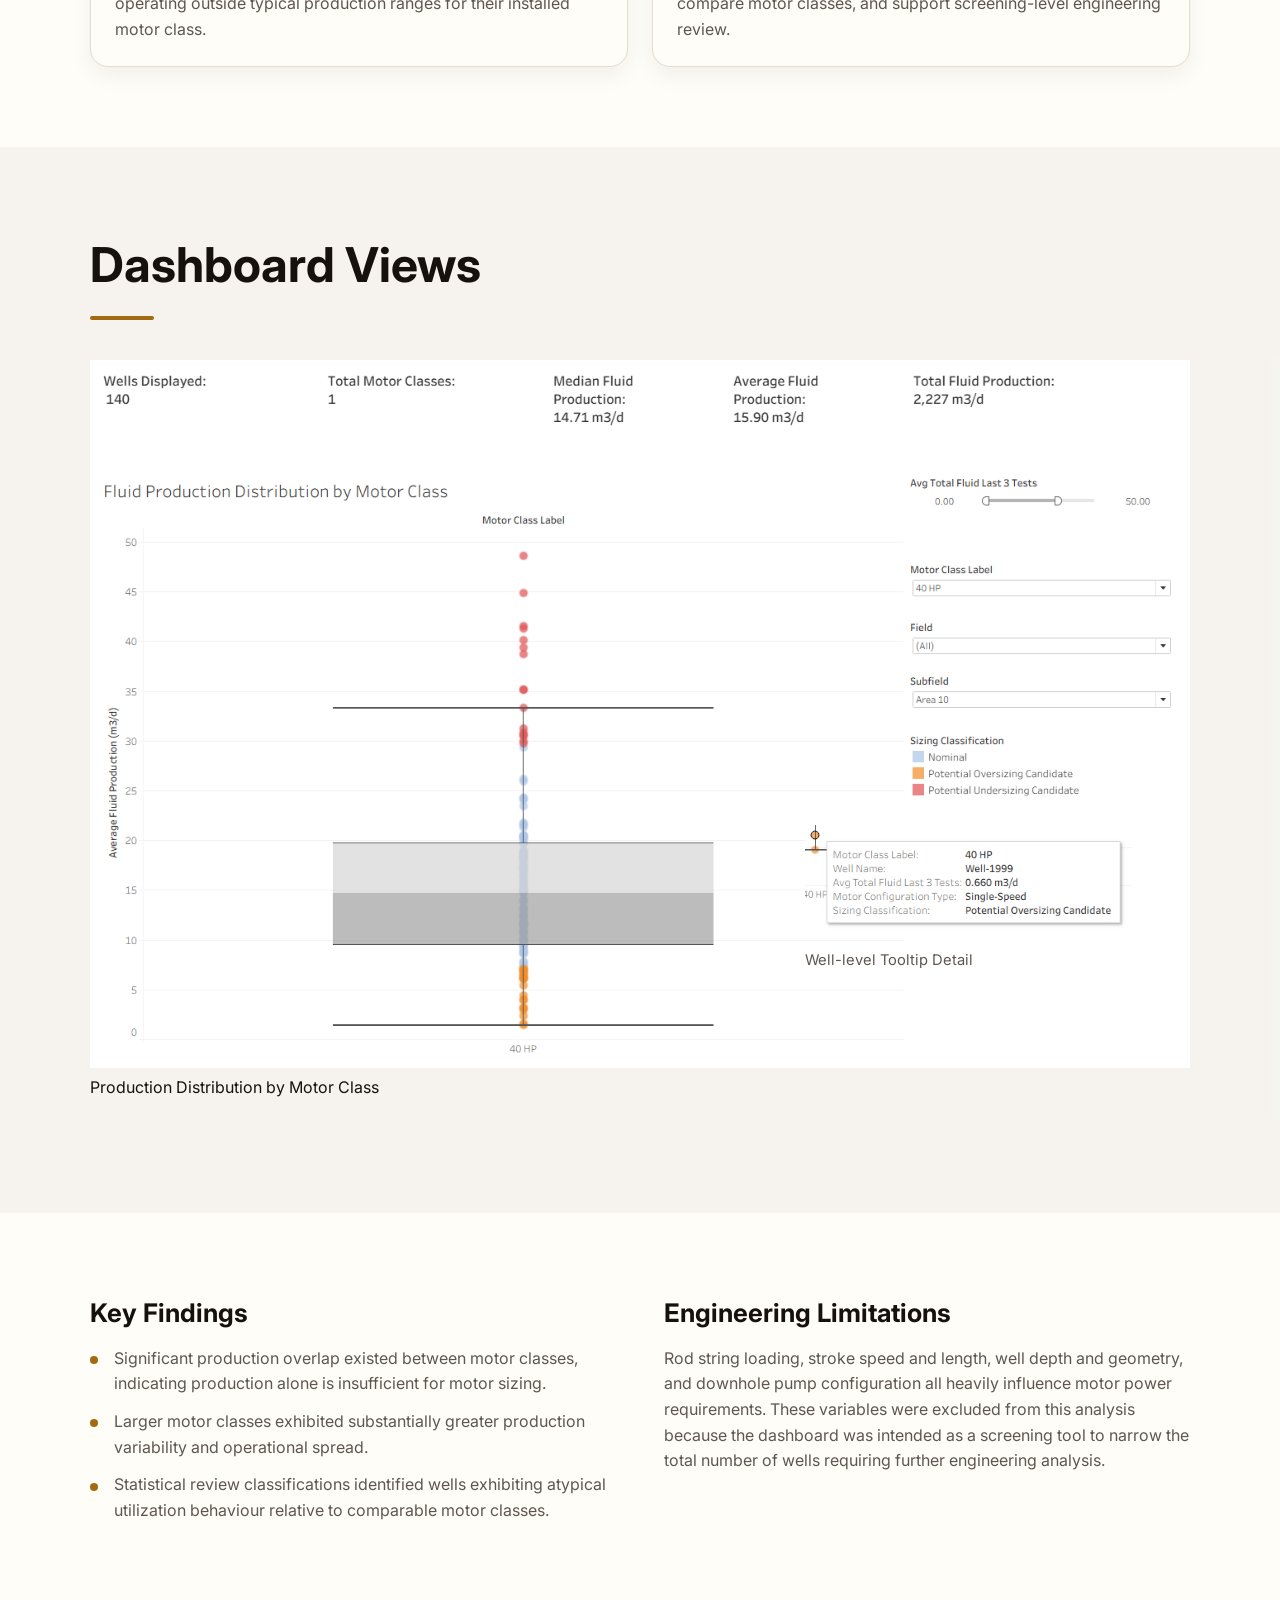
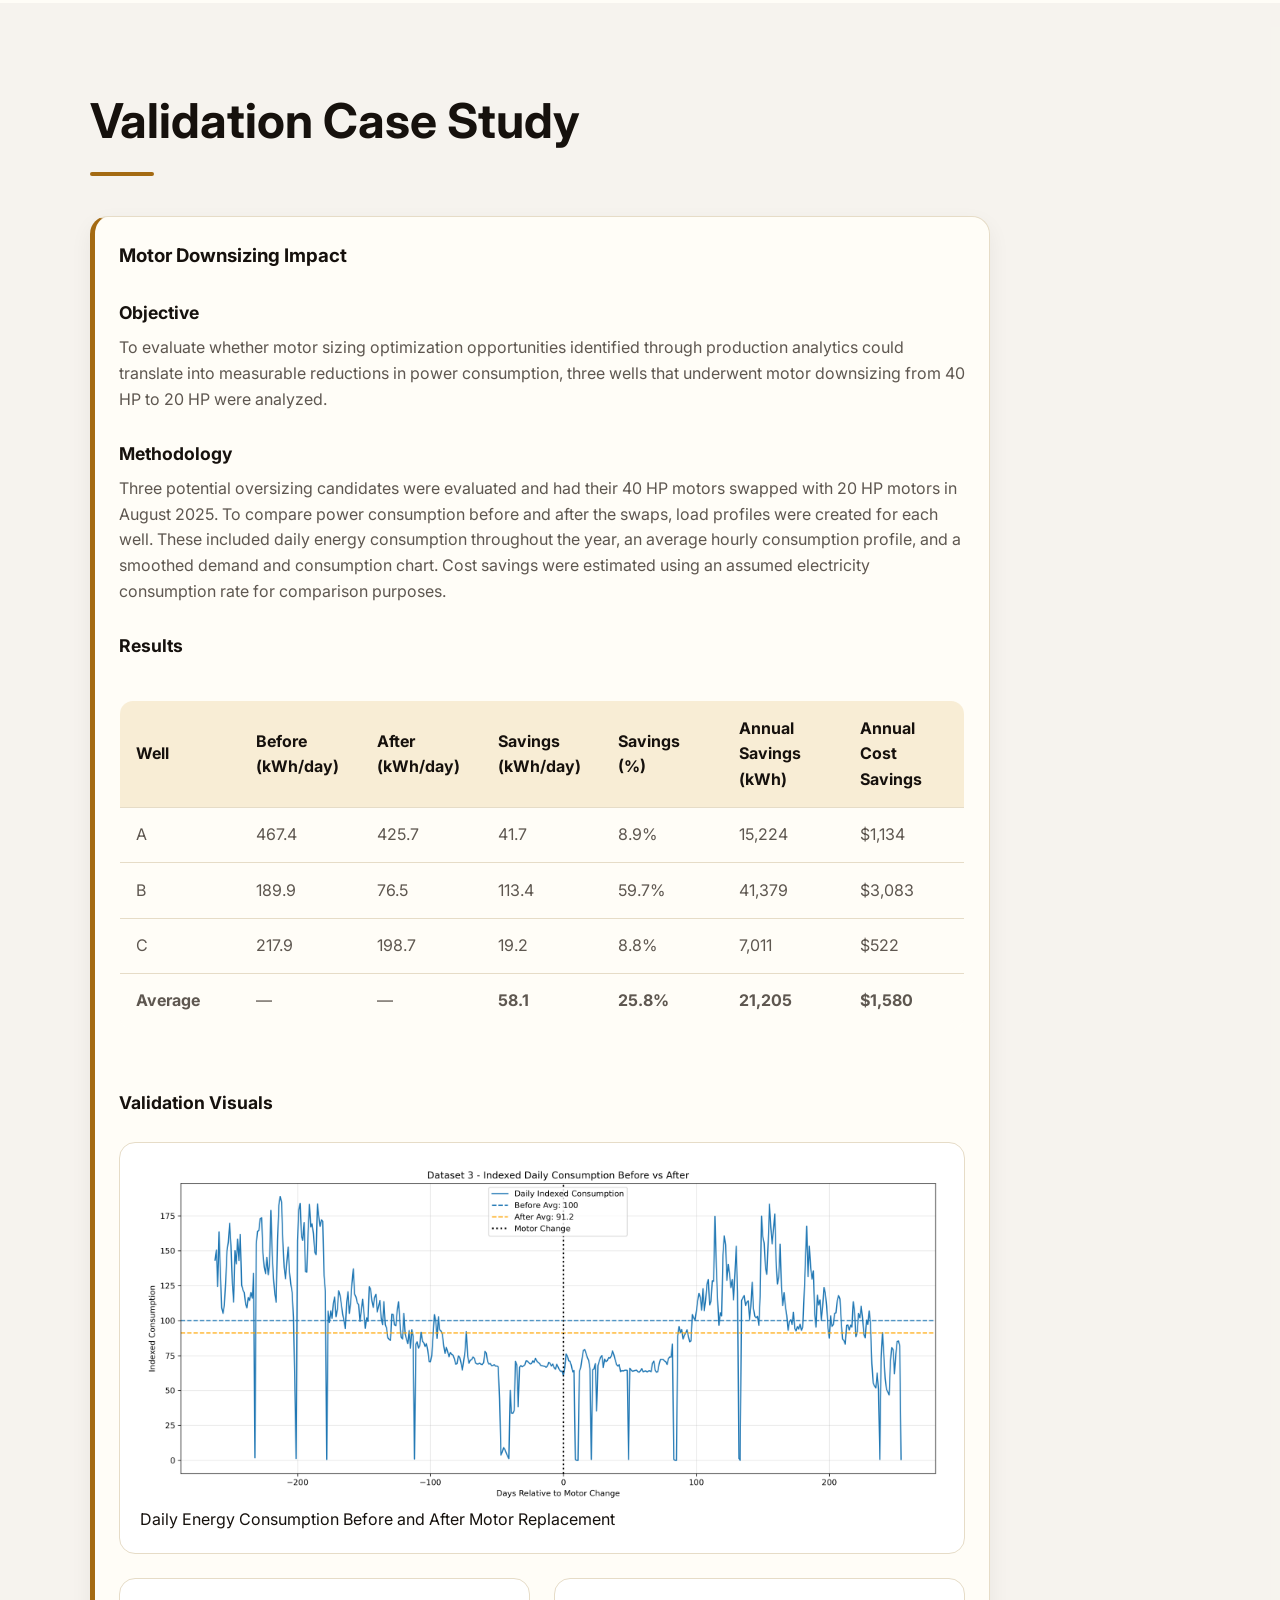
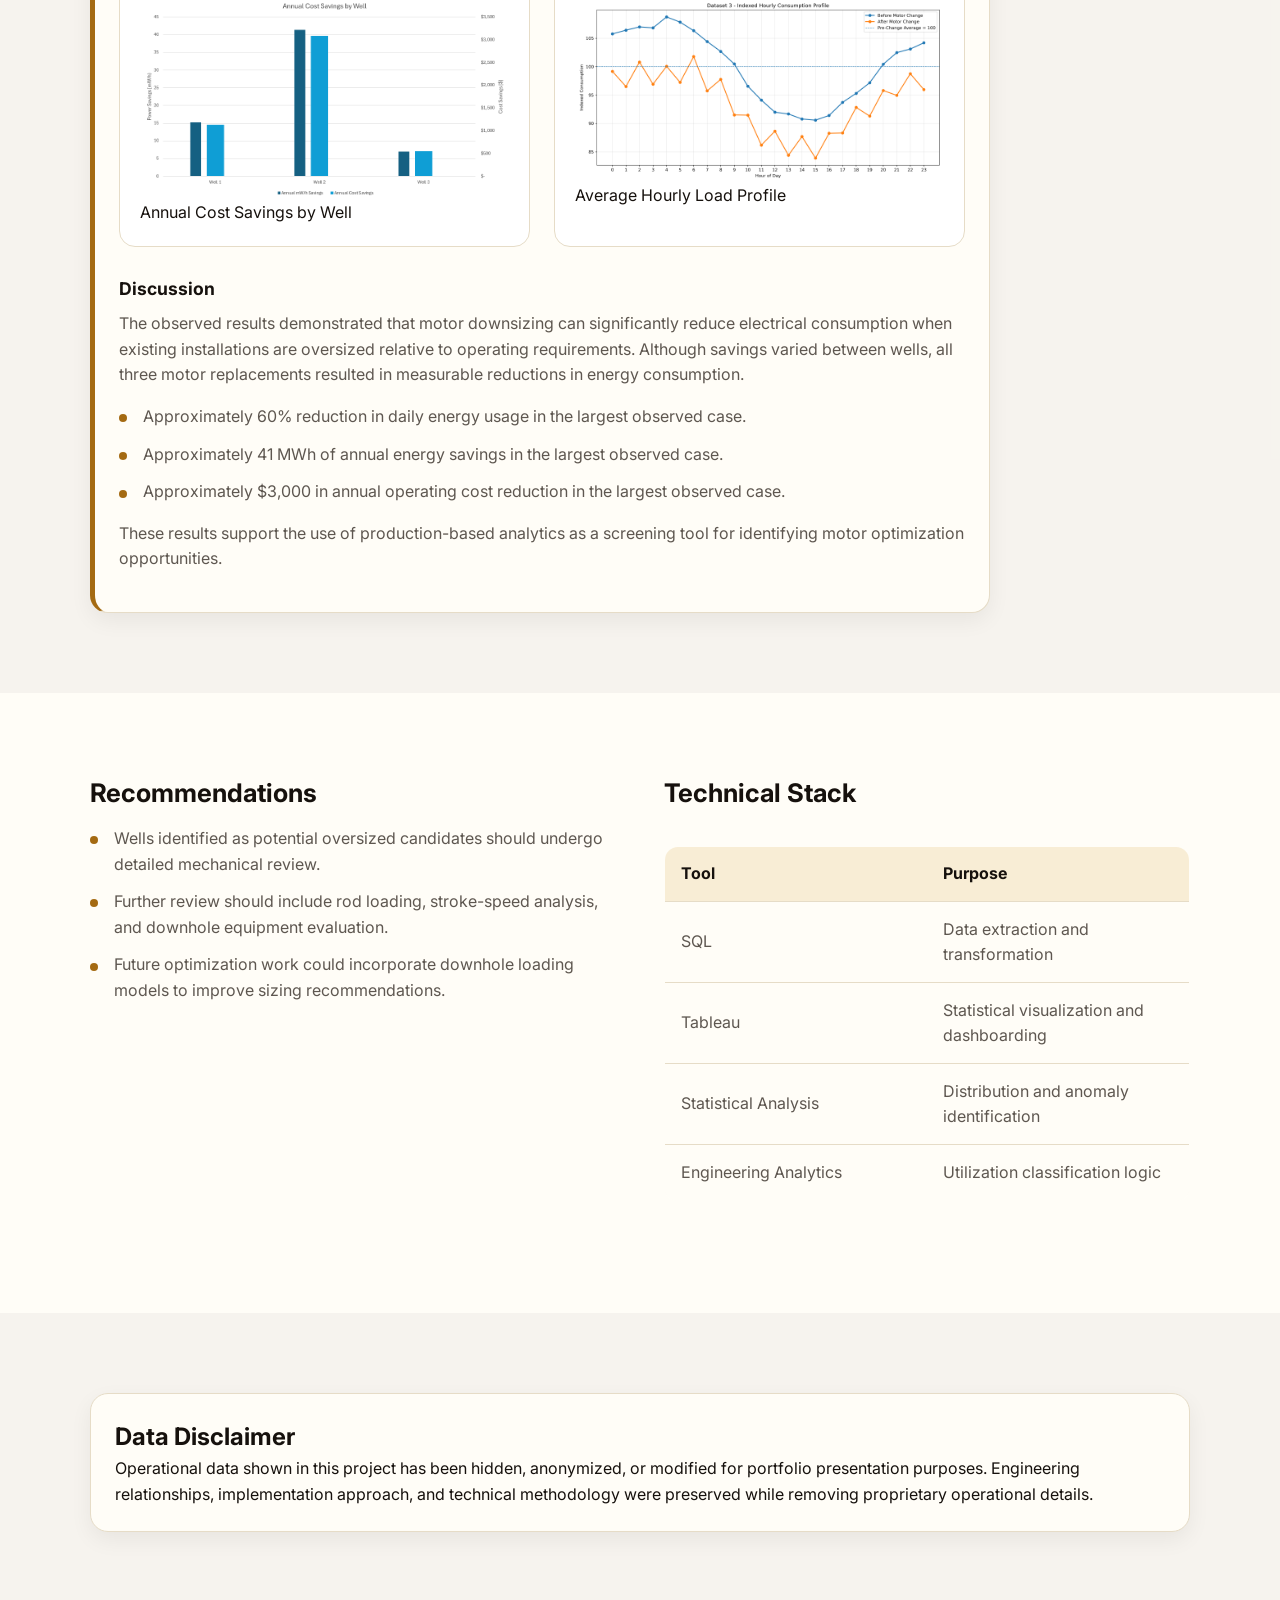
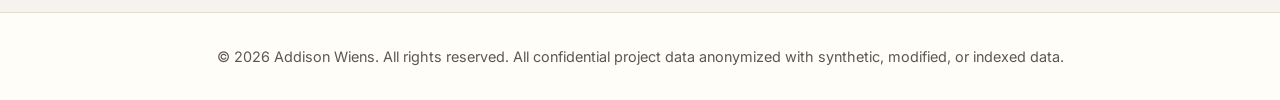
<file: production-motor-utilization.html>
<!DOCTYPE html>
<html lang="en">
  <head>
    <meta charset="UTF-8" />
    <meta name="viewport" content="width=device-width, initial-scale=1.0" />

    <title>Production-Based Motor Utilization Analytics | Addison Wiens</title>

    <link rel="preconnect" href="https://fonts.googleapis.com" />
    <link rel="preconnect" href="https://fonts.gstatic.com" crossorigin />
    <link
      href="https://fonts.googleapis.com/css2?family=Inter:wght@300;400;500;600;700&display=swap"
      rel="stylesheet"
    />

    <link rel="stylesheet" href="style.css" />
  </head>

  <body id="top">
    <header class="header">
      <div class="container nav-container">
        <h1 class="logo">Addison Wiens</h1>

        <nav class="nav">
          <ul class="nav-links">
            <li><a href="index.html">Home</a></li>
            <li><a href="about.html">About</a></li>
            <li><a href="projects.html">Projects</a></li>
            <li><a href="index.html#contact">Contact</a></li>
          </ul>
        </nav>
      </div>
    </header>

    <main>
      <section class="project-hero">
        <div class="container">
          <a href="projects.html" class="back-link">← Back to Projects</a>

          <p class="hero-subtitle">Engineering Analytics Project</p>

          <h2>Production-Based Motor Utilization Analytics</h2>

          <p class="project-summary">
            Developed a Tableau and SQL-based engineering analytics dashboard to
            evaluate fluid production distributions across installed motor
            classes in over 2,200 producing wells. The system integrated
            production test data and inventory records through custom SQL
            transformations and statistical classification logic to identify
            potential swap candidates.
          </p>

          <p class="project-summary">
            The dashboard was designed as a screening-level engineering
            decision-support tool to assist in identifying potential
            optimization opportunities and operational review candidates.
          </p>
        </div>
      </section>

      <section class="section">
        <div class="container">
          <div class="project-feature-image">
            <img
              src="full_motor_dashboard.png"
              alt="Full Tableau dashboard for motor utilization analytics"
            />
          </div>
        </div>
      </section>

      <section class="section section-alt">
        <div class="container project-detail-grid">
          <div>
            <h2>Problem Statement</h2>
            <p>
              Motor allocation practices across producing wells were
              historically difficult to evaluate at scale due to inconsistent
              equipment configurations and fragmented production data sources.
              Engineers lacked a centralized method for visualizing production
              behavior relative to installed motor classes and identifying wells
              potentially operating outside typical utilization ranges.
            </p>
          </div>

          <div>
            <h2>Objective</h2>
            <p>
              Create a data-driven analytics platform capable of integrating
              production test and inventory data to visualize production
              distributions across motor classes and identify wells warranting
              further engineering review.
            </p>
          </div>
        </div>
      </section>

      <section class="section">
        <div class="container">
          <div class="section-title">
            <h2>Methodology</h2>
            <div class="title-line"></div>
          </div>

          <div class="methodology-image">
            <img
              src="motor_inventory_pipeline.png"
              alt="Data pipeline diagram for motor utilization analytics"
            />
          </div>

          <div class="methodology-list">
            <div>
              <h3>1. Data Integration</h3>
              <p>
                Combined production test data with equipment inventory records
                to associate producing wells with installed motor class
                information.
              </p>
            </div>

            <div>
              <h3>2. SQL Transformation</h3>
              <p>
                Developed custom SQL logic to clean, join, and structure
                well-level production and equipment data for analysis.
              </p>
            </div>

            <div>
              <h3>3. Statistical Classification</h3>
              <p>
                Applied distribution-based classification logic to identify
                wells operating outside typical production ranges for their
                installed motor class.
              </p>
            </div>

            <div>
              <h3>4. Dashboard Development</h3>
              <p>
                Built a Tableau dashboard to visualize production distributions,
                compare motor classes, and support screening-level engineering
                review.
              </p>
            </div>
          </div>
        </div>
      </section>

      <section class="section section-alt">
        <div class="container">
          <div class="section-title">
            <h2>Dashboard Views</h2>
            <div class="title-line"></div>
          </div>
          <figure class="dashboard-showcase">
            <div class="image-wrapper">
              <img
                src="filtered_motor_dashboard.png"
                alt="Production Distribution by Motor Class"
              />

              <div class="tooltip-overlay-card">
                <img
                  src="tooltip_example.png"
                  alt="Well-level Tooltip Detail"
                />
                <p>Well-level Tooltip Detail</p>
              </div>
            </div>
            <figcaption>Production Distribution by Motor Class</figcaption>
          </figure>
        </div>
      </section>

      <section class="section">
        <div class="container project-detail-grid">
          <div>
            <h2>Key Findings</h2>
            <ul class="project-bullets">
              <li>
                Significant production overlap existed between motor classes,
                indicating production alone is insufficient for motor sizing.
              </li>
              <li>
                Larger motor classes exhibited substantially greater production
                variability and operational spread.
              </li>
              <li>
                Statistical review classifications identified wells exhibiting
                atypical utilization behaviour relative to comparable motor
                classes.
              </li>
            </ul>
          </div>

          <div>
            <h2>Engineering Limitations</h2>
            <p>
              Rod string loading, stroke speed and length, well depth and
              geometry, and downhole pump configuration all heavily influence
              motor power requirements. These variables were excluded from this
              analysis because the dashboard was intended as a screening tool to
              narrow the total number of wells requiring further engineering
              analysis.
            </p>
          </div>
        </div>
      </section>

      <section class="section section-alt">
        <div class="container">
          <div class="section-title">
            <h2>Validation Case Study</h2>
            <div class="title-line"></div>
          </div>

          <div class="case-study-card">
            <h3>Motor Downsizing Impact</h3>

            <h4>Objective</h4>
            <p>
              To evaluate whether motor sizing optimization opportunities
              identified through production analytics could translate into
              measurable reductions in power consumption, three wells that
              underwent motor downsizing from 40 HP to 20 HP were analyzed.
            </p>

            <h4>Methodology</h4>
            <p>
              Three potential oversizing candidates were evaluated and had their
              40 HP motors swapped with 20 HP motors in August 2025. To compare
              power consumption before and after the swaps, load profiles were
              created for each well. These included daily energy consumption
              throughout the year, an average hourly consumption profile, and a
              smoothed demand and consumption chart. Cost savings were estimated
              using an assumed electricity consumption rate for comparison
              purposes.
            </p>

            <h4>Results</h4>
            <div class="table-wrapper">
              <table class="tech-table">
                <thead>
                  <tr>
                    <th>Well</th>
                    <th>Before<br />(kWh/day)</th>
                    <th>After<br />(kWh/day)</th>
                    <th>Savings<br />(kWh/day)</th>
                    <th>Savings<br />(%)</th>
                    <th>Annual Savings<br />(kWh)</th>
                    <th>Annual Cost Savings</th>
                  </tr>
                </thead>

                <tbody>
                  <tr>
                    <td>A</td>
                    <td>467.4</td>
                    <td>425.7</td>
                    <td>41.7</td>
                    <td>8.9%</td>
                    <td>15,224</td>
                    <td>$1,134</td>
                  </tr>

                  <tr>
                    <td>B</td>
                    <td>189.9</td>
                    <td>76.5</td>
                    <td>113.4</td>
                    <td>59.7%</td>
                    <td>41,379</td>
                    <td>$3,083</td>
                  </tr>

                  <tr>
                    <td>C</td>
                    <td>217.9</td>
                    <td>198.7</td>
                    <td>19.2</td>
                    <td>8.8%</td>
                    <td>7,011</td>
                    <td>$522</td>
                  </tr>

                  <tr>
                    <td><strong>Average</strong></td>
                    <td>—</td>
                    <td>—</td>
                    <td><strong>58.1</strong></td>
                    <td><strong>25.8%</strong></td>
                    <td><strong>21,205</strong></td>
                    <td><strong>$1,580</strong></td>
                  </tr>
                </tbody>
              </table>
            </div>

            <h4>Validation Visuals</h4>

            <div class="case-study-gallery">
              <figure>
                <img
                  src="dataset_3_daily_consumption_indexed.png"
                  alt="Daily Energy Consumption Before and After Motor Replacement"
                />
                <figcaption>
                  Daily Energy Consumption Before and After Motor Replacement
                </figcaption>
              </figure>

              <figure>
                <img
                  src="annual_cost_savings.png"
                  alt="Annual cost savings by well"
                />
                <figcaption>Annual Cost Savings by Well</figcaption>
              </figure>

              <figure>
                <img
                  src="dataset_3_hourly_profile_indexed.png"
                  alt="Average Hourly Load Profile"
                />
                <figcaption>Average Hourly Load Profile</figcaption>
              </figure>
            </div>

            <h4>Discussion</h4>

            <p>
              The observed results demonstrated that motor downsizing can
              significantly reduce electrical consumption when existing
              installations are oversized relative to operating requirements.
              Although savings varied between wells, all three motor
              replacements resulted in measurable reductions in energy
              consumption.
            </p>

            <ul class="project-bullets">
              <li>
                Approximately 60% reduction in daily energy usage in the largest
                observed case.
              </li>
              <li>
                Approximately 41 MWh of annual energy savings in the largest
                observed case.
              </li>
              <li>
                Approximately $3,000 in annual operating cost reduction in the
                largest observed case.
              </li>
            </ul>
            <p></p>
            <p>
              These results support the use of production-based analytics as a
              screening tool for identifying motor optimization opportunities.
            </p>
          </div>
        </div>
      </section>

      <section class="section">
        <div class="container project-detail-grid">
          <div>
            <h2>Recommendations</h2>
            <ul class="project-bullets">
              <li>
                Wells identified as potential oversized candidates should
                undergo detailed mechanical review.
              </li>
              <li>
                Further review should include rod loading, stroke-speed
                analysis, and downhole equipment evaluation.
              </li>
              <li>
                Future optimization work could incorporate downhole loading
                models to improve sizing recommendations.
              </li>
            </ul>
          </div>

          <div>
            <h2>Technical Stack</h2>

            <table class="tech-table">
              <thead>
                <tr>
                  <th>Tool</th>
                  <th>Purpose</th>
                </tr>
              </thead>

              <tbody>
                <tr>
                  <td>SQL</td>
                  <td>Data extraction and transformation</td>
                </tr>

                <tr>
                  <td>Tableau</td>
                  <td>Statistical visualization and dashboarding</td>
                </tr>

                <tr>
                  <td>Statistical Analysis</td>
                  <td>Distribution and anomaly identification</td>
                </tr>

                <tr>
                  <td>Engineering Analytics</td>
                  <td>Utilization classification logic</td>
                </tr>
              </tbody>
            </table>
          </div>
        </div>
      </section>

      <section class="section section-alt">
        <div class="container">
          <div class="data-disclaimer">
            <h2>Data Disclaimer</h2>

            <p>
              Operational data shown in this project has been hidden,
              anonymized, or modified for portfolio presentation purposes.
              Engineering relationships, implementation approach, and technical
              methodology were preserved while removing proprietary operational
              details.
            </p>
          </div>
        </div>
      </section>
    </main>

    <footer class="footer">
      <div class="container">
        <p>
          © 2026 Addison Wiens. All rights reserved. All confidential project
          data anonymized with synthetic, modified, or indexed data.
        </p>
      </div>
    </footer>
    <a href="#top" class="back-to-top" aria-label="Back to top"> ↑ </a>
  </body>
</html>
</file>
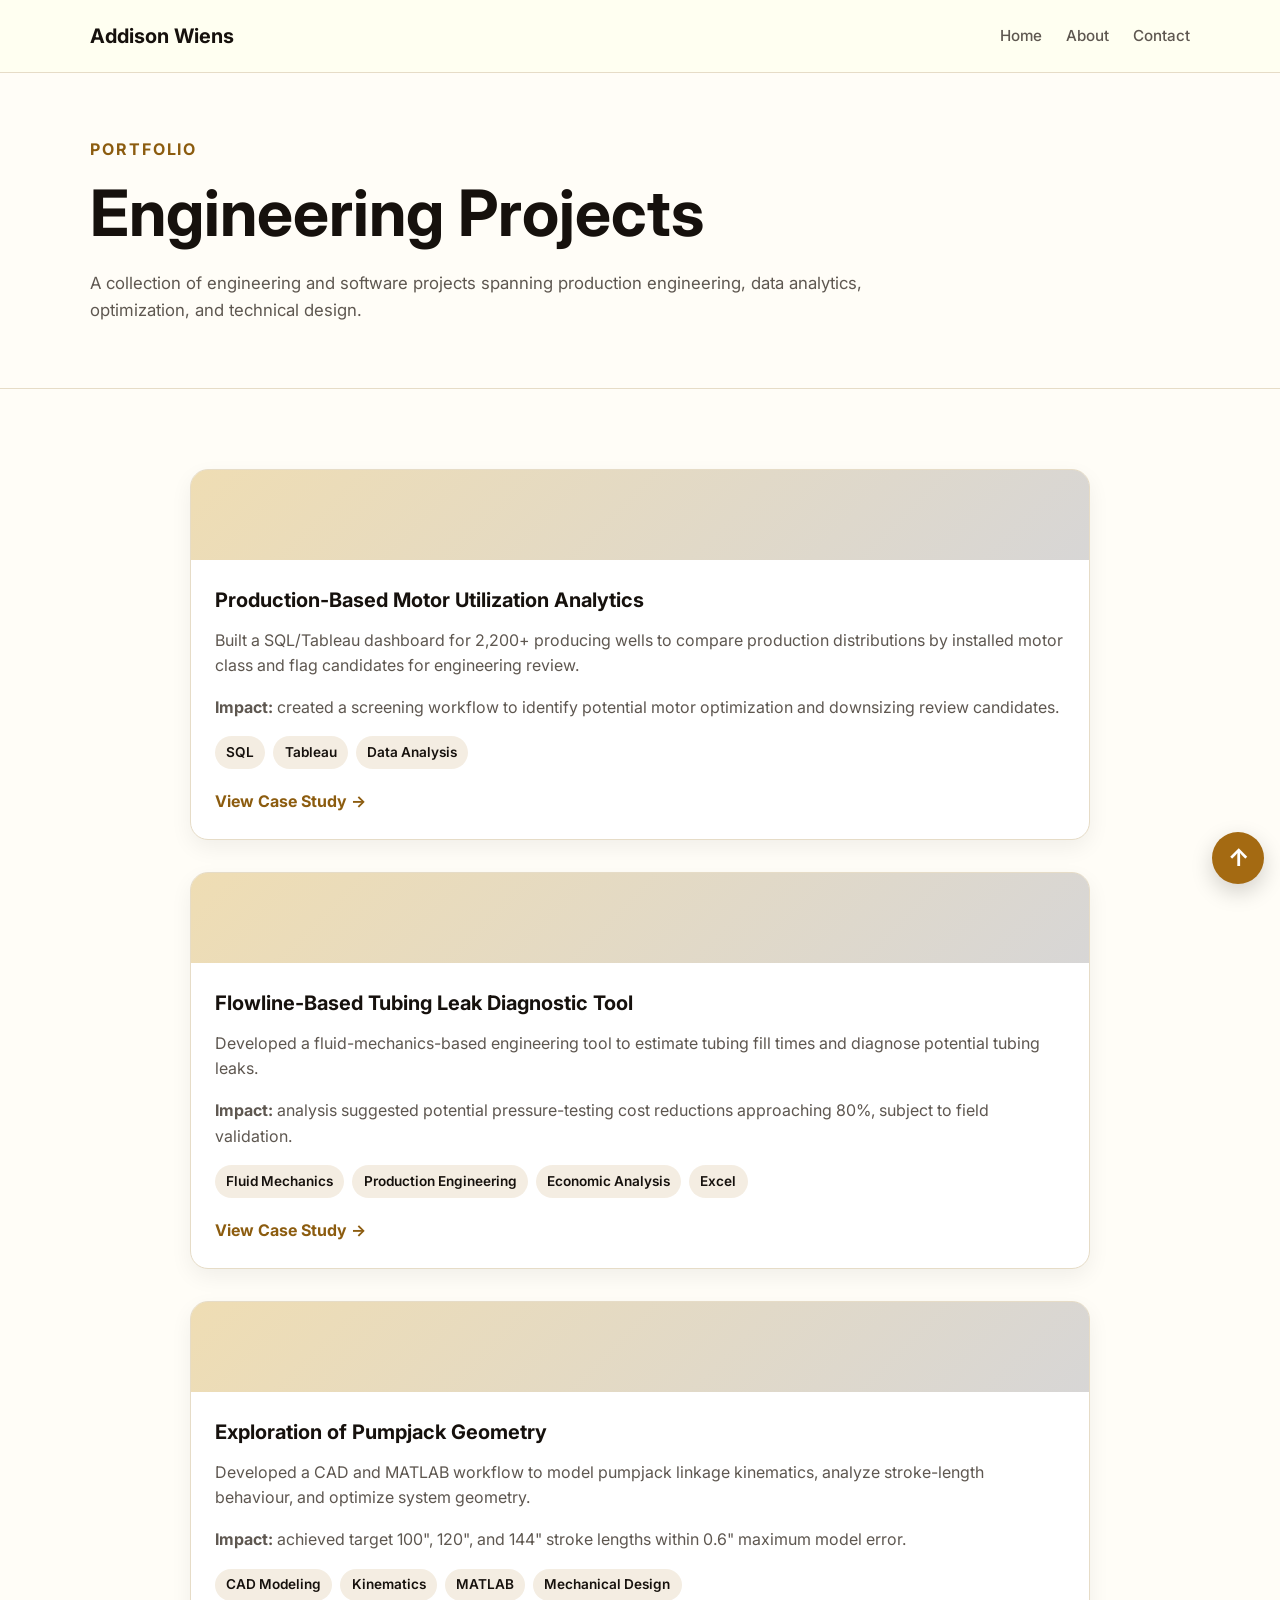
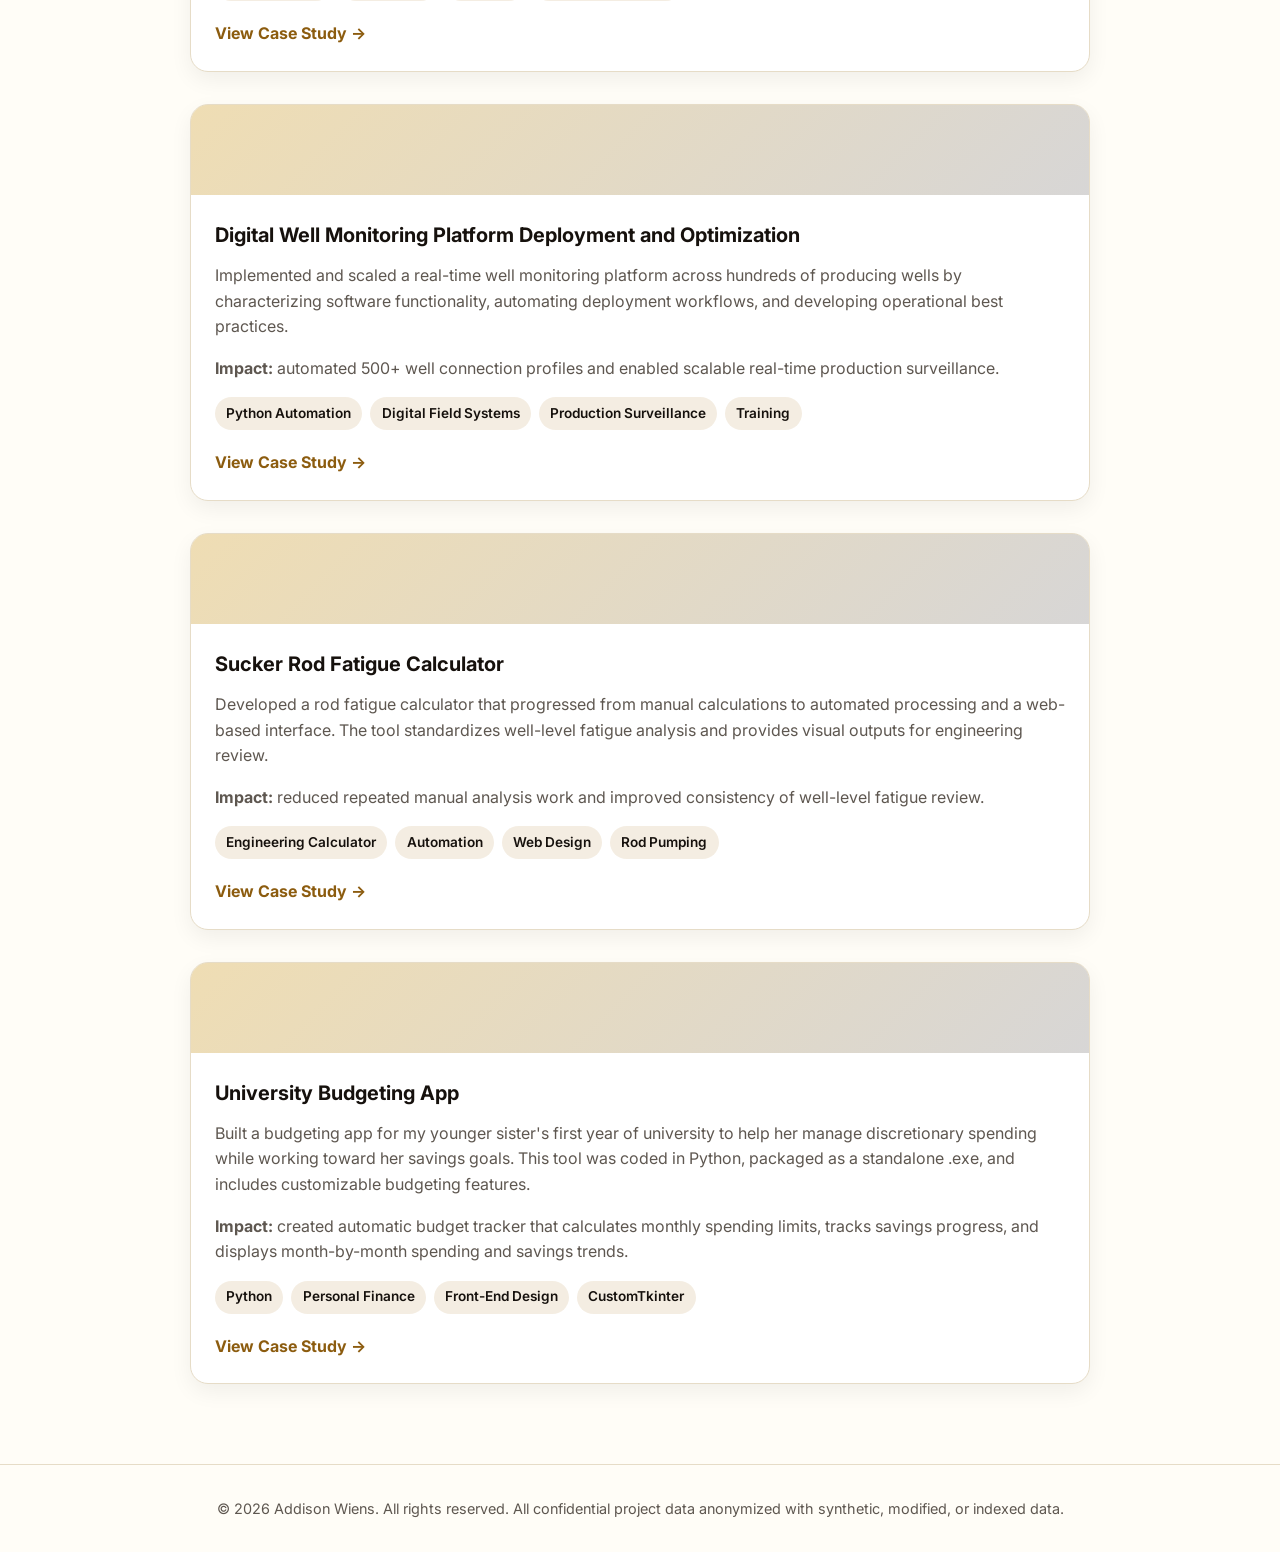
<file: projects.html>
<!DOCTYPE html>
<html lang="en">
  <head>
    <meta charset="UTF-8" />
    <meta name="viewport" content="width=device-width, initial-scale=1.0" />

    <title>Projects | Addison Wiens</title>

    <!-- Google Font -->
    <link rel="preconnect" href="https://fonts.googleapis.com" />
    <link rel="preconnect" href="https://fonts.gstatic.com" crossorigin />

    <link
      href="https://fonts.googleapis.com/css2?family=Inter:wght@300;400;500;600;700&display=swap"
      rel="stylesheet"
    />

    <!-- CSS -->
    <link rel="stylesheet" href="style.css" />
  </head>

  <body id="top">
    <!-- Header -->
    <header class="header">
      <div class="container nav-container">
        <h1 class="logo">Addison Wiens</h1>

        <nav class="nav">
          <ul class="nav-links">
            <li><a href="index.html">Home</a></li>
            <li><a href="about.html">About</a></li>
            <li><a href="index.html#contact">Contact</a></li>
          </ul>
        </nav>
      </div>
    </header>

    <!-- Projects Hero -->
    <section class="project-hero">
      <div class="container">
        <p class="hero-subtitle">Portfolio</p>

        <h2>Engineering Projects</h2>

        <p class="project-summary">
	A collection of engineering and software projects spanning production engineering, 	data analytics, optimization, and technical design.
        </p>
      </div>
    </section>

    <!-- Projects Grid -->
    <section class="section">
      <div class="container">
        <div class="project-grid">
          <article class="project-card">
            <div class="project-image" aria-hidden="true"></div>

            <div class="project-content">
              <h3>Production-Based Motor Utilization Analytics</h3>

              <p>
                Built a SQL/Tableau dashboard for 2,200+ producing wells to
                compare production distributions by installed motor class and
                flag candidates for engineering review.
              </p>
              <p class="project-impact">
                <b>Impact:</b> created a screening workflow to identify
                potential motor optimization and downsizing review candidates.
              </p>

              <div class="project-tags">
                <span>SQL</span>
                <span>Tableau</span>
                <span>Data Analysis</span>
              </div>
              <a href="production-motor-utilization.html" class="project-link">
                View Case Study →
              </a>
            </div>
          </article>

          <article class="project-card">
            <div class="project-image" aria-hidden="true"></div>

            <div class="project-content">
              <h3>Flowline-Based Tubing Leak Diagnostic Tool</h3>

              <p>
                Developed a fluid-mechanics-based engineering tool to estimate
                tubing fill times and diagnose potential tubing leaks.
              </p>
              <p class="project-impact">
                <b>Impact:</b> analysis suggested potential pressure-testing
                cost reductions approaching 80%, subject to field validation.
              </p>

              <div class="project-tags">
                <span>Fluid Mechanics</span>
                <span>Production Engineering</span>
                <span>Economic Analysis</span>
                <span>Excel</span>
              </div>

              <a
                href="flowline-tubing-leak-detection.html"
                class="project-link"
              >
                View Case Study →
              </a>
            </div>
          </article>

          <article class="project-card">
            <div class="project-image" aria-hidden="true"></div>

            <div class="project-content">
              <h3>Exploration of Pumpjack Geometry</h3>

              <p>
                Developed a CAD and MATLAB workflow to model pumpjack linkage
                kinematics, analyze stroke-length behaviour, and optimize system
                geometry.
              </p>
              <p class="project-impact">
                <b>Impact:</b> achieved target 100", 120", and 144" stroke
                lengths within 0.6" maximum model error.
              </p>
              <div class="project-tags">
                <span>CAD Modeling</span>
                <span>Kinematics</span>
                <span>MATLAB</span>
                <span>Mechanical Design</span>
              </div>

              <a href="pumpjack_model.html" class="project-link">
                View Case Study →
              </a>
            </div>
          </article>

          <article class="project-card">
            <div class="project-image" aria-hidden="true"></div>

            <div class="project-content">
              <h3>
                Digital Well Monitoring Platform Deployment and Optimization
              </h3>

              <p>
                Implemented and scaled a real-time well monitoring platform
                across hundreds of producing wells by characterizing software
                functionality, automating deployment workflows, and developing
                operational best practices.
              </p>
              <p class="project-impact">
                <b>Impact:</b> automated 500+ well connection profiles and
                enabled scalable real-time production surveillance.
              </p>

              <div class="project-tags">
                <span>Python Automation</span>
                <span>Digital Field Systems</span>
                <span>Production Surveillance</span>
                <span>Training</span>
              </div>

              <a href="digital_well_monitoring.html" class="project-link">
                View Case Study →
              </a>
            </div>
          </article>

          <article class="project-card">
            <div class="project-image" aria-hidden="true"></div>

            <div class="project-content">
              <h3>Sucker Rod Fatigue Calculator</h3>

              <p>
                Developed a rod fatigue calculator that progressed from manual
                calculations to automated processing and a web-based interface.
                The tool standardizes well-level fatigue analysis and provides
                visual outputs for engineering review.
              </p>
              <p class="project-impact">
                <b>Impact:</b> reduced repeated manual analysis work and
                improved consistency of well-level fatigue review.
              </p>

              <div class="project-tags">
                <span>Engineering Calculator</span>
                <span>Automation</span>
                <span>Web Design</span>
                <span>Rod Pumping</span>
              </div>
              <a href="rodlife_fatigue_calculator.html" class="project-link">
                View Case Study →
              </a>
            </div>
          </article>

	<article class="project-card">
            <div class="project-image" aria-hidden="true"></div>

            <div class="project-content">
              <h3>University Budgeting App</h3>

              <p>
                Built a budgeting app for my younger sister's first year of university
		to help her manage discretionary spending while working toward her savings
		goals. This tool was coded in Python, packaged as a standalone .exe, and 
		includes customizable budgeting features.
              </p>
              <p class="project-impact">
                <b>Impact:</b> created automatic budget tracker that calculates monthly
		spending limits, tracks savings progress, and displays month-by-month 
		spending and savings trends.
              </p>

              <div class="project-tags">
                <span>Python</span>
                <span>Personal Finance</span>
                <span>Front-End Design</span>
		<span>CustomTkinter</span>
              </div>
              <a href="budget_calculator.html" class="project-link">
                View Case Study →
              </a>
            </div>
          </article>

        </div>
      </div>
    </section>

    <!-- Footer -->
    <footer class="footer">
      <div class="container">
        <p>
          © 2026 Addison Wiens. All rights reserved. All confidential project
          data anonymized with synthetic, modified, or indexed data.
        </p>
      </div>
    </footer>
    <a href="#top" class="back-to-top" aria-label="Back to top"> ↑ </a>
  </body>
</html>
</file>
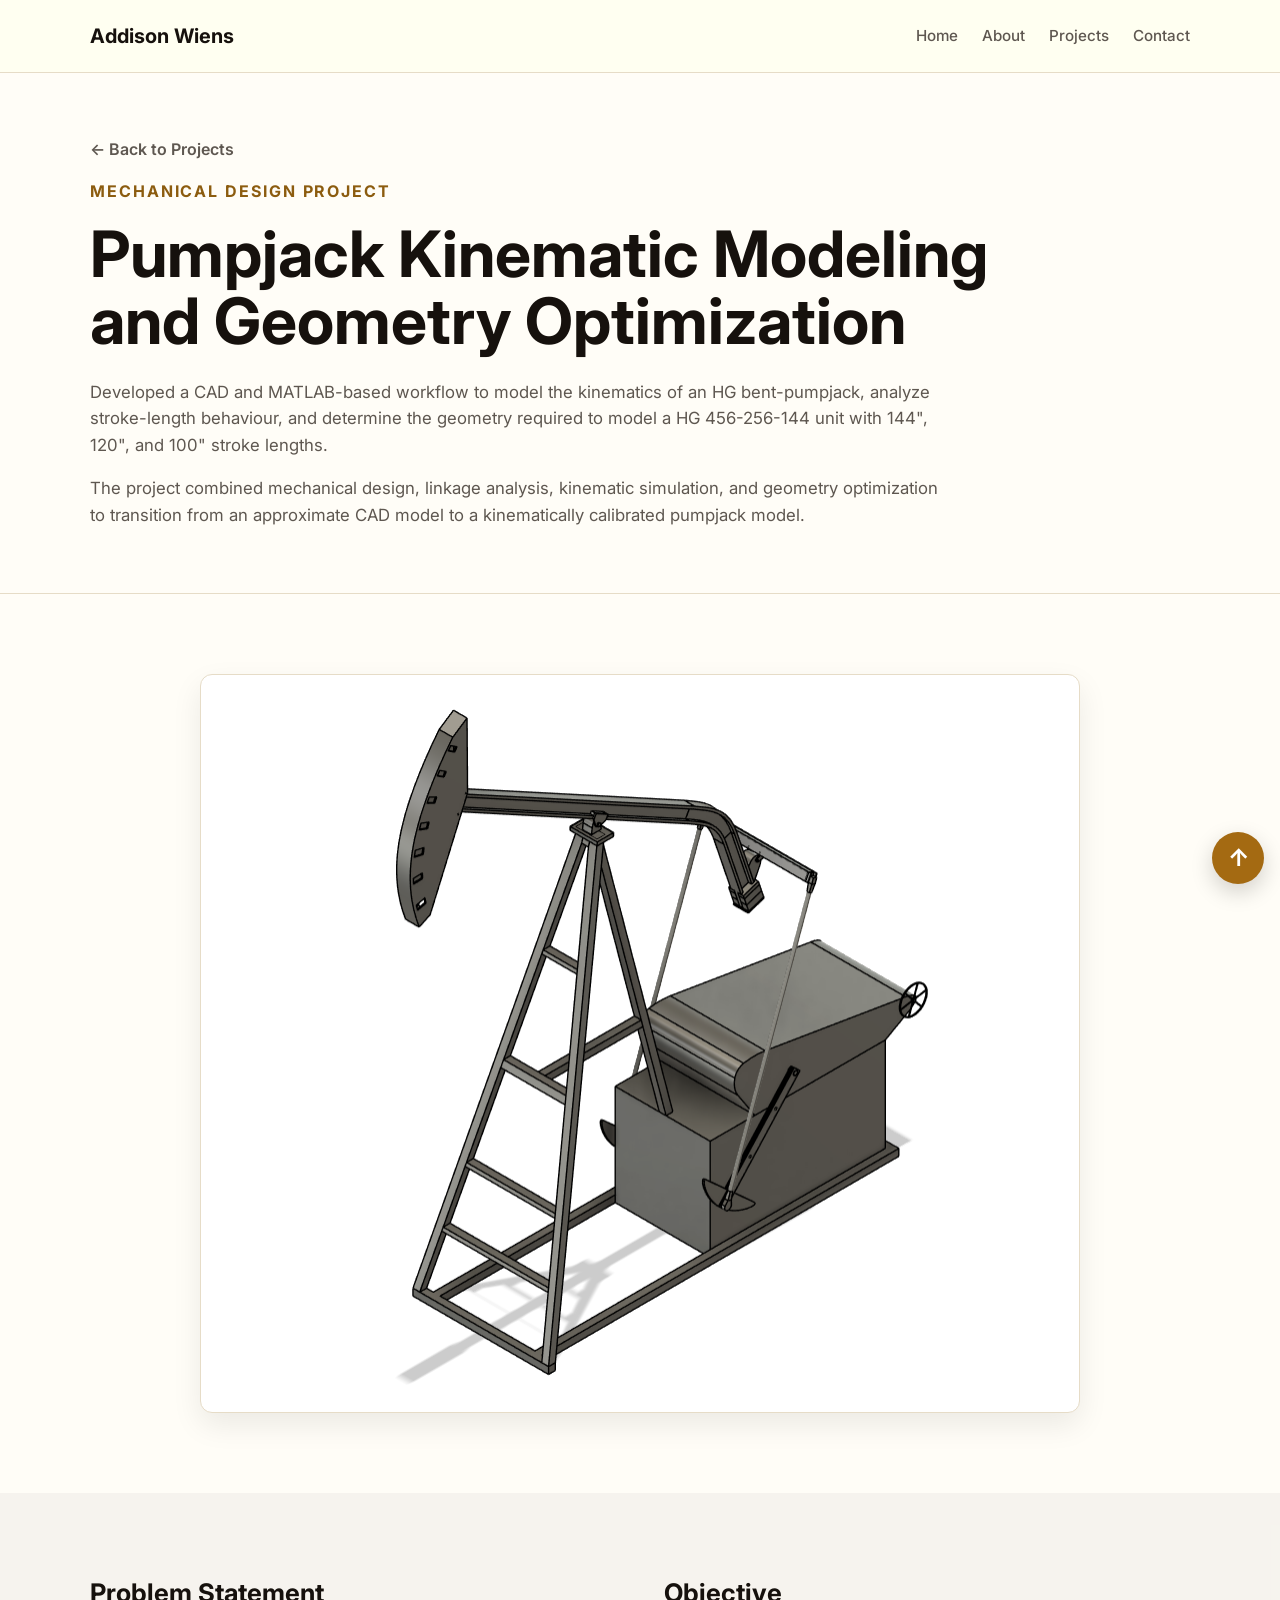
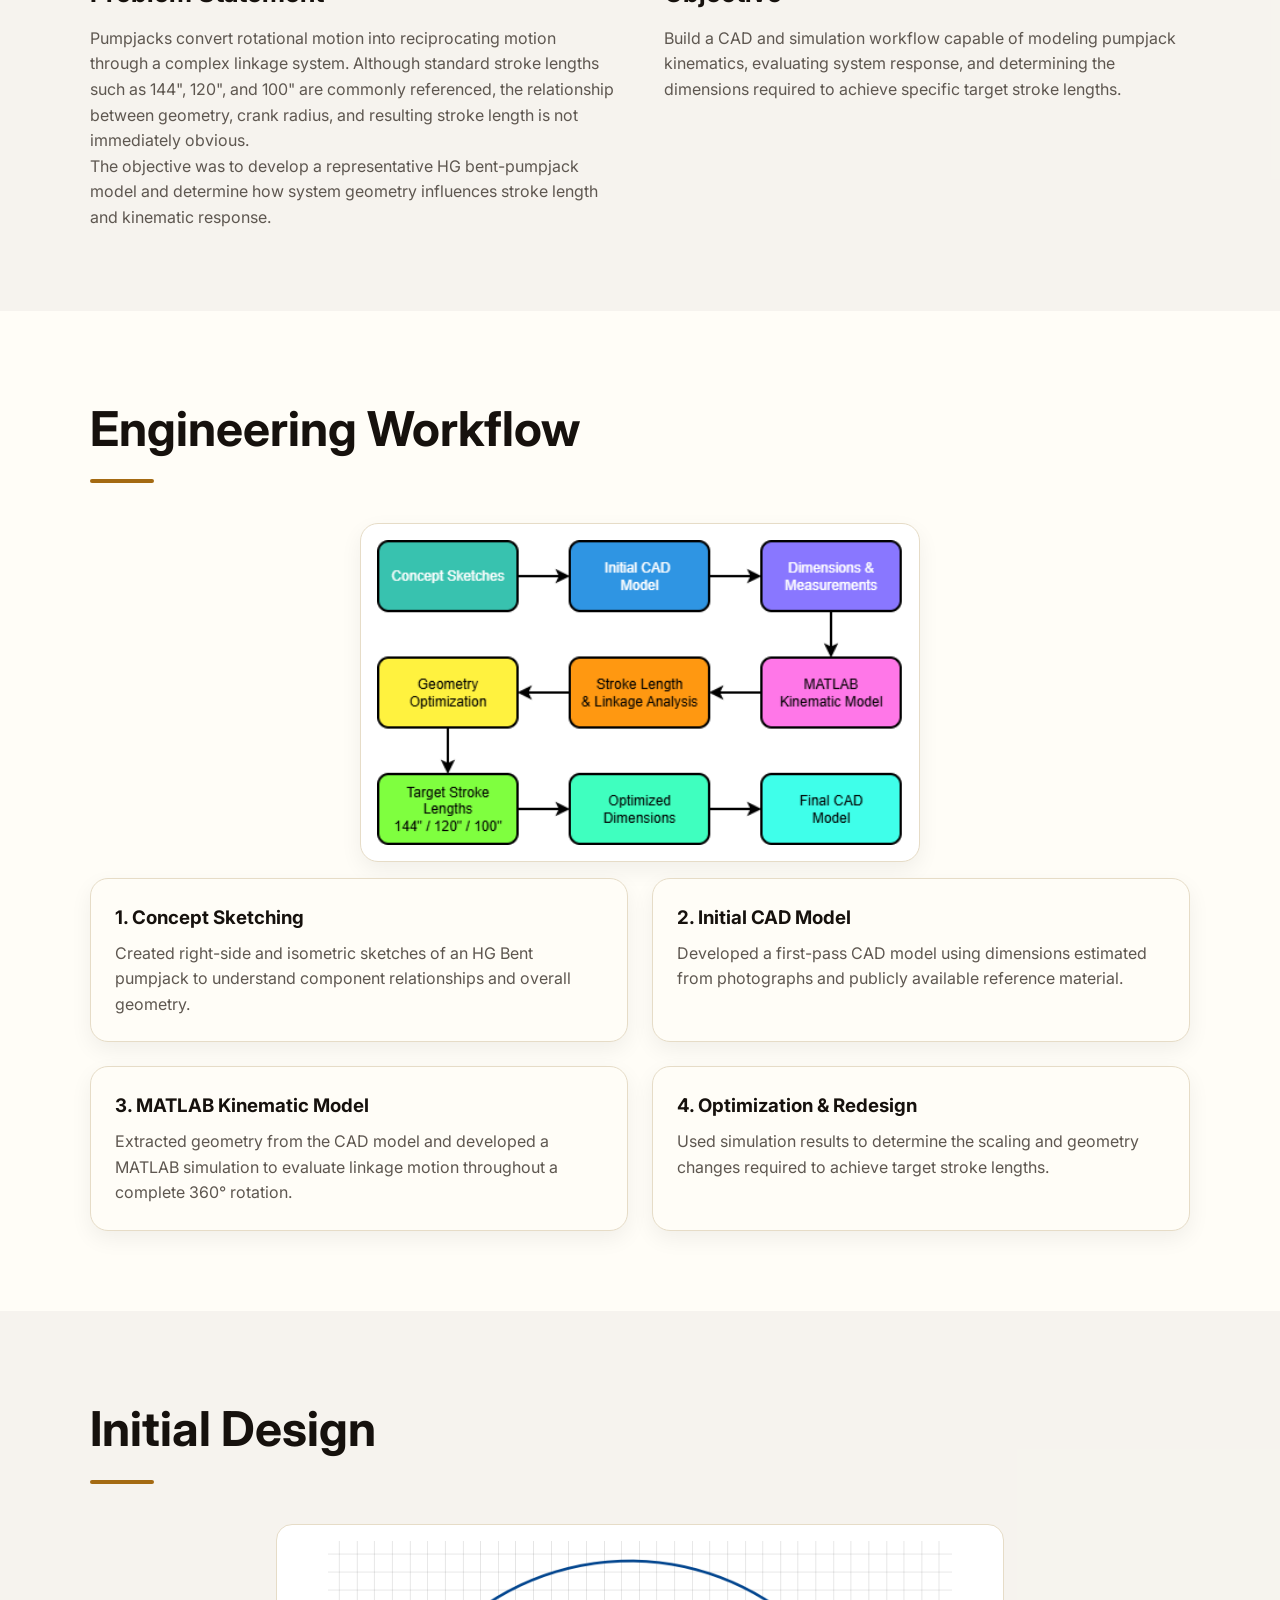
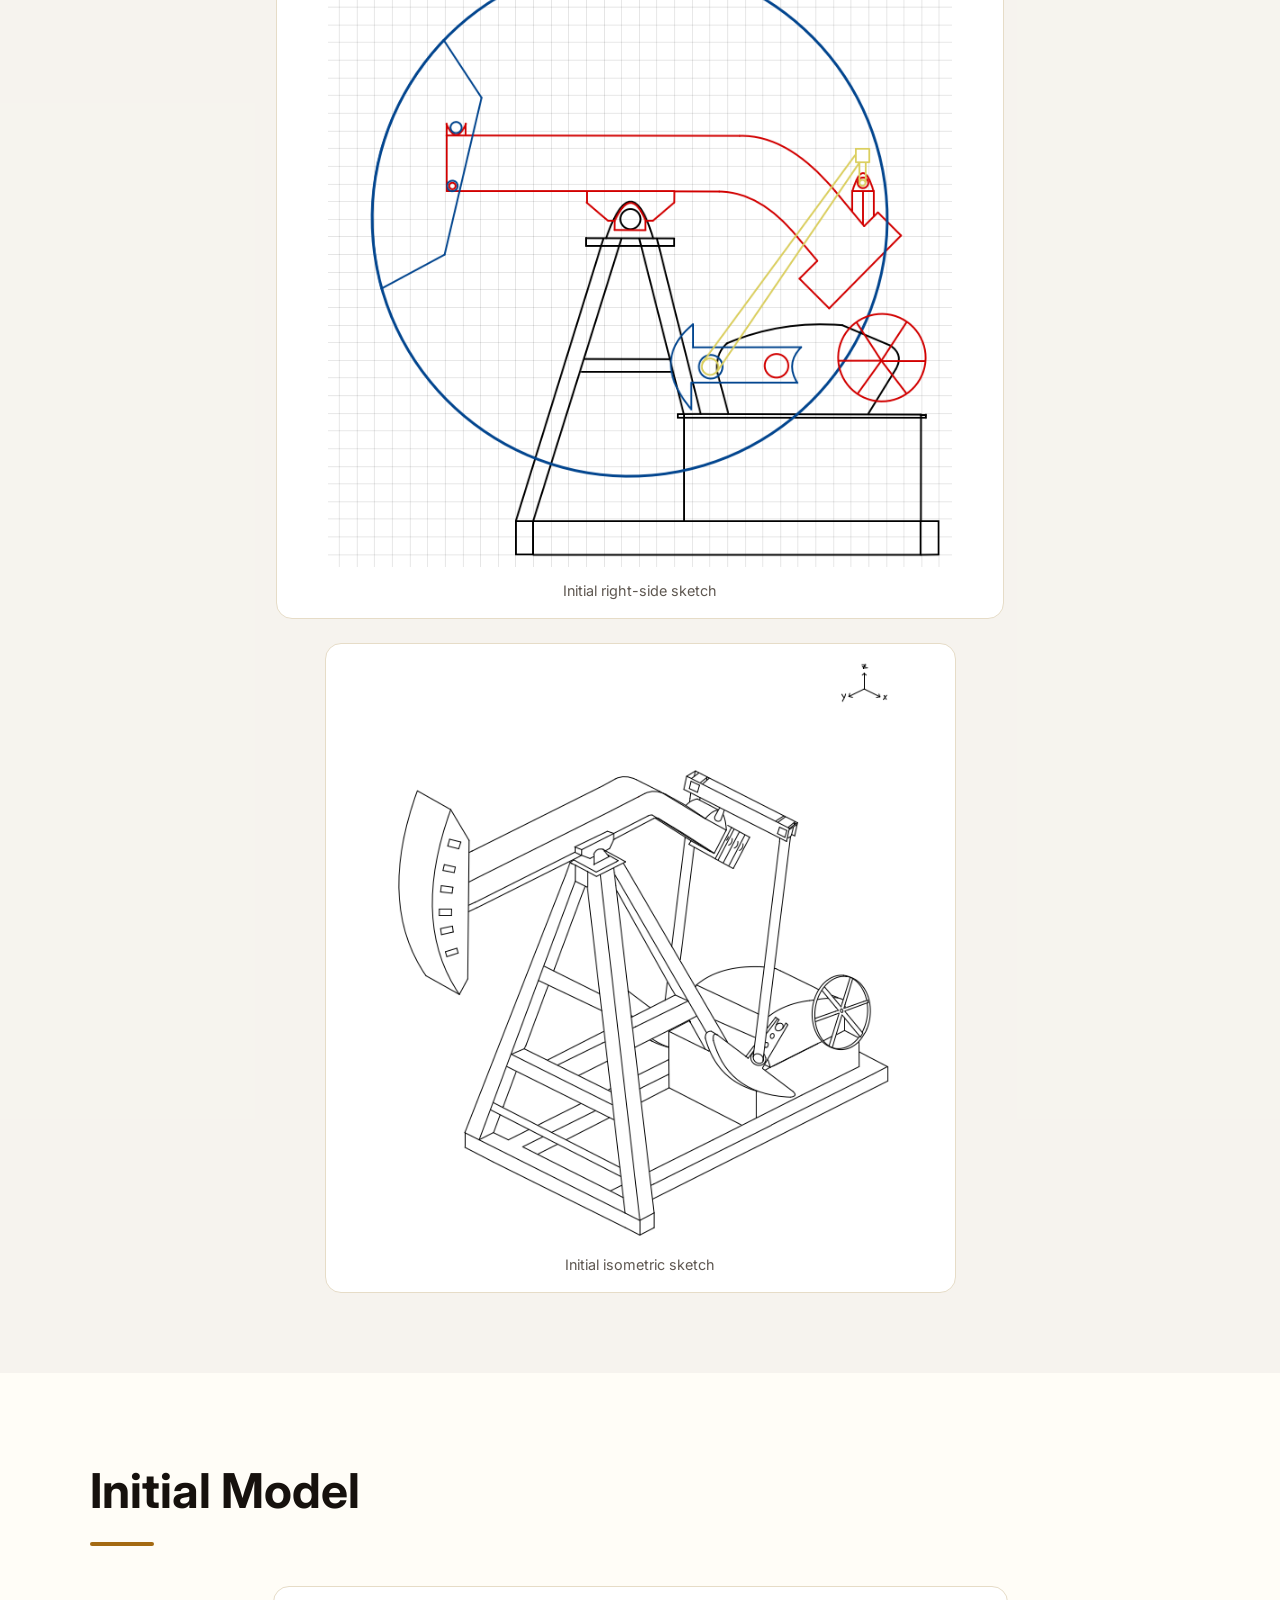
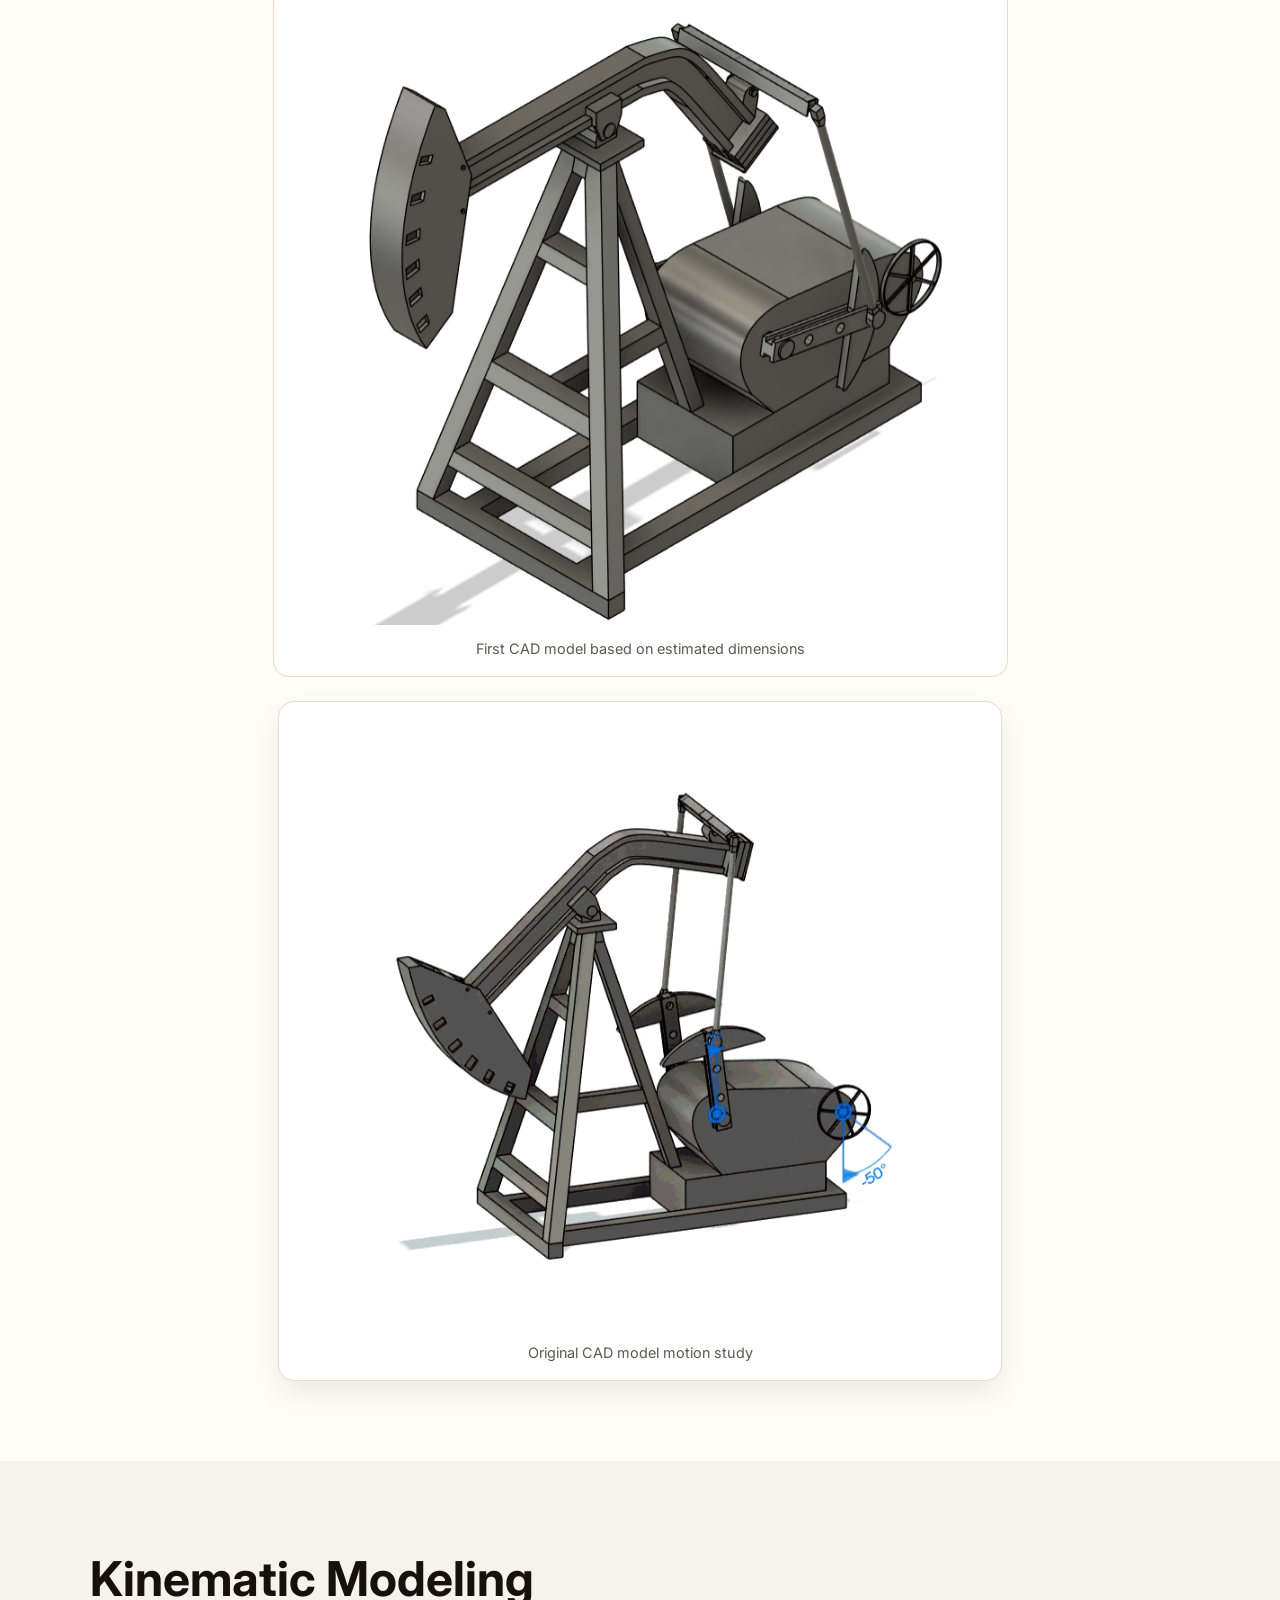
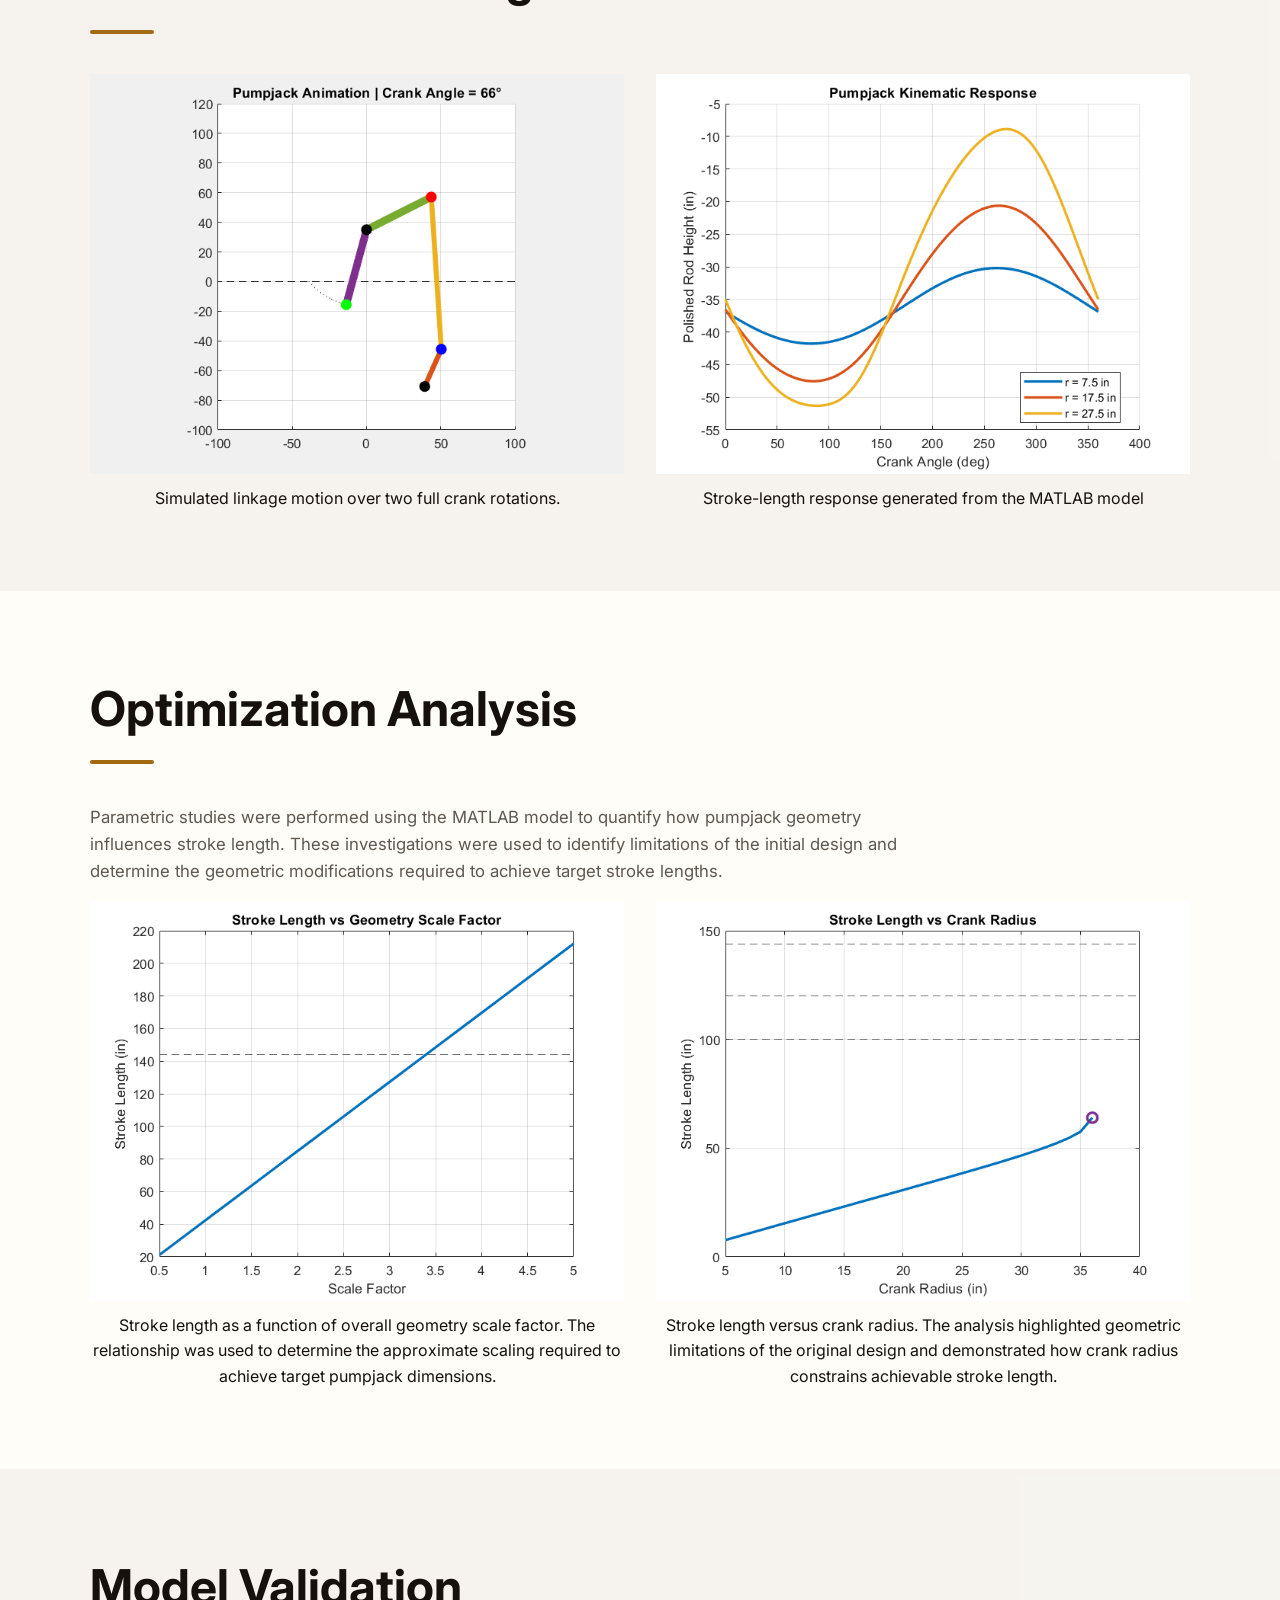
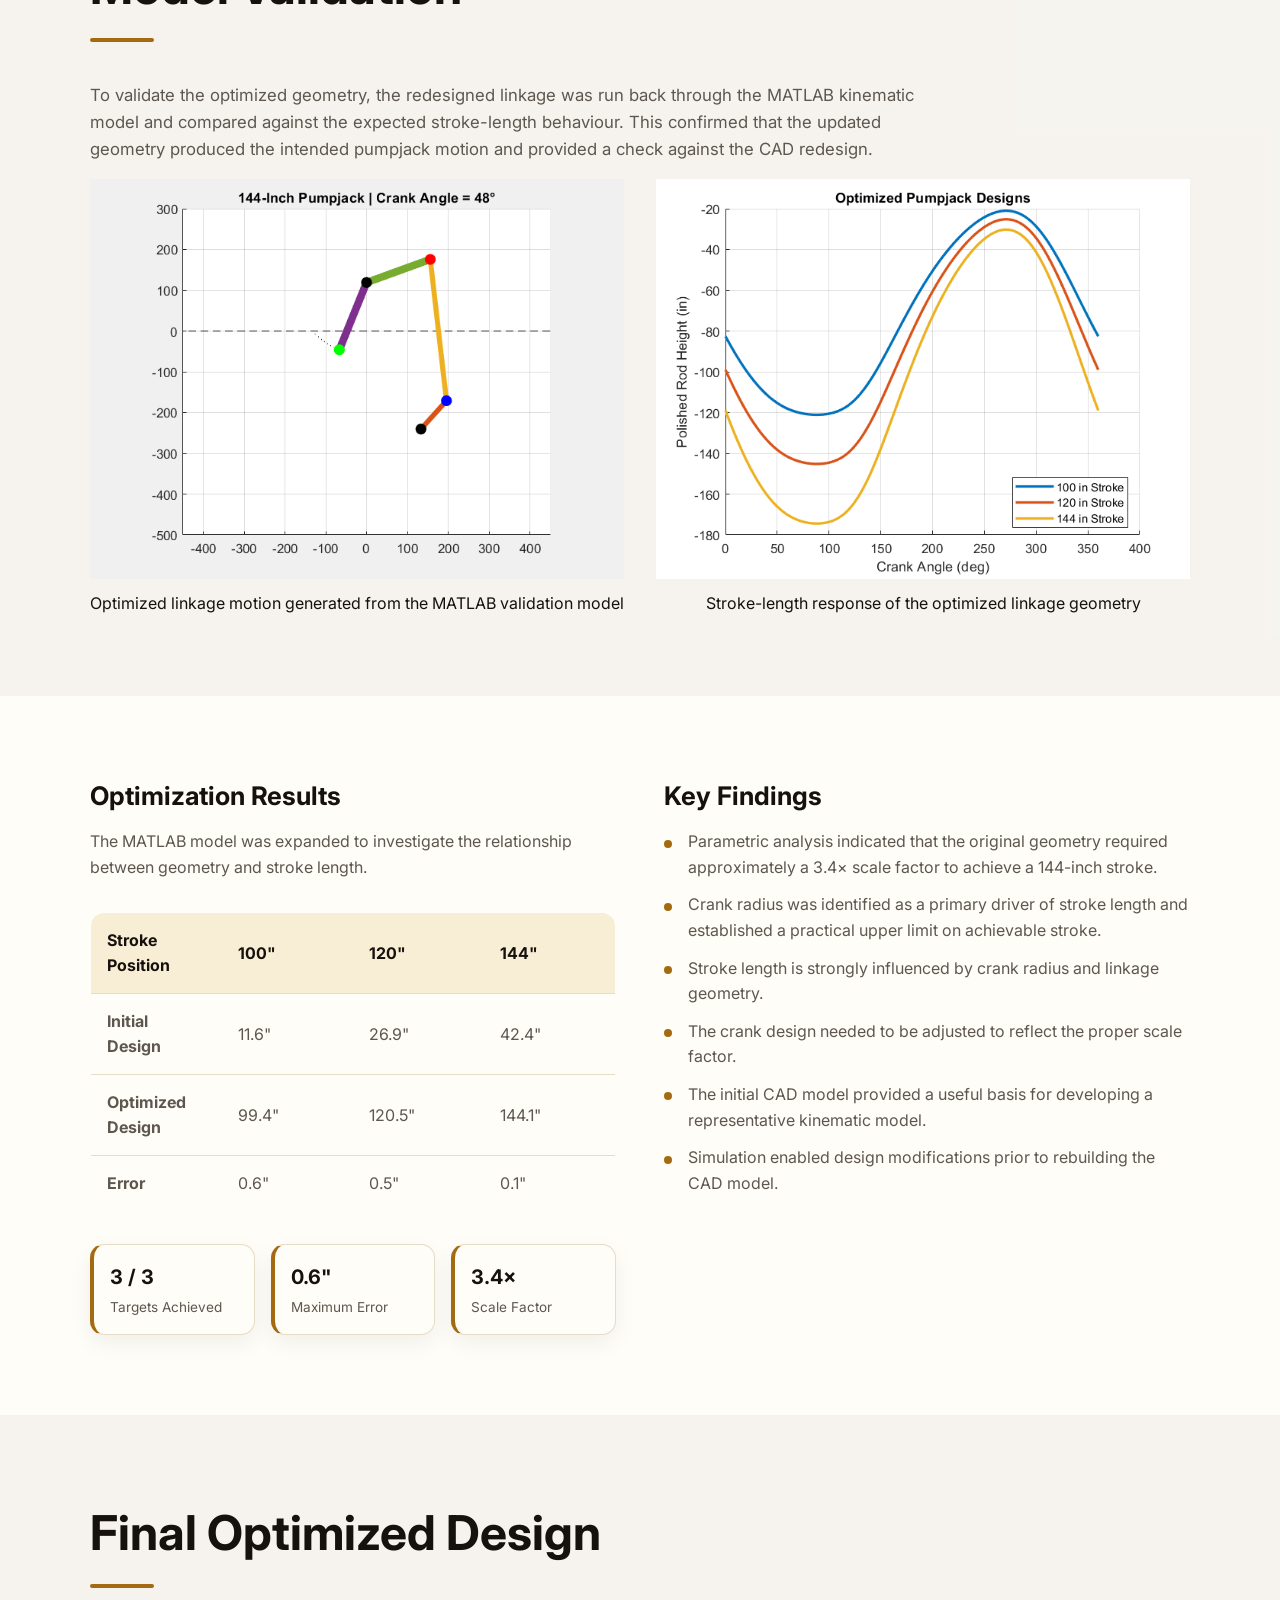
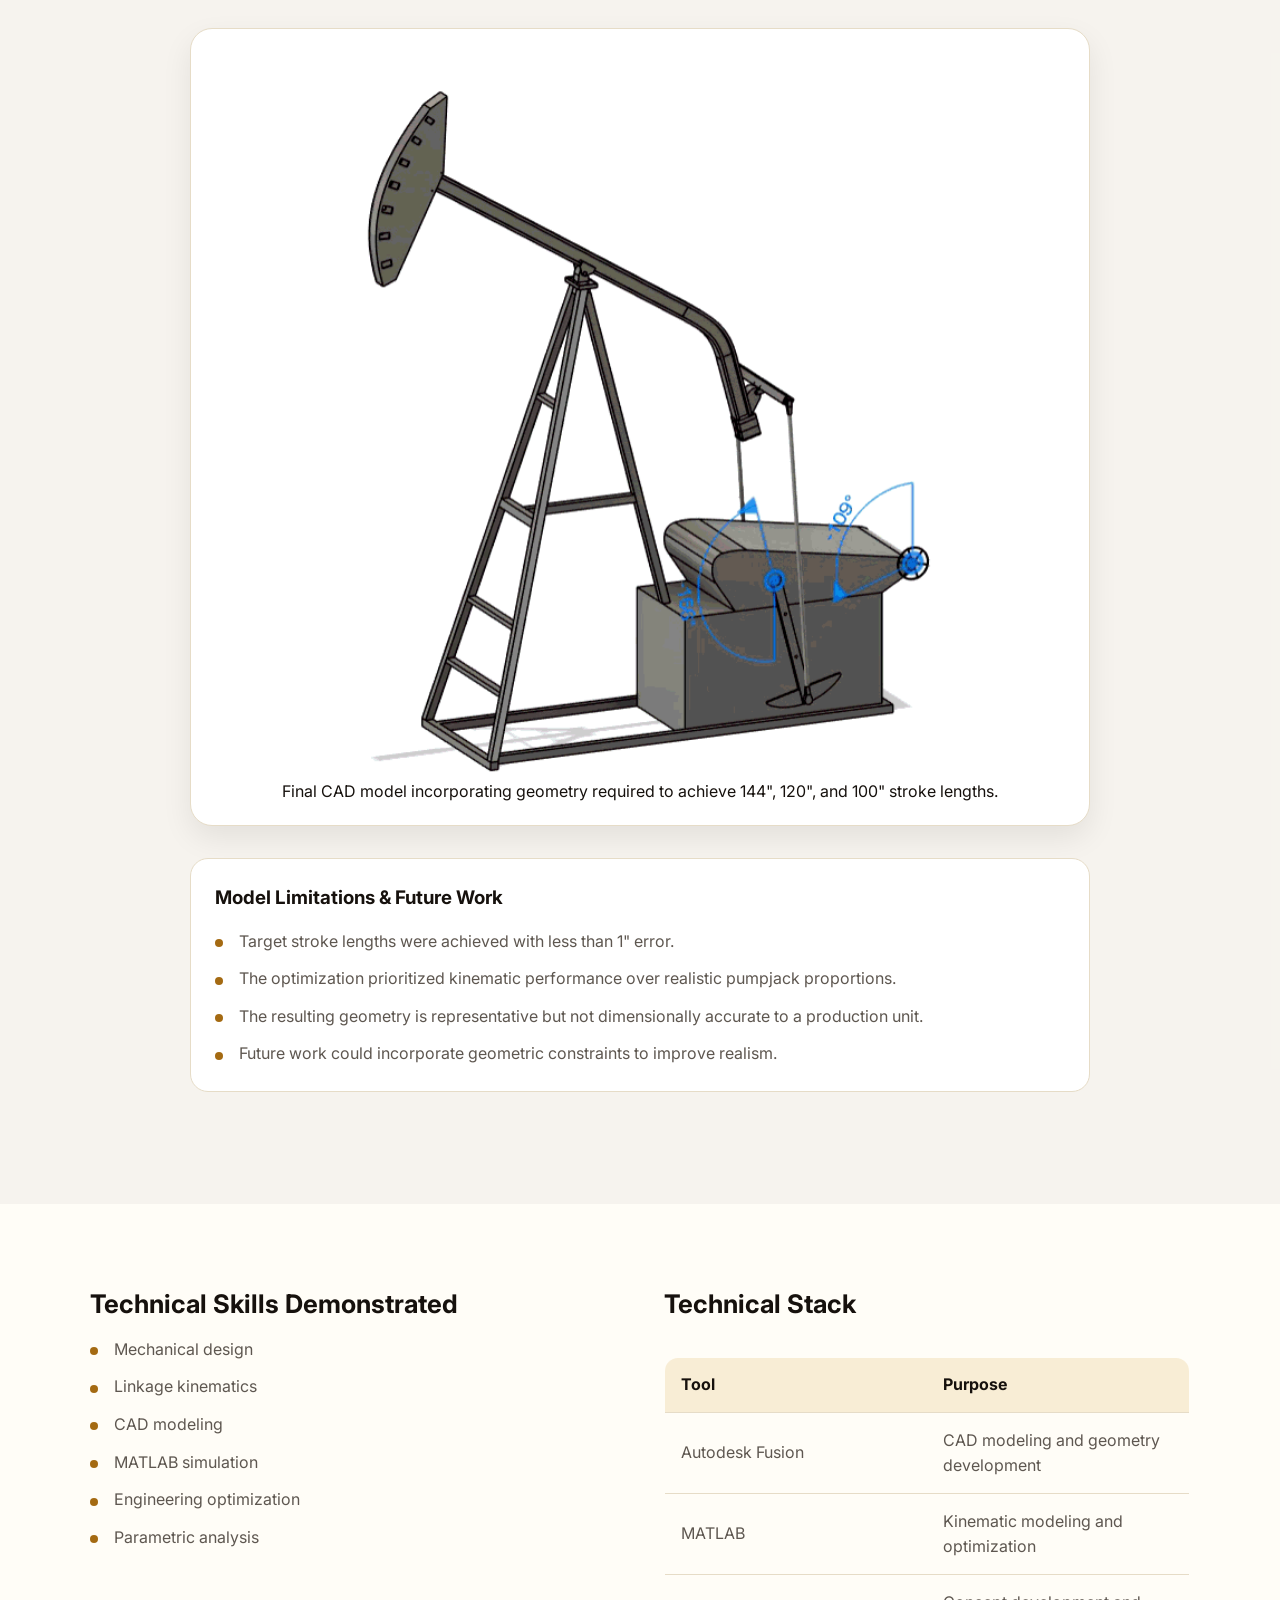
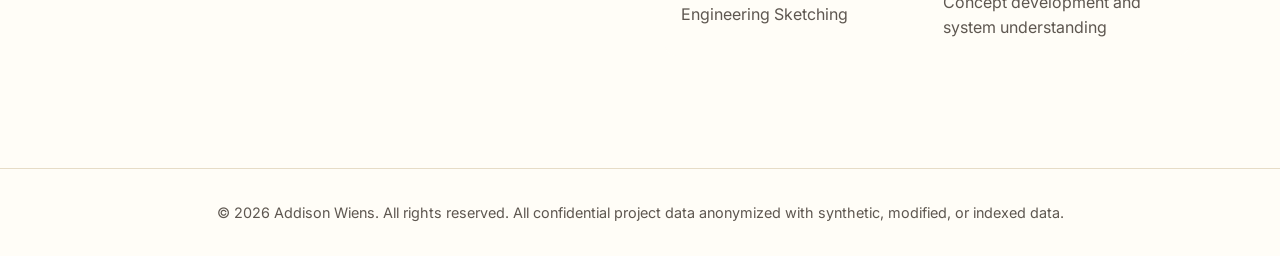
<file: pumpjack_model.html>
<!DOCTYPE html>
<html lang="en">
  <head>
    <meta charset="UTF-8" />
    <meta name="viewport" content="width=device-width, initial-scale=1.0" />

    <title>
      Pumpjack Kinematic Modeling and Geometry Optimization | Addison Wiens
    </title>

    <link rel="preconnect" href="https://fonts.googleapis.com" />
    <link rel="preconnect" href="https://fonts.gstatic.com" crossorigin />

    <link
      href="https://fonts.googleapis.com/css2?family=Inter:wght@300;400;500;600;700&display=swap"
      rel="stylesheet"
    />

    <link rel="stylesheet" href="style.css" />
  </head>

  <body id="top">
    <header class="header">
      <div class="container nav-container">
        <h1 class="logo">Addison Wiens</h1>

        <nav class="nav">
          <ul class="nav-links">
            <li><a href="index.html">Home</a></li>
            <li><a href="about.html">About</a></li>
            <li><a href="projects.html">Projects</a></li>
            <li><a href="index.html#contact">Contact</a></li>
          </ul>
        </nav>
      </div>
    </header>

    <main>
      <section class="project-hero">
        <div class="container">
          <a href="projects.html" class="back-link">← Back to Projects</a>

          <p class="hero-subtitle">Mechanical Design Project</p>

          <h2>Pumpjack Kinematic Modeling and Geometry Optimization</h2>

          <p class="project-summary">
            Developed a CAD and MATLAB-based workflow to model the kinematics of
            an HG bent-pumpjack, analyze stroke-length behaviour, and determine
            the geometry required to model a HG 456-256-144 unit with 144",
            120", and 100" stroke lengths.
          </p>

          <p class="project-summary">
            The project combined mechanical design, linkage analysis, kinematic
            simulation, and geometry optimization to transition from an
            approximate CAD model to a kinematically calibrated pumpjack model.
          </p>
        </div>
      </section>

      <section class="section">
        <div class="container">
          <div class="project-feature-image-small">
            <img src="big_iso.png" alt="Final optimized pumpjack CAD model" />
          </div>
        </div>
      </section>

      <section class="section section-alt">
        <div class="container project-detail-grid">
          <div>
            <h2>Problem Statement</h2>

            <p>
              Pumpjacks convert rotational motion into reciprocating motion
              through a complex linkage system. Although standard stroke lengths
              such as 144", 120", and 100" are commonly referenced, the
              relationship between geometry, crank radius, and resulting stroke
              length is not immediately obvious.
            </p>

            <p>
              The objective was to develop a representative HG bent-pumpjack
              model and determine how system geometry influences stroke length
              and kinematic response.
            </p>
          </div>

          <div>
            <h2>Objective</h2>

            <p>
              Build a CAD and simulation workflow capable of modeling pumpjack
              kinematics, evaluating system response, and determining the
              dimensions required to achieve specific target stroke lengths.
            </p>
          </div>
        </div>
      </section>

      <section class="section">
        <div class="container">
          <div class="section-title">
            <h2>Engineering Workflow</h2>
            <div class="title-line"></div>
          </div>

          <div class="methodology-image">
            <img
              src="pumpjack_workflow.png"
              alt="Pumpjack engineering workflow"
            />
          </div>

          <div class="methodology-list">
            <div>
              <h3>1. Concept Sketching</h3>

              <p>
                Created right-side and isometric sketches of an HG Bent pumpjack
                to understand component relationships and overall geometry.
              </p>
            </div>

            <div>
              <h3>2. Initial CAD Model</h3>

              <p>
                Developed a first-pass CAD model using dimensions estimated from
                photographs and publicly available reference material.
              </p>
            </div>

            <div>
              <h3>3. MATLAB Kinematic Model</h3>

              <p>
                Extracted geometry from the CAD model and developed a MATLAB
                simulation to evaluate linkage motion throughout a complete 360°
                rotation.
              </p>
            </div>

            <div>
              <h3>4. Optimization & Redesign</h3>

              <p>
                Used simulation results to determine the scaling and geometry
                changes required to achieve target stroke lengths.
              </p>
            </div>
          </div>
        </div>
      </section>

      <section class="section section-alt">
        <div class="container">
          <div class="section-title">
            <h2>Initial Design</h2>
            <div class="title-line"></div>
          </div>

          <div class="reference-chart-gallery">
            <figure>
              <img src="init_jack_right.png" alt="Pumpjack concept sketches" />

              <figcaption>Initial right-side sketch</figcaption>
            </figure>

            <figure>
              <img src="init_jack_iso.png" alt="Pumpjack concept sketches" />
              <figcaption>Initial isometric sketch</figcaption>
            </figure>
          </div>
        </div>
      </section>

      <section class="section">
        <div class="container">
          <div class="section-title">
            <h2>Initial Model</h2>
            <div class="title-line"></div>
          </div>

          <div class="reference-chart-gallery">
            <figure>
              <img src="small_iso.png" alt="Initial CAD model" />
              <figcaption>
                First CAD model based on estimated dimensions
              </figcaption>
            </figure>

            <figure class="dashboard-large-card-pumpjack">
              <img src="little_jack_move.gif" alt="Initial CAD model moving" />
              <figcaption>Original CAD model motion study</figcaption>
            </figure>
          </div>
        </div>
      </section>

      <section class="section section-alt">
        <div class="container">
          <div class="section-title">
            <h2>Kinematic Modeling</h2>
            <div class="title-line"></div>
          </div>

          <div class="kinematics-gallery">
            <figure>
              <img src="pumpjack.gif" alt="Pumpjack linkage animation" />

              <figcaption>
                Simulated linkage motion over two full crank rotations.
              </figcaption>
            </figure>

            <figure>
              <img
                src="strokelength_pos.png"
                alt="Stroke length system response"
              />

              <figcaption>
                Stroke-length response generated from the MATLAB model
              </figcaption>
            </figure>
          </div>
        </div>
      </section>

      <section class="section">
        <div class="container">
          <div class="section-title">
            <h2>Optimization Analysis</h2>
            <div class="title-line"></div>
          </div>

          <p class="project-summary">
            Parametric studies were performed using the MATLAB model to quantify
            how pumpjack geometry influences stroke length. These investigations
            were used to identify limitations of the initial design and
            determine the geometric modifications required to achieve target
            stroke lengths.
          </p>

          <div class="optimization-gallery">
            <figure>
              <img
                src="scale_factor.png"
                alt="Stroke length versus geometry scale factor"
              />

              <figcaption>
                Stroke length as a function of overall geometry scale factor.
                The relationship was used to determine the approximate scaling
                required to achieve target pumpjack dimensions.
              </figcaption>
            </figure>

            <figure>
              <img
                src="scaling_issues.png"
                alt="Stroke length versus crank radius"
              />

              <figcaption>
                Stroke length versus crank radius. The analysis highlighted
                geometric limitations of the original design and demonstrated
                how crank radius constrains achievable stroke length.
              </figcaption>
            </figure>
          </div>
        </div>
      </section>

      <section class="section section-alt">
        <div class="container">
          <div class="section-title">
            <h2>Model Validation</h2>
            <div class="title-line"></div>
          </div>

          <p class="project-summary">
            To validate the optimized geometry, the redesigned linkage was run
            back through the MATLAB kinematic model and compared against the
            expected stroke-length behaviour. This confirmed that the updated
            geometry produced the intended pumpjack motion and provided a check
            against the CAD redesign.
          </p>

          <div class="kinematics-gallery">
            <figure>
              <img
                src="pumpjack_144in.gif"
                alt="Optimized pumpjack linkage validation animation"
              />

              <figcaption>
                Optimized linkage motion generated from the MATLAB validation
                model
              </figcaption>
            </figure>

            <figure>
              <img
                src="optimized_strokelength.png"
                alt="Optimized stroke length response"
              />

              <figcaption>
                Stroke-length response of the optimized linkage geometry
              </figcaption>
            </figure>
          </div>
        </div>
      </section>

      <section class="section">
        <div class="container project-detail-grid">
          <div>
            <h2>Optimization Results</h2>

            <p>
              The MATLAB model was expanded to investigate the relationship
              between geometry and stroke length.
            </p>

            <table class="tech-table">
              <thead>
                <tr>
                  <th>Stroke Position</th>
                  <th>100"</th>
                  <th>120"</th>
                  <th>144"</th>
                </tr>
              </thead>
              <tbody>
                <tr>
                  <td><strong>Initial Design</strong></td>
                  <td>11.6"</td>
                  <td>26.9"</td>
                  <td>42.4"</td>
                </tr>
                <tr>
                  <td><strong>Optimized Design</strong></td>
                  <td>99.4"</td>
                  <td>120.5"</td>
                  <td>144.1"</td>
                </tr>
                <tr>
                  <td><strong>Error</strong></td>
                  <td>0.6"</td>
                  <td>0.5"</td>
                  <td>0.1"</td>
                </tr>
              </tbody>
            </table>

            <div class="metrics-row-pumpjack">
              <div class="metric-card-pumpjack">
                <h3>3 / 3</h3>
                <p>Targets Achieved</p>
              </div>

              <div class="metric-card-pumpjack">
                <h3>0.6"</h3>
                <p>Maximum Error</p>
              </div>

              <div class="metric-card-pumpjack">
                <h3>3.4×</h3>
                <p>Scale Factor</p>
              </div>
            </div>
          </div>

          <div>
            <h2>Key Findings</h2>

            <ul class="project-bullets">
              <li>
                Parametric analysis indicated that the original geometry
                required approximately a 3.4× scale factor to achieve a 144-inch
                stroke.
              </li>
              <li>
                Crank radius was identified as a primary driver of stroke length
                and established a practical upper limit on achievable stroke.
              </li>
              <li>
                Stroke length is strongly influenced by crank radius and linkage
                geometry.
              </li>
              <li>
                The crank design needed to be adjusted to reflect the proper
                scale factor.
              </li>
              <li>
                The initial CAD model provided a useful basis for developing a
                representative kinematic model.
              </li>
              <li>
                Simulation enabled design modifications prior to rebuilding the
                CAD model.
              </li>
            </ul>
          </div>
        </div>
      </section>

      <section class="section section-alt">
        <div class="container">
          <div class="section-title">
            <h2>Final Optimized Design</h2>
            <div class="title-line"></div>
          </div>

          <div class="dashboard-showcase">
            <figure class="dashboard-large-card-pumpjack">
              <img src="big_jack_move.gif" alt="Final optimized CAD model" />

              <figcaption>
                Final CAD model incorporating geometry required to achieve 144",
                120", and 100" stroke lengths.
              </figcaption>
            </figure>

            <div class="project-note">
              <h3>Model Limitations & Future Work</h3>
              <ul class="project-bullets">
                <li>
                  Target stroke lengths were achieved with less than 1" error.
                </li>
                <li>
                  The optimization prioritized kinematic performance over
                  realistic pumpjack proportions.
                </li>
                <li>
                  The resulting geometry is representative but not dimensionally
                  accurate to a production unit.
                </li>
                <li>
                  Future work could incorporate geometric constraints to improve
                  realism.
                </li>
              </ul>
            </div>
          </div>
        </div>
      </section>

      <section class="section">
        <div class="container project-detail-grid">
          <div>
            <h2>Technical Skills Demonstrated</h2>

            <ul class="project-bullets">
              <li>Mechanical design</li>
              <li>Linkage kinematics</li>
              <li>CAD modeling</li>
              <li>MATLAB simulation</li>
              <li>Engineering optimization</li>
              <li>Parametric analysis</li>
            </ul>
          </div>

          <div>
            <h2>Technical Stack</h2>

            <table class="tech-table">
              <thead>
                <tr>
                  <th>Tool</th>
                  <th>Purpose</th>
                </tr>
              </thead>

              <tbody>
                <tr>
                  <td>Autodesk Fusion</td>
                  <td>CAD modeling and geometry development</td>
                </tr>

                <tr>
                  <td>MATLAB</td>
                  <td>Kinematic modeling and optimization</td>
                </tr>

                <tr>
                  <td>Engineering Sketching</td>
                  <td>Concept development and system understanding</td>
                </tr>
              </tbody>
            </table>
          </div>
        </div>
      </section>
    </main>

    <footer class="footer">
      <div class="container">
        <p>
          © 2026 Addison Wiens. All rights reserved. All confidential project
          data anonymized with synthetic, modified, or indexed data.
        </p>
      </div>
    </footer>
    <a href="#top" class="back-to-top" aria-label="Back to top"> ↑ </a>
  </body>
</html>
</file>
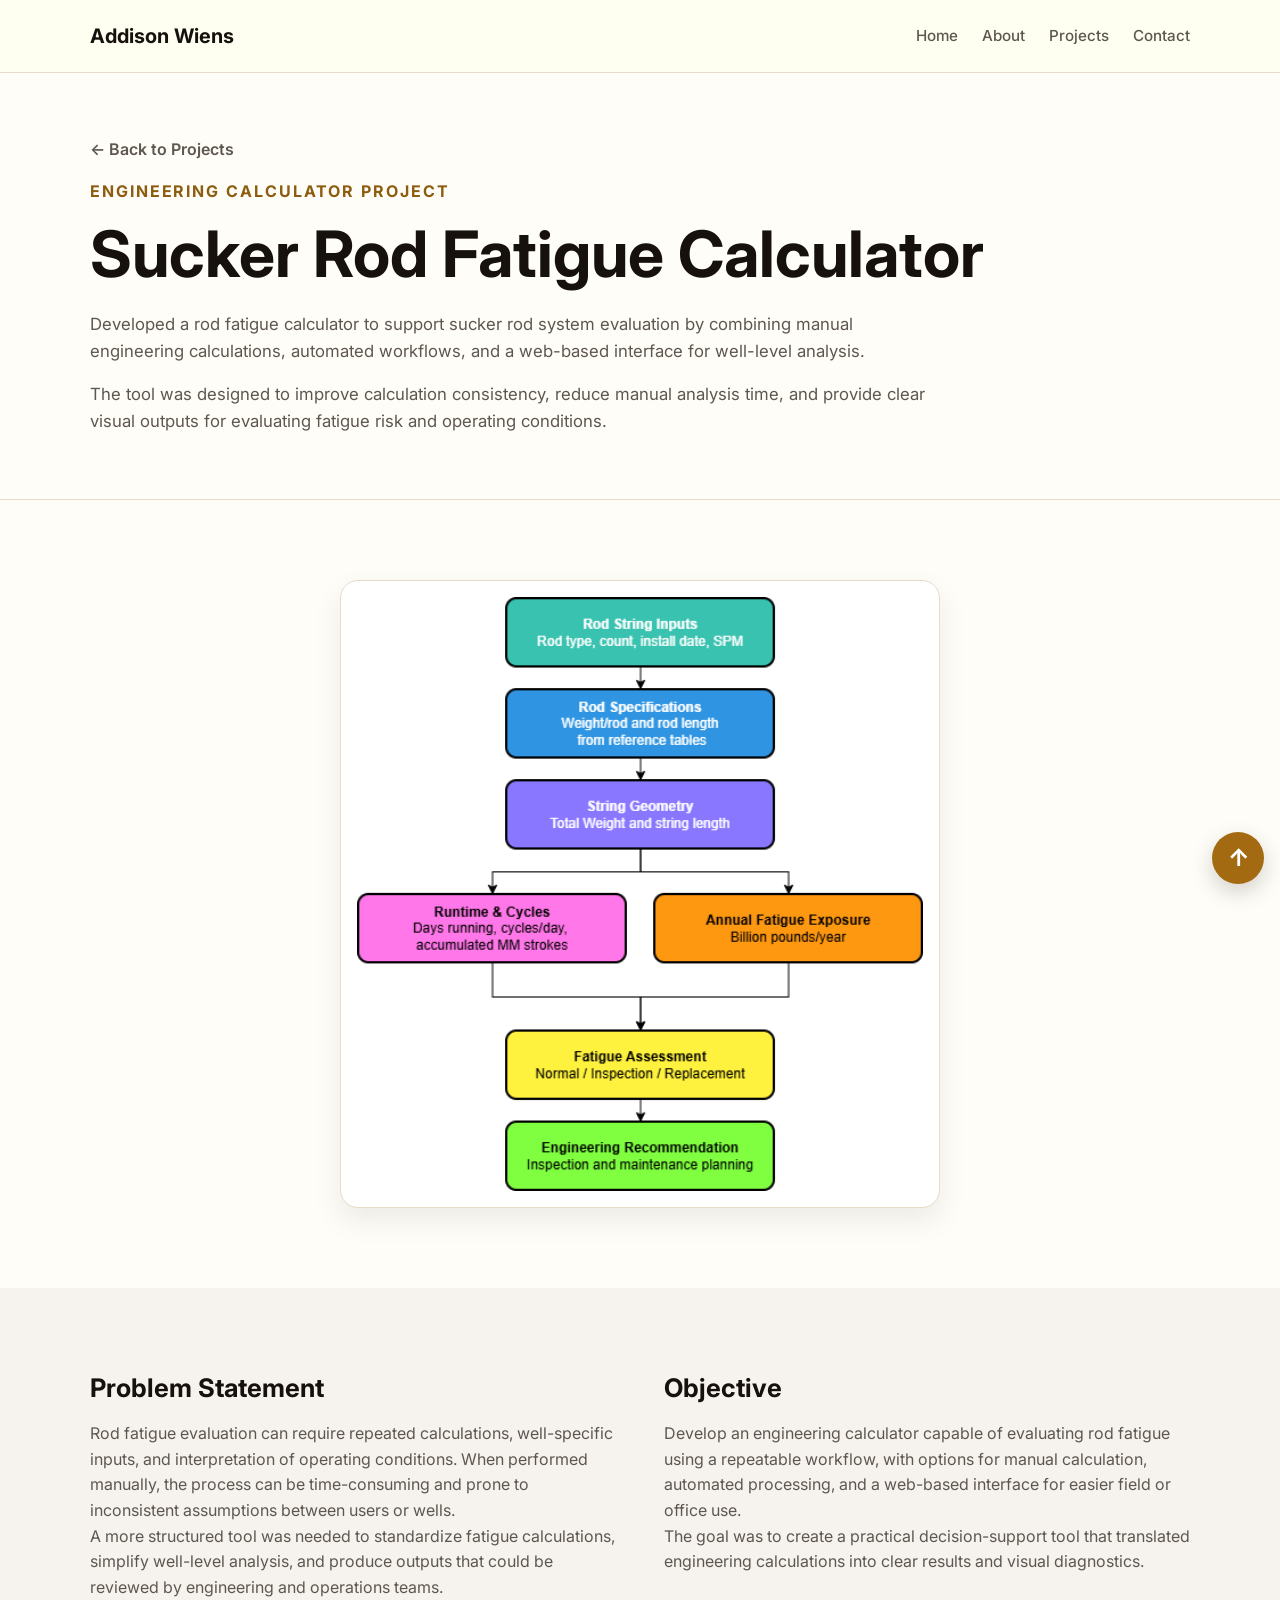
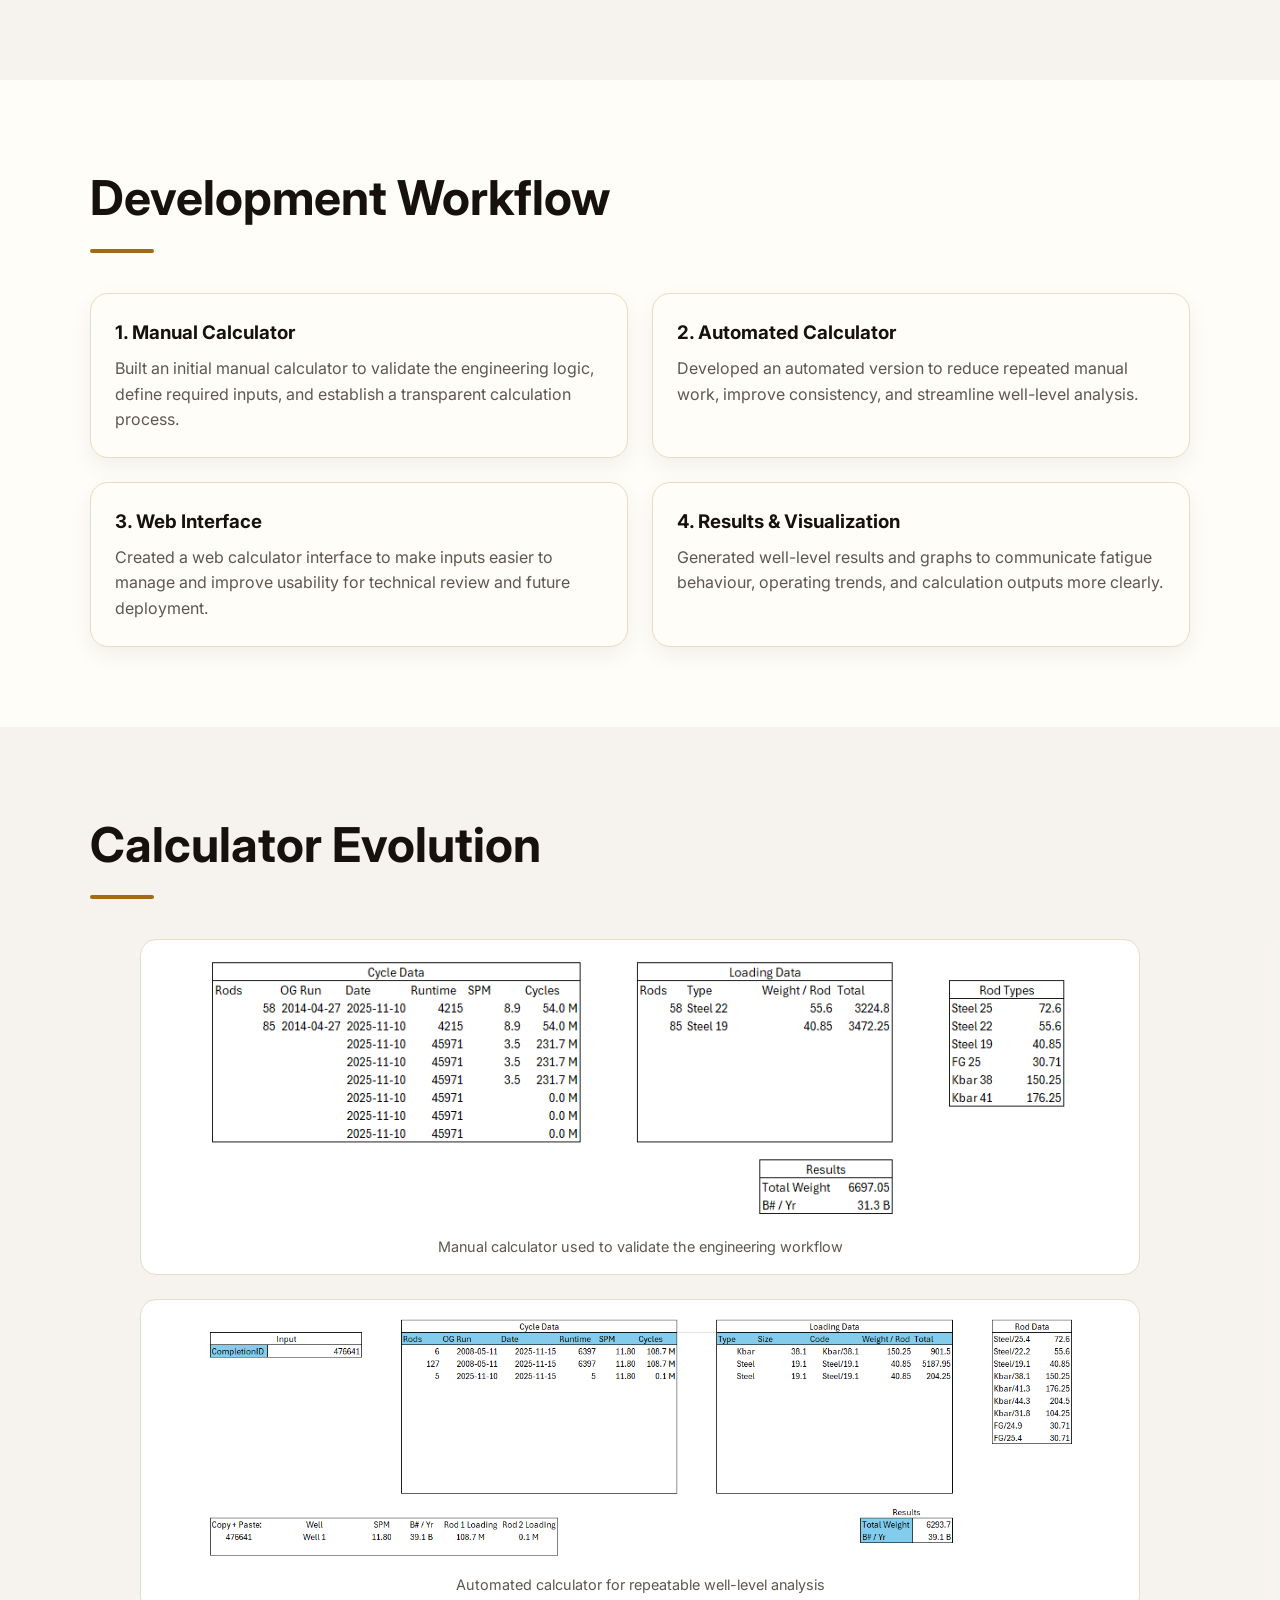
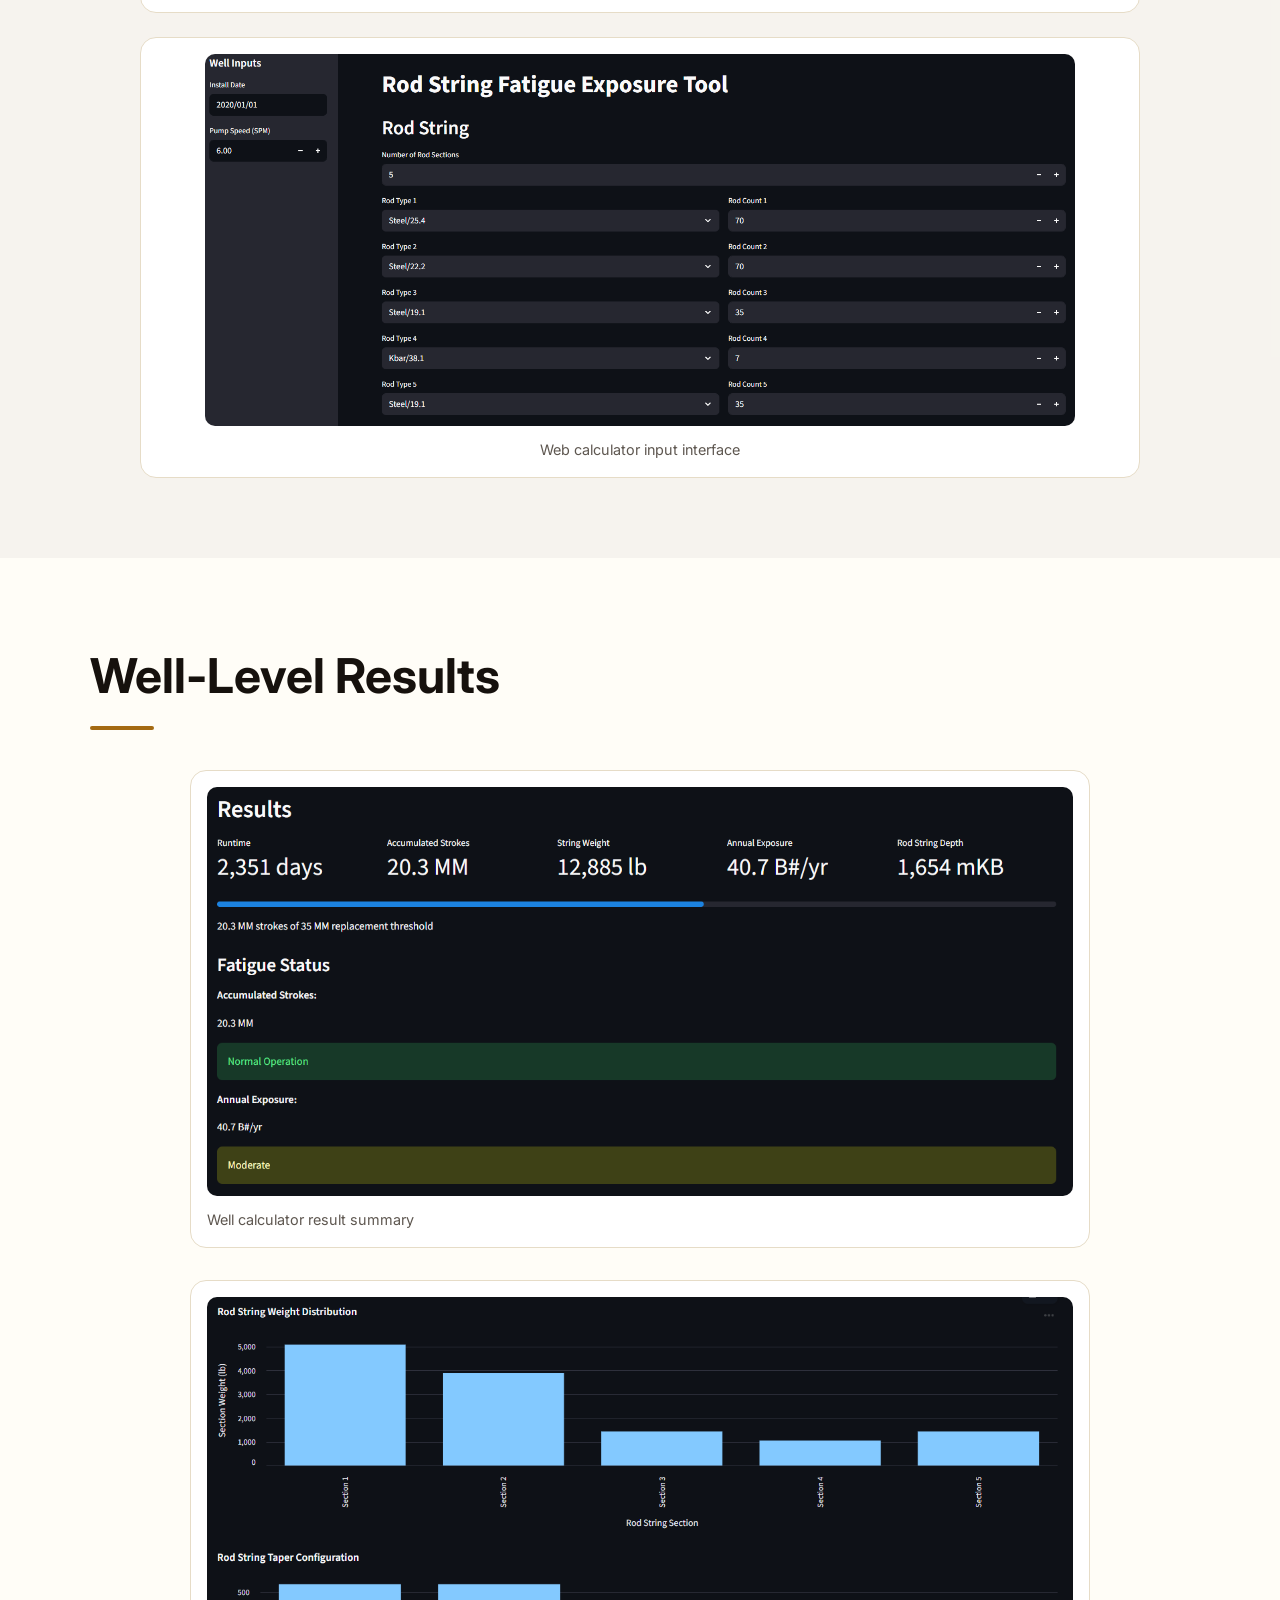
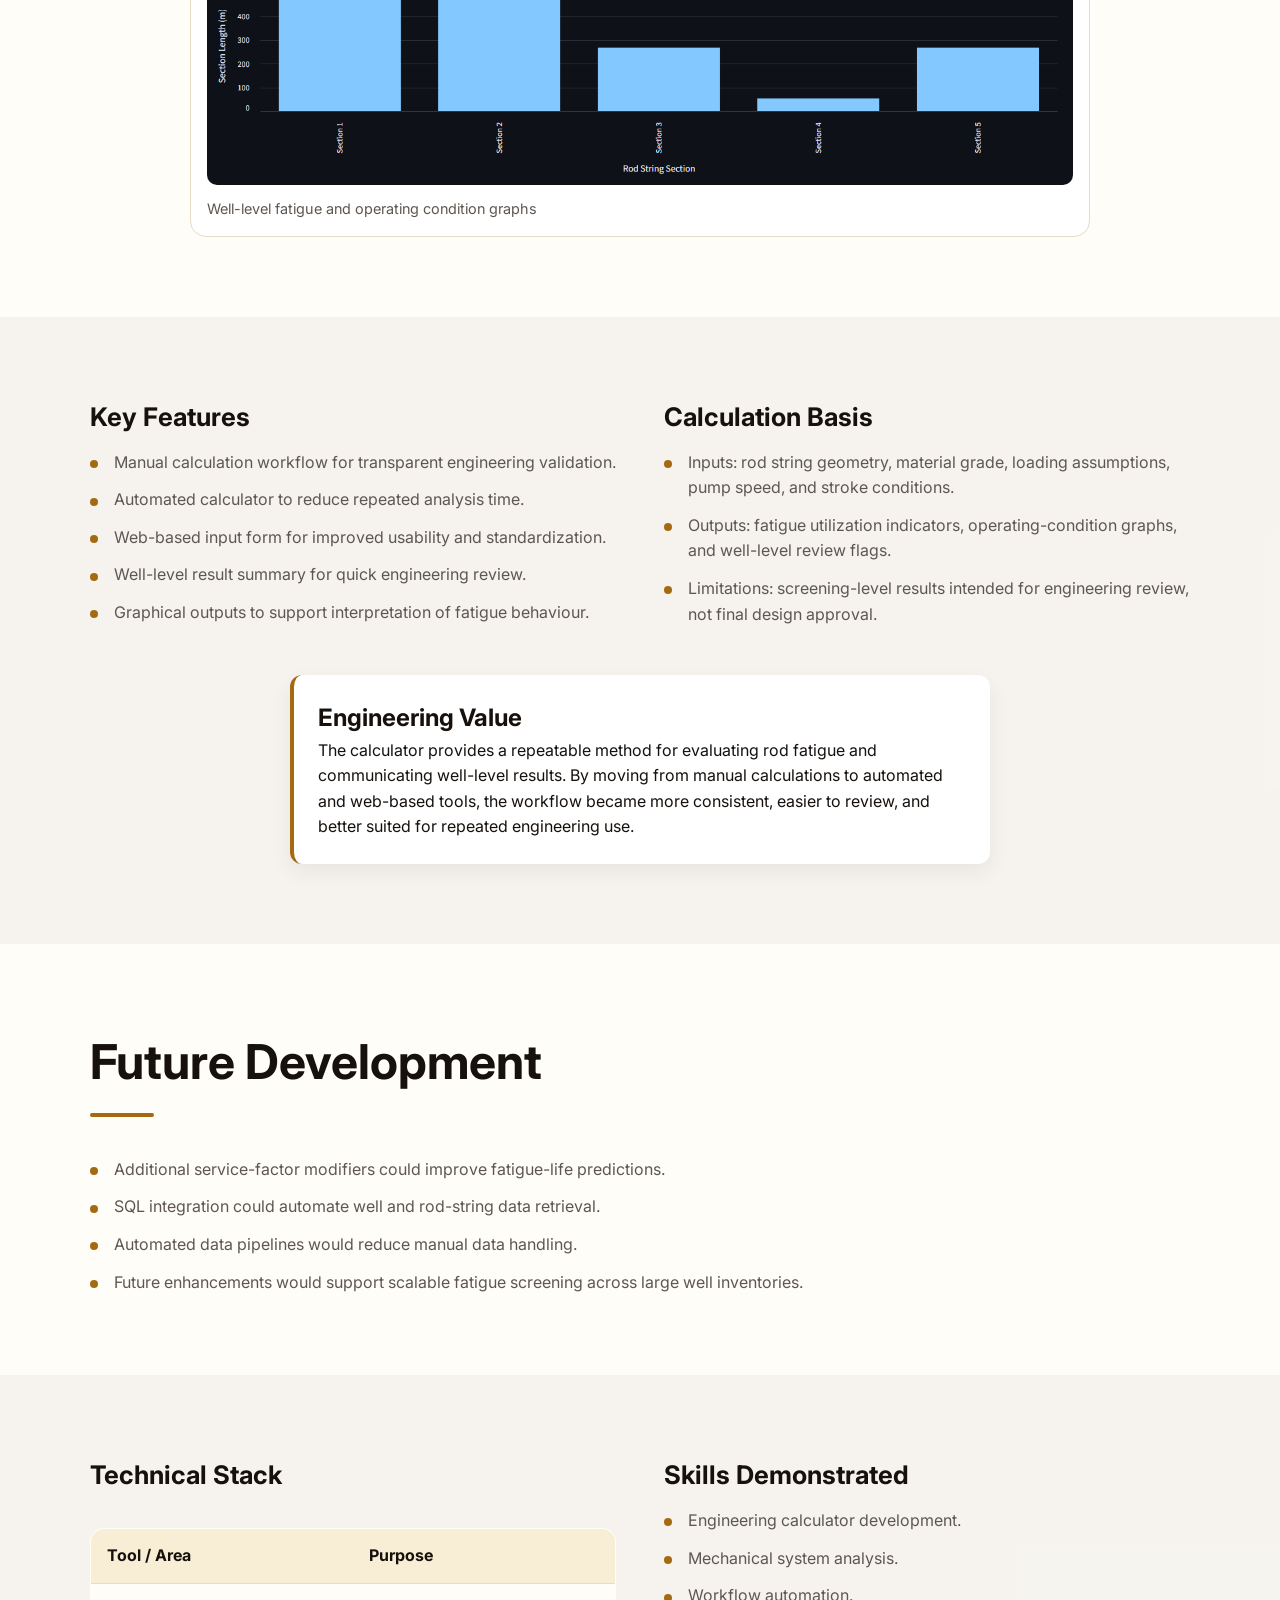
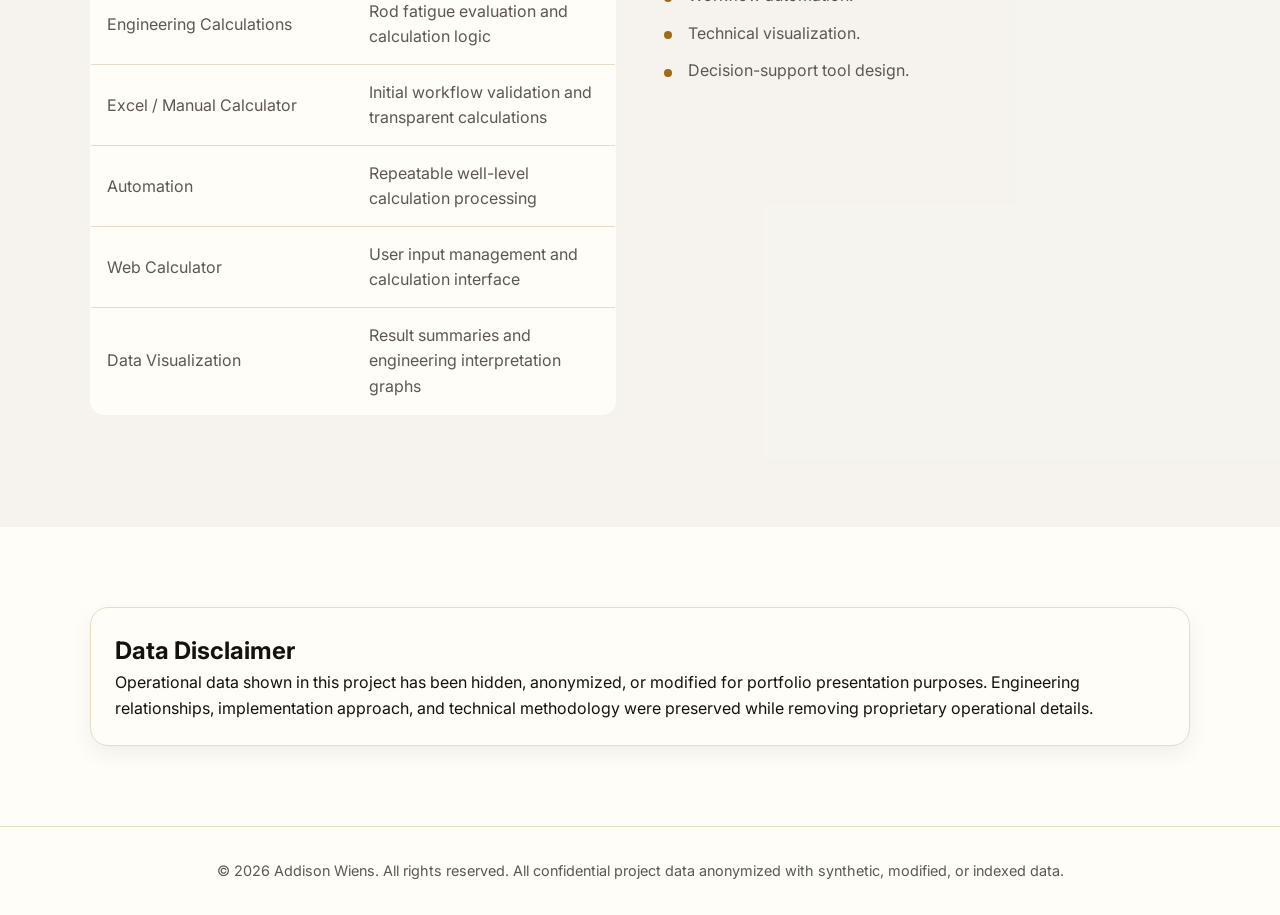
<file: rodlife_fatigue_calculator.html>
<!DOCTYPE html>
<html lang="en">
  <head>
    <meta charset="UTF-8" />
    <meta name="viewport" content="width=device-width, initial-scale=1.0" />

    <title>Sucker Rod Fatigue Calculator | Addison Wiens</title>

    <link rel="preconnect" href="https://fonts.googleapis.com" />
    <link rel="preconnect" href="https://fonts.gstatic.com" crossorigin />
    <link
      href="https://fonts.googleapis.com/css2?family=Inter:wght@300;400;500;600;700&display=swap"
      rel="stylesheet"
    />

    <link rel="stylesheet" href="style.css" />
  </head>

  <body id="top">
    <header class="header">
      <div class="container nav-container">
        <h1 class="logo">Addison Wiens</h1>

        <nav class="nav">
          <ul class="nav-links">
            <li><a href="index.html">Home</a></li>
            <li><a href="about.html">About</a></li>
            <li><a href="projects.html">Projects</a></li>
            <li><a href="index.html#contact">Contact</a></li>
          </ul>
        </nav>
      </div>
    </header>

    <main>
      <section class="project-hero">
        <div class="container">
          <a href="projects.html" class="back-link">← Back to Projects</a>

          <p class="hero-subtitle">Engineering Calculator Project</p>

          <h2>Sucker Rod Fatigue Calculator</h2>

          <p class="project-summary">
            Developed a rod fatigue calculator to support sucker rod system
            evaluation by combining manual engineering calculations, automated
            workflows, and a web-based interface for well-level analysis.
          </p>

          <p class="project-summary">
            The tool was designed to improve calculation consistency, reduce
            manual analysis time, and provide clear visual outputs for
            evaluating fatigue risk and operating conditions.
          </p>
        </div>
      </section>

      <section class="section">
        <div class="container">
          <div class="project-feature-image workflow-diagram">
            <img
              src="fat_workflow.png"
              alt="Rodlife fatigue calculator workflow diagram"
            />
          </div>
        </div>
      </section>

      <section class="section section-alt">
        <div class="container project-detail-grid">
          <div>
            <h2>Problem Statement</h2>
            <p>
              Rod fatigue evaluation can require repeated calculations,
              well-specific inputs, and interpretation of operating conditions.
              When performed manually, the process can be time-consuming and
              prone to inconsistent assumptions between users or wells.
            </p>

            <p>
              A more structured tool was needed to standardize fatigue
              calculations, simplify well-level analysis, and produce outputs
              that could be reviewed by engineering and operations teams.
            </p>
          </div>

          <div>
            <h2>Objective</h2>
            <p>
              Develop an engineering calculator capable of evaluating rod
              fatigue using a repeatable workflow, with options for manual
              calculation, automated processing, and a web-based interface for
              easier field or office use.
            </p>

            <p>
              The goal was to create a practical decision-support tool that
              translated engineering calculations into clear results and visual
              diagnostics.
            </p>
          </div>
        </div>
      </section>

      <section class="section">
        <div class="container">
          <div class="section-title">
            <h2>Development Workflow</h2>
            <div class="title-line"></div>
          </div>

          <div class="methodology-list">
            <div>
              <h3>1. Manual Calculator</h3>
              <p>
                Built an initial manual calculator to validate the engineering
                logic, define required inputs, and establish a transparent
                calculation process.
              </p>
            </div>

            <div>
              <h3>2. Automated Calculator</h3>
              <p>
                Developed an automated version to reduce repeated manual work,
                improve consistency, and streamline well-level analysis.
              </p>
            </div>

            <div>
              <h3>3. Web Interface</h3>
              <p>
                Created a web calculator interface to make inputs easier to
                manage and improve usability for technical review and future
                deployment.
              </p>
            </div>

            <div>
              <h3>4. Results & Visualization</h3>
              <p>
                Generated well-level results and graphs to communicate fatigue
                behaviour, operating trends, and calculation outputs more
                clearly.
              </p>
            </div>
          </div>
        </div>
      </section>

      <section class="section section-alt">
        <div class="container">
          <div class="section-title">
            <h2>Calculator Evolution</h2>
            <div class="title-line"></div>
          </div>

          <div class="reference-chart-gallery">
            <figure>
              <a
                href="manual_fat_calc.png"
                target="_blank"
                rel="noopener noreferrer"
              >
                <img
                  src="manual_fat_calc.png"
                  alt="Manual Rodlife fatigue calculator"
                />
              </a>

              <figcaption>
                Manual calculator used to validate the engineering workflow
              </figcaption>
            </figure>

            <figure>
              <a
                href="auto_fat_calc.png"
                target="_blank"
                rel="noopener noreferrer"
              >
                <img
                  src="auto_fat_calc.png"
                  alt="Automated Rodlife fatigue calculator"
                />
              </a>

              <figcaption>
                Automated calculator for repeatable well-level analysis
              </figcaption>
            </figure>

            <figure>
              <a
                href="web_calc_inputs.png"
                target="_blank"
                rel="noopener noreferrer"
              >
                <img
                  src="web_calc_inputs.png"
                  alt="Rodlife web calculator input screen"
                />
              </a>

              <figcaption>Web calculator input interface</figcaption>
            </figure>
          </div>
        </div>
      </section>

      <section class="section">
        <div class="container">
          <div class="section-title">
            <h2>Well-Level Results</h2>
            <div class="title-line"></div>
          </div>

          <div class="rodlife-results-gallery">
            <figure>
              <img
                src="web_calc_results.png"
                alt="Rodlife well calculator results"
              />

              <figcaption>Well calculator result summary</figcaption>
            </figure>

            <figure>
              <img
                src="web_calc_rod_graphs.png"
                alt="Rodlife fatigue calculator graphs"
              />

              <figcaption>
                Well-level fatigue and operating condition graphs
              </figcaption>
            </figure>
          </div>
        </div>
      </section>

      <section class="section section-alt">
        <div class="container project-detail-grid">
          <div>
            <h2>Key Features</h2>

            <ul class="project-bullets">
              <li>
                Manual calculation workflow for transparent engineering
                validation.
              </li>
              <li>Automated calculator to reduce repeated analysis time.</li>
              <li>
                Web-based input form for improved usability and standardization.
              </li>
              <li>Well-level result summary for quick engineering review.</li>
              <li>
                Graphical outputs to support interpretation of fatigue
                behaviour.
              </li>
            </ul>
          </div>

          <div>
            <h2>Calculation Basis</h2>

            <ul class="project-bullets">
              <li>
                Inputs: rod string geometry, material grade, loading
                assumptions, pump speed, and stroke conditions.
              </li>
              <li>
                Outputs: fatigue utilization indicators, operating-condition
                graphs, and well-level review flags.
              </li>
              <li>
                Limitations: screening-level results intended for engineering
                review, not final design approval.
              </li>
            </ul>
          </div>
        </div>

        <div class="engineering-value-card">
          <h2>Engineering Value</h2>

          <p>
            The calculator provides a repeatable method for evaluating rod
            fatigue and communicating well-level results. By moving from manual
            calculations to automated and web-based tools, the workflow became
            more consistent, easier to review, and better suited for repeated
            engineering use.
          </p>
        </div>
      </section>

      <section class="section">
        <div class="container">
          <div class="section-title">
            <h2>Future Development</h2>
            <div class="title-line"></div>
          </div>

          <ul class="project-bullets">
            <li>
              Additional service-factor modifiers could improve fatigue-life
              predictions.
            </li>
            <li>
              SQL integration could automate well and rod-string data retrieval.
            </li>
            <li>Automated data pipelines would reduce manual data handling.</li>
            <li>
              Future enhancements would support scalable fatigue screening
              across large well inventories.
            </li>
          </ul>
        </div>
      </section>

      <section class="section section-alt">
        <div class="container project-detail-grid">
          <div>
            <h2>Technical Stack</h2>

            <table class="tech-table">
              <thead>
                <tr>
                  <th>Tool / Area</th>
                  <th>Purpose</th>
                </tr>
              </thead>

              <tbody>
                <tr>
                  <td>Engineering Calculations</td>
                  <td>Rod fatigue evaluation and calculation logic</td>
                </tr>

                <tr>
                  <td>Excel / Manual Calculator</td>
                  <td>
                    Initial workflow validation and transparent calculations
                  </td>
                </tr>

                <tr>
                  <td>Automation</td>
                  <td>Repeatable well-level calculation processing</td>
                </tr>

                <tr>
                  <td>Web Calculator</td>
                  <td>User input management and calculation interface</td>
                </tr>

                <tr>
                  <td>Data Visualization</td>
                  <td>
                    Result summaries and engineering interpretation graphs
                  </td>
                </tr>
              </tbody>
            </table>
          </div>

          <div>
            <h2>Skills Demonstrated</h2>

            <ul class="project-bullets">
              <li>Engineering calculator development.</li>
              <li>Mechanical system analysis.</li>
              <li>Workflow automation.</li>
              <li>Technical visualization.</li>
              <li>Decision-support tool design.</li>
            </ul>
          </div>
        </div>
      </section>

      <section class="section">
        <div class="container">
          <div class="data-disclaimer">
            <h2>Data Disclaimer</h2>

            <p>
              Operational data shown in this project has been hidden,
              anonymized, or modified for portfolio presentation purposes.
              Engineering relationships, implementation approach, and technical
              methodology were preserved while removing proprietary operational
              details.
            </p>
          </div>
        </div>
      </section>
    </main>

    <footer class="footer">
      <div class="container">
        <p>
          © 2026 Addison Wiens. All rights reserved. All confidential project
          data anonymized with synthetic, modified, or indexed data.
        </p>
      </div>
    </footer>
    <a href="#top" class="back-to-top" aria-label="Back to top"> ↑ </a>
  </body>
</html>
</file>
<file: style.css>
/* =========================
   GLOBAL STYLES
========================= */

:root {
  --background: #fffdf7;
  --surface: #ffffff;

  --accent-1: #a46a12;
  --accent-text: #8c5c0f;
  --accent-2: #5e5750;

  --border: #e6dcc7;
  --text: #16110d;
}

* {
  margin: 0;
  padding: 0;
  box-sizing: border-box;
}

html {
  scroll-behavior: smooth;
}

body {
  font-family: "Inter", sans-serif;
  background-color: var(--background);
  color: var(--text);
  line-height: 1.6;
}

a {
  color: inherit;
  text-decoration: none;
}

.nav-links,
.project-bullets,
.skill-category ul {
  list-style: none;
}

.nav-links a[aria-current="page"] {
  color: var(--accent-1);
  font-weight: 700;
}

.container {
  width: min(1100px, 90%);
  margin: 0 auto;
}

img {
  max-width: 100%;
  height: auto;
}

/* =========================
   HEADER / NAVIGATION
========================= */

.header {
  position: sticky;
  top: 0;
  z-index: 100;
  background-color: rgba(255, 255, 241, 0.95);
  border-bottom: 1px solid var(--border);
}

.nav-container {
  min-height: 72px;
  display: flex;
  align-items: center;
  justify-content: space-between;
}

.logo {
  font-size: 1.25rem;
  font-weight: 700;
  color: var(--text);
}

.nav-links {
  display: flex;
  gap: 1.5rem;
}

.nav-links a {
  font-size: 0.95rem;
  font-weight: 500;
  color: var(--accent-2);
  transition: color 0.2s ease;
}

.nav-links a:hover {
  color: var(--accent-1);
}

/* =========================
   HERO SECTION
========================= */

.hero {
  min-height: 80vh;
  display: flex;
  align-items: center;
  padding: 5rem 0;
}

.hero-content {
  max-width: 850px;
}

.hero-subtitle {
  color: var(--accent-text);
  font-weight: 700;
  text-transform: uppercase;
  letter-spacing: 0.12em;
  margin-bottom: 1rem;
}

.hero h2 {
  font-size: clamp(2.4rem, 6vw, 5rem);
  line-height: 1.05;
  margin-bottom: 1.5rem;
}

.hero-description {
  max-width: 700px;
  font-size: 1.1rem;
  color: var(--accent-2);
  margin-bottom: 2rem;
}

.hero-buttons {
  display: flex;
  flex-wrap: wrap;
  gap: 1rem;
}

.btn-primary,
.btn-secondary {
  display: inline-block;
  padding: 0.85rem 1.25rem;
  border-radius: 999px;
  font-weight: 600;
  transition:
    transform 0.2s ease,
    background-color 0.2s ease,
    color 0.2s ease;
}

.btn-primary {
  background-color: var(--accent-1);
  color: var(--text);
}

.btn-secondary {
  border: 1px solid var(--accent-2);
  color: var(--text);
}

.btn-primary:hover,
.btn-secondary:hover {
  transform: translateY(-2px);
}

.btn-secondary:hover {
  background-color: var(--accent-2);
  color: var(--background);
}

/* =========================
   GENERAL SECTIONS
========================= */

.section {
  padding: 5rem 0;
}

.section-alt {
  background-color: rgba(97, 92, 90, 0.06);
}

.section-title {
  margin-bottom: 2.5rem;
}

.section-title h2 {
  font-size: clamp(2rem, 4vw, 3rem);
  margin-bottom: 0.75rem;
}

.title-line {
  width: 64px;
  height: 4px;
  background-color: var(--accent-1);
  border-radius: 999px;
}

/* =========================
   PROJECTS
========================= */

.project-grid {
  display: flex;
  flex-direction: column;
  gap: 2rem;
}

.project-card {
  background-color: #ffffff;
  border: 1px solid var(--border);
  border-radius: 18px;
  overflow: hidden;
  transition:
    transform 0.2s ease,
    box-shadow 0.2s ease;
  max-width: 900px;
  margin: 0 auto;

  box-shadow: 0 8px 22px rgba(13, 1, 1, 0.06);
}

.project-card:hover {
  transform: translateY(-4px);
  box-shadow: 0 12px 30px rgba(13, 1, 1, 0.12);
}

.project-image {
  height: 90px;
  background: linear-gradient(
    135deg,
    rgba(209, 158, 39, 0.35),
    rgba(97, 92, 90, 0.25)
  );
}

.project-content {
  padding: 1.5rem;
}

.project-content h3 {
  font-size: 1.25rem;
  margin-bottom: 0.75rem;
}

.project-content p {
  color: var(--accent-2);
  margin-bottom: 1rem;
}

.project-tags {
  display: flex;
  flex-wrap: wrap;
  gap: 0.5rem;
  margin-bottom: 1.25rem;
}

.project-tags span {
  padding: 0.35rem 0.7rem;
  border-radius: 999px;
  background-color: rgba(164, 106, 18, 0.12);
  color: var(--text);
  font-size: 0.85rem;
  font-weight: 600;
}

.project-link {
  font-weight: 700;
  color: var(--accent-text);
}

.project-link:hover,
a:hover {
  color: #b67614;
}

/* =========================
   EXPERIENCE
========================= */

.timeline {
  display: grid;
  gap: 1.5rem;
}

.timeline-item {
  padding: 1.5rem;
  border-left: 4px solid var(--accent-1);
  background-color: rgba(255, 255, 255, 0.45);
  border-radius: 0 14px 14px 0;
}

.timeline-item h3 {
  font-size: 1.25rem;
  margin-bottom: 0.35rem;
  color: var(--accent-text);
}

.timeline-company {
  color: var(--accent-text);
  font-weight: 700;
  margin-bottom: 0.75rem;
}

.timeline-item p:last-child {
  color: var(--accent-2);
}

/* =========================
   SKILLS
========================= */

.skills-grid {
  display: grid;
  grid-template-columns: repeat(auto-fit, minmax(220px, 1fr));
  gap: 2rem;
}

.skill-category {
  padding: 1.5rem;
  background-color: var(--background);
  border: 1px solid var(--border);
  border-radius: 18px;
}

.skill-category h3 {
  margin-bottom: 1rem;
  color: var(--accent-text);
}

.skill-category ul {
  display: grid;
  gap: 0.6rem;
}

.skill-category li {
  color: var(--accent-2);
}

/* =========================
   CONTACT
========================= */

.contact-content {
  max-width: 700px;
}

.contact-content p {
  color: var(--accent-2);
  margin-bottom: 1.5rem;
}

.contact-links {
  display: flex;
  flex-wrap: wrap;
  gap: 1rem;
}

.contact-links a {
  padding: 0.75rem 1rem;
  border: 1px solid var(--accent-2);
  border-radius: 999px;
  font-weight: 600;
  transition:
    background-color 0.2s ease,
    color 0.2s ease;
}

.contact-links a:hover {
  background-color: var(--accent-1);
  border-color: var(--accent-1);
}

/* =========================
   FOOTER
========================= */

.footer {
  padding: 2rem 0;
  border-top: 1px solid var(--border);
  text-align: center;
}

.footer p {
  color: var(--accent-2);
  font-size: 0.9rem;
}

/* =========================
   MOBILE RESPONSIVENESS
========================= */

@media (max-width: 700px) {
  .nav-container {
    flex-direction: column;
    gap: 1rem;
    padding: 1rem 0;
  }

  .nav-links {
    flex-wrap: wrap;
    justify-content: center;
    gap: 1rem;
  }

  .hero {
    min-height: auto;
    padding: 4rem 0;
  }

  .section {
    padding: 4rem 0;
  }
}

@media (prefers-reduced-motion: reduce) {
  html {
    scroll-behavior: auto;
  }

  *,
  *::before,
  *::after {
    transition: none !important;
    animation: none !important;
  }
}

/* =========================
   INDIVIDUAL PROJECT PAGES
========================= */

.project-hero {
  padding: 4rem 0 3rem;
  border-bottom: 1px solid var(--border);
}

.project-hero h2 {
  max-width: 900px;
  font-size: clamp(2.2rem, 5vw, 4rem);
  line-height: 1.05;
  margin: 1rem 0 1.5rem;
}

.project-summary {
  max-width: 850px;
  font-size: 1.05rem;
  color: var(--accent-2);
  margin-bottom: 1rem;
}

.back-link {
  display: inline-block;
  margin-bottom: 1rem;
  font-weight: 600;
  color: var(--accent-2);
}

.back-link:hover {
  color: var(--accent-1);
}

/* Feature dashboard image */

.project-feature-image {
  background-color: white;
  border: 1px solid var(--border);
  border-radius: 18px;
  padding: 1rem;
  box-shadow: 0 12px 30px rgba(13, 1, 1, 0.08);
}

.project-feature-image-large {
  background-color: white;
  border: 1px solid var(--border);
  border-radius: 12px;
  padding: 0.4rem;
  box-shadow: 0 12px 30px rgba(13, 1, 1, 0.08);
}

.project-feature-image-large + figcaption {
  margin-top: 0.75rem;
  margin-bottom: 0.75rem;
}

.project-feature-image-small {
  background-color: white;
  border: 1px solid var(--border);
  padding: 1rem;
  box-shadow: 0 12px 30px rgba(13, 1, 1, 0.08);
  width: 80%;
  border-radius: 12px;
  margin: 0 auto;
}

.project-feature-image img {
  width: 100%;
  display: block;
  border-radius: 12px;
}

.project-feature-image-large img {
  width: 100%;
  display: block;
  border-radius: 12px;
}

.project-feature-image-small img {
  display: block;
  margin: 0 auto;
  max-width: 100%;
  height: auto;
}

/* Two-column project sections */

.project-detail-grid {
  display: grid;
  grid-template-columns: repeat(2, 1fr);
  gap: 3rem;
  align-items: start;
}

.project-detail-grid h2 {
  font-size: 1.6rem;
  margin-bottom: 0.75rem;
}

.project-detail-grid p {
  color: var(--accent-2);
}

/* Methodology */

.pipeline-placeholder,
.methodology-image {
  max-width: 520px;
  margin-bottom: 2.5rem;
}

.methodology-image img {
  width: 100%;
  display: block;
}

.methodology-image {
  max-width: 560px;
  margin: 0 auto 1rem;
  padding: 1rem;
  background-color: white;
  border: 1px solid var(--border);
  border-radius: 18px;
  box-shadow: 0 8px 22px rgba(13, 1, 1, 0.06);
}

.methodology-list {
  display: grid;
  grid-template-columns: repeat(2, 1fr);
  gap: 1.5rem;
}

.methodology-list div,
.case-study-card,
.data-disclaimer {
  background-color: var(--background);
  border: 1px solid var(--border);
  border-radius: 18px;
  padding: 1.5rem;
  box-shadow: 0 8px 22px rgba(13, 1, 1, 0.06);
}

.methodology-list h3 {
  margin-bottom: 0.5rem;
  color: var(--text);
}

.methodology-list p {
  color: var(--accent-2);
}

/* Dashboard image gallery */

.image-grid {
  display: grid;
  grid-template-columns: 1.5fr 1fr;
  gap: 1.5rem;
}

.image-grid figure {
  background-color: white;
  border: 1px solid var(--border);
  border-radius: 18px;
  padding: 1rem;
  box-shadow: 0 8px 22px rgba(13, 1, 1, 0.06);
}

.image-grid figure:first-child {
  grid-row: span 2;
}

.image-grid img {
  width: 100%;
  display: block;
  border-radius: 12px;
}

.image-grid figcaption {
  margin-top: 0.75rem;
  color: var(--accent-2);
  font-size: 0.9rem;
}

/* Findings and recommendations */

.project-bullets {
  display: grid;
  gap: 0.75rem;
  list-style: none;
}

.project-bullets li {
  position: relative;
  padding-left: 1.5rem;
  color: var(--accent-2);
}

.project-bullets li::before {
  content: "";
  position: absolute;
  left: 0;
  top: 0.65rem;
  width: 8px;
  height: 8px;
  background-color: var(--accent-1);
  border-radius: 50%;
}

.project-bullets-b {
  display: grid;
  gap: 0.75rem;
  list-style: none;
}

.project-bullets-b li {
  position: relative;
  padding-left: 1.5rem;
  color: var(--text);
}

.project-bullets-b li::before {
  content: "";
  position: absolute;
  left: 0;
  top: 0.65rem;
  width: 8px;
  height: 8px;
  background-color: var(--accent-1);
  border-radius: 50%;
}


/* Case study */

.case-study-card {
  max-width: 900px;
  border-left: 5px solid var(--accent-1);
}

.case-study-card h3 {
  margin-bottom: 1rem;
}

.case-study-card p {
  color: var(--accent-2);
  margin-bottom: 1rem;
}

/* Technical stack table */

.table-wrapper {
  overflow-x: auto;
}

.tech-table {
  width: 100%;
  border-collapse: collapse;
  overflow: hidden;
  border-radius: 14px;
  background-color: var(--background);
  border: 1px solid var(--border);
  margin: 2rem 0;
}

.tech-table th,
.tech-table td {
  padding: 0.9rem 1rem;
  text-align: left;
  border-bottom: 1px solid var(--border);
}

.tech-table th {
  background-color: rgba(209, 158, 39, 0.16);
  color: var(--text);
}

.tech-table td {
  color: var(--accent-2);
}

.tech-table tr:last-child td {
  border-bottom: none;
}

table {
    width: 100%;
    table-layout: fixed;
}

td {
    word-wrap: break-word;
    overflow-wrap: break-word;
}

/* Mobile */

@media (max-width: 800px) {
  .project-detail-grid,
  .methodology-list,
  .image-grid {
    grid-template-columns: 1fr;
  }

  .image-grid figure:first-child {
    grid-row: auto;
  }
}

.dashboard-showcase {
  position: relative;
  max-width: 1200px;
  margin: 0 auto 2rem;
}

.dashboard-large-card {
  background-color: white;
  border: 1px solid var(--border);
  border-radius: 22px;
  padding: 1.25rem;
  box-shadow: 0 12px 30px rgba(13, 1, 1, 0.08);
}

.dashboard-large-card img {
  width: 100%;
  display: block;
  border-radius: 14px;
}

.dashboard-large-card figcaption {
  margin-top: 1rem;
  font-size: 1rem;
  color: var(--accent-2);
}

/* Floating tooltip card */

.image-wrapper {
  position: relative;
  display: inline-block;
}

.tooltip-overlay-card {
  position: absolute;
  top: 65%;
  left: 65%;
}

.tooltip-overlay-card img {
  width: 85%;
  display: block;
  border-radius: 10px;
}

.tooltip-overlay-card p {
  margin-top: 0.75rem;
  color: var(--accent-2);
  font-size: 0.92rem;
}

/* Mobile */

@media (max-width: 1100px) {
  .tooltip-overlay-card {
    position: static;
    width: 100%;
    max-width: 420px;
    margin: 1.5rem auto 0;
  }
}

.case-study-card h4 {
  margin-top: 1.75rem;
  margin-bottom: 0.5rem;
  color: var(--text);
  font-size: 1.1rem;
}

.case-study-gallery {
  display: grid;
  grid-template-columns: repeat(2, 1fr);
  gap: 1.5rem;
  margin: 1.5rem 0;
}

.case-study-gallery figure:first-child {
  grid-column: 1 / -1;
}

.case-study-gallery figure {
  background-color: white;
  border: 1px solid var(--border);
  border-radius: 16px;
  padding: 1.25rem;
  transition:
    transform 0.2s ease,
    box-shadow 0.2s ease;
}

.case-study-gallery img {
  width: 100%;
  display: block;
  border-radius: 10px;
}

@media (max-width: 850px) {
  .case-study-gallery {
    grid-template-columns: 1fr;
  }
}

.calculator-grid {
  display: grid;
  grid-template-columns: 1fr;
  gap: 2rem;
}

.calculator-card {
  max-width: 850px;
  margin: 0 auto;
}

.calculator-image {
  margin-top: 1.5rem;
  background-color: white;
  border: 1px solid var(--border);
  padding: 1rem;
  text-align: center;
  border-radius: 10px;
}

.calculator-image img {
  width: 50%;
  max-height: 720px;
  object-fit: contain;
  display: block;
  margin: 0 auto;
  border-radius: 10px;
}

.reference-chart-gallery {
  display: grid;
  grid-template-columns: 1fr;
  gap: 1.5rem;
}

.reference-chart-gallery figure {
  background-color: white;
  border: 1px solid var(--border);
  border-radius: 16px;
  padding: 1rem;
}

.reference-chart-gallery img {
  width: 90%;
  display: block;
  border-radius: 10px;
  margin: 0 auto;
}

.reference-chart-gallery figcaption {
  margin-top: 0.75rem;
  color: var(--accent-2);
  font-size: 0.9rem;
  text-align: center;
}

.cert-grid {
  display: flex;
  flex-direction: column;
  gap: 1.5rem;
  margin-top: 2rem;
}

.cert-card {
  max-width: 900px;
  margin: 0 auto;

  background-color: var(--background);
  border: 1px solid var(--border);
  border-radius: 18px;
  padding: 1.5rem;
  border-left: 4px solid var(--accent-1);
  border-radius: 0 14px 14px 0;

  box-shadow: 0 8px 22px rgba(13, 1, 1, 0.06);
}

.cert-card h3 {
  margin-bottom: 0.75rem;
  color: var(--text);
}

.cert-card p {
  color: var(--accent-2);
}

.cert-card img {
  width: 300px;
  max-width: 100%;

  display: block;
  margin: 0 auto 1rem;

  border-radius: 8px;
  border: 1px solid var(--border);

  box-shadow: 0 4px 12px rgba(13, 1, 1, 0.08);
}

.project-feature-image.workflow {
  max-width: 350px;
  margin: 2rem auto;
  padding: 2rem;
}

.project-feature-image-large.workflow {
  max-width: 500px;
  margin: 2rem auto;
  padding: 2rem;
}

.workflow-diagram {
  max-width: 600px;
  margin: 0 auto;
}

.reference-chart-gallery figure:first-child {
  max-width: 1000px;
  margin: 0 auto;
}

.reference-chart-gallery figure:nth-child(2),
.reference-chart-gallery figure:nth-child(3) {
  max-width: 1000px;
  margin: 0 auto;
}

.reference-chart-gallery img,
.rodlife-results-gallery img {
  cursor: zoom-in;
  transition: transform 0.2s ease;
}

.reference-chart-gallery img:hover,
.rodlife-results-gallery img:hover {
  transform: scale(1.02);
}

.rodlife-results-gallery {
  display: flex;
  flex-direction: column;
  gap: 2rem;
}

.rodlife-results-gallery figure {
  max-width: 900px;
  margin: 0 auto;

  background-color: white;
  border: 1px solid var(--border);
  border-radius: 16px;
  padding: 1rem;
}

.rodlife-results-gallery img {
  width: 100%;
  display: block;
  border-radius: 10px;
}

.rodlife-results-gallery figcaption {
  margin-top: 0.75rem;
  color: var(--accent-2);
  font-size: 0.9rem;
}

.system-model-grid {
  display: grid;
  grid-template-columns: 1.2fr 0.8fr;
  gap: 2rem;
  align-items: stretch;
  margin-bottom: 2rem;
  min-width: 0;
}

.system-model-grid > * {
  min-width: 0;
}

@media (max-width: 768px) {
  .system-model-grid {
    grid-template-columns: 1fr;
    gap: 1.25rem;
  }
}

.model-card {
  background-color: white;
  border: 1px solid var(--border);
  border-radius: 18px;
  padding: 1.25rem;
  box-shadow: 0 8px 22px rgba(13, 1, 1, 0.06);
}

.model-card img {
  width: 100%;
  max-height: 460px;
  object-fit: contain;
  display: block;
  margin: 0 auto;
  border-radius: 12px;
  box-sizing: border-box;
}

.model-card figcaption {
  margin-top: 0.85rem;
  color: var(--accent-2);
  font-size: 0.9rem;
}

media (max-width: 768px) {
  .system-model-grid {
    grid-template-columns: minmax(0, 1fr);
  }

  .model-card {
    width: 100%;
    max-width: 100%;
    padding: 0.75rem;
  }

  .model-card img {
    max-width: 100%;
    height: auto;
  }
}

@media (max-width: 768px) {
  .tech-table {
    font-size: 0.8rem;
  }

  .tech-table th,
  .tech-table td {
    padding: 0.5rem;
    white-space: nowrap;
  }

  .model-card {
    padding: 0.75rem;
  }
}

.results-highlight {
  display: grid;
  grid-template-columns: repeat(4, 1fr);
  gap: 1.25rem;
}

.metric-card {
  background-color: var(--background);
  border: 1px solid var(--border);
  border-left: 4px solid var(--accent-1);
  border-radius: 14px;
  padding: 1.25rem;
  box-shadow: 0 8px 22px rgba(13, 1, 1, 0.06);
}

.metric-card h3 {
  font-size: 1.4rem;
  margin-bottom: 0.35rem;
}

.metric-card p {
  color: var(--accent-2);
  font-size: 0.95rem;
}

@media (max-width: 900px) {
  .system-model-grid,
  .results-highlight {
    grid-template-columns: 1fr;
  }
}

.deployment-metrics {
  display: grid;
  grid-template-columns: 1fr;
  gap: 1rem;
}

.deployment-metric-card {
  background-color: var(--background);
  border: 1px solid var(--border);
  border-left: 4px solid var(--accent-1);
  border-radius: 14px;
  padding: 1.25rem;
  box-shadow: 0 8px 22px rgba(13, 1, 1, 0.06);
}

.deployment-metric-card h3 {
  font-size: 1.8rem;
  margin-bottom: 0.35rem;
}

.deployment-metric-card p {
  color: var(--accent-2);
}

.kinematics-gallery {
  display: grid;
  grid-template-columns: repeat(2, 1fr);
  gap: 2rem;
  align-items: start;
}

.kinematics-gallery figure {
  margin: 0;
}

.kinematics-gallery img {
  width: 100%;
  height: auto;
  max-height: 400px;
  object-fit: contain;
  display: block;
  background: white;
}

.kinematics-gallery figcaption {
  text-align: center;
  margin-top: 0.75rem;
}

@media (max-width: 768px) {
  .kinematics-gallery {
    grid-template-columns: 1fr;
    gap: 1.5rem;
  }

  .kinematics-gallery img {
    max-height: none;
  }
}
.dashboard-large-card-pumpjack {
  max-width: 900px;
  margin: 0 auto;
  background-color: white;
  border: 1px solid var(--border);
  border-radius: 22px;
  padding: 1.25rem;
  box-shadow: 0 12px 30px rgba(13, 1, 1, 0.08);
}

.dashboard-large-card-pumpjack img {
  width: 90%;
  height: auto;
  display: block;
  margin: 0 auto;
  border-radius: 14px;
}

.dashboard-large-card-pumpjack figcaption {
  text-align: center;
}

.optimization-gallery {
  display: grid;
  grid-template-columns: repeat(2, 1fr);
  gap: 2rem;
  align-items: start;
}

.optimization-gallery figure {
  margin: 0;
}

.optimization-gallery img {
  width: 100%;
  height: auto;
  max-height: 400px;
  object-fit: contain;
  display: block;
  background: white;
}

.optimization-gallery figcaption {
  text-align: center;
  margin-top: 0.75rem;
}

@media (max-width: 768px) {
  .kinematics-gallery {
    grid-template-columns: 1fr;
    gap: 1.5rem;
  }

  .optimization-gallery img {
    max-height: none;
  }
}

.project-note {
  max-width: 900px;
  margin: 2rem auto 0;
  padding: 1.5rem;
  background-color: white;
  border: 1px solid var(--border);
  border-radius: 18px;
}

.project-note h3 {
  margin-bottom: 1rem;
}

.project-note p:last-child {
  margin-bottom: 0;
}

.btn-tertiary {
  display: inline-flex;
  align-items: center;
  justify-content: center;
  padding: 0.9rem 1.6rem;
  text-decoration: none;
  font-weight: 600;
  color: var(--text);
  transition: 0.25s ease;
}

.btn-tertiary:hover {
  color: var(--accent-1);
  transform: translateY(-2px);
}

a:focus-visible,
button:focus-visible {
  outline: 3px solid var(--accent-1);
  outline-offset: 4px;
  border-radius: 6px;
}

.metrics-row-pumpjack {
  display: grid;
  grid-template-columns: repeat(3, 1fr);
  gap: 1rem;
  margin-top: 1.75rem;
}

.metric-card-pumpjack {
  background-color: var(--background);
  border: 1px solid var(--border);
  border-left: 4px solid var(--accent-1);
  border-radius: 14px;
  padding: 1rem;
  box-shadow: 0 8px 22px rgba(13, 1, 1, 0.06);
}

.metric-card-pumpjack h3 {
  font-size: 1.25rem;
  margin-bottom: 0.25rem;
}

.metric-card-pumpjack p {
  color: var(--accent-2);
  font-size: 0.85rem;
  margin: 0;
}

.engineering-value-card {
  max-width: 700px;
  margin: 3rem auto 0;
  padding: 1.5rem;
  background: #fff;
  border-left: 4px solid var(--accent-1);
  border-radius: 12px;
  box-shadow: 0 8px 22px rgba(13, 1, 1, 0.06);
}

.model-diagram-card {
  max-width: 500px;
  margin: 0 auto;
}

.model-diagram-card img {
  max-height: 350px;
}

html {
  scroll-behavior: smooth;
}

.back-to-top {
  position: fixed;
  right: 1rem;
  bottom: 1rem;

  width: 52px;
  height: 52px;

  display: flex;
  align-items: center;
  justify-content: center;

  background-color: var(--accent-1);
  color: #fff !important;

  border-radius: 50%;
  text-decoration: none;

  font-size: 1.5rem;
  font-weight: 700;
  line-height: 1;

  box-shadow: 0 8px 22px rgba(13, 1, 1, 0.18);

  z-index: 9999;
}

.back-to-top:hover {
  background-color: var(--accent-text);
  color: #fff;
}

.back-to-top:visited,
.back-to-top:active,
.back-to-top:link {
  color: #fff;
}

.features-gallery {
  display: flex;
  flex-direction: column;
  align-items: center;
}

.features-gallery figure {
  width: 100%;
  max-width: 900px;
  margin: 0.2rem auto;
}

.features-gallery figure img {
  width: 100%;
  height: auto;
}

.features-gallery p {
  width: 100%;
  max-width: 900px;
  margin: 1.5rem auto 0;
}

.features-gallery .project-bullets-b {
  width: 100%;
  max-width: 900px;
  margin: 0.5rem auto;
}
</file>
